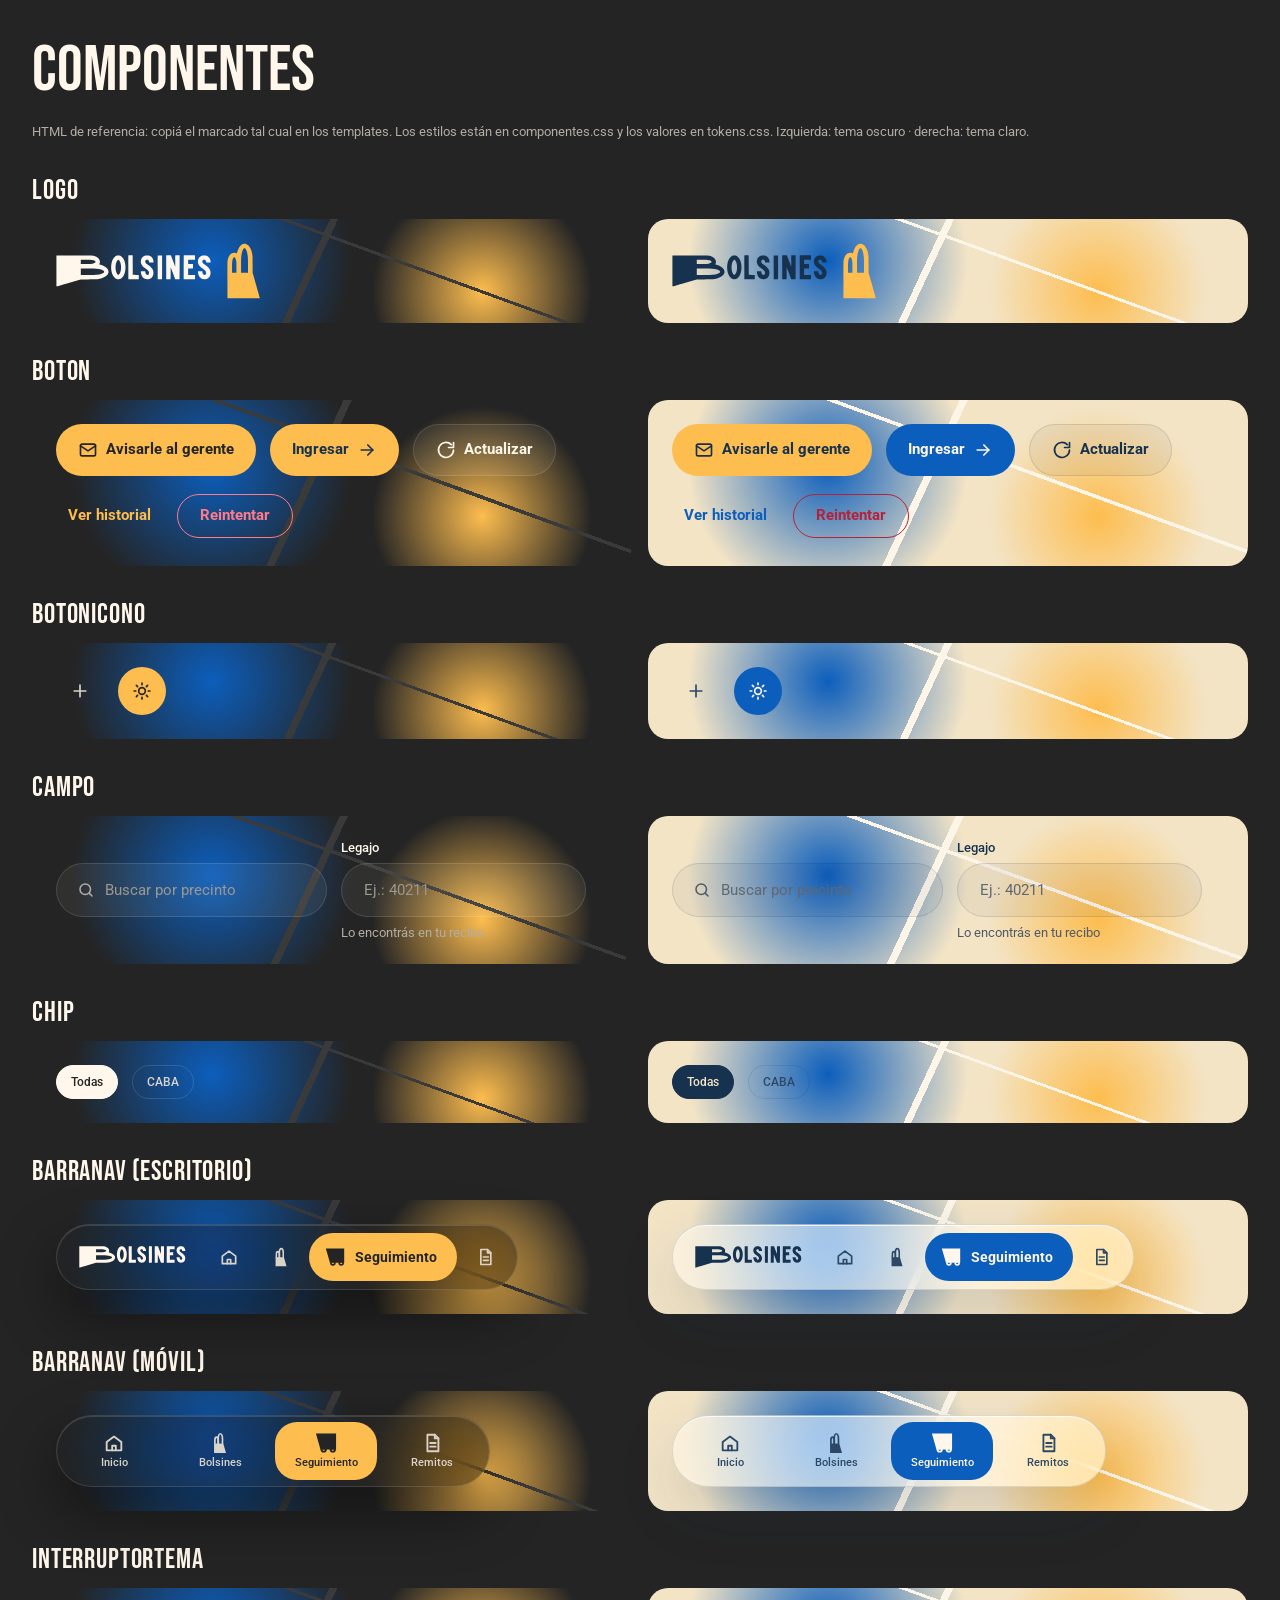
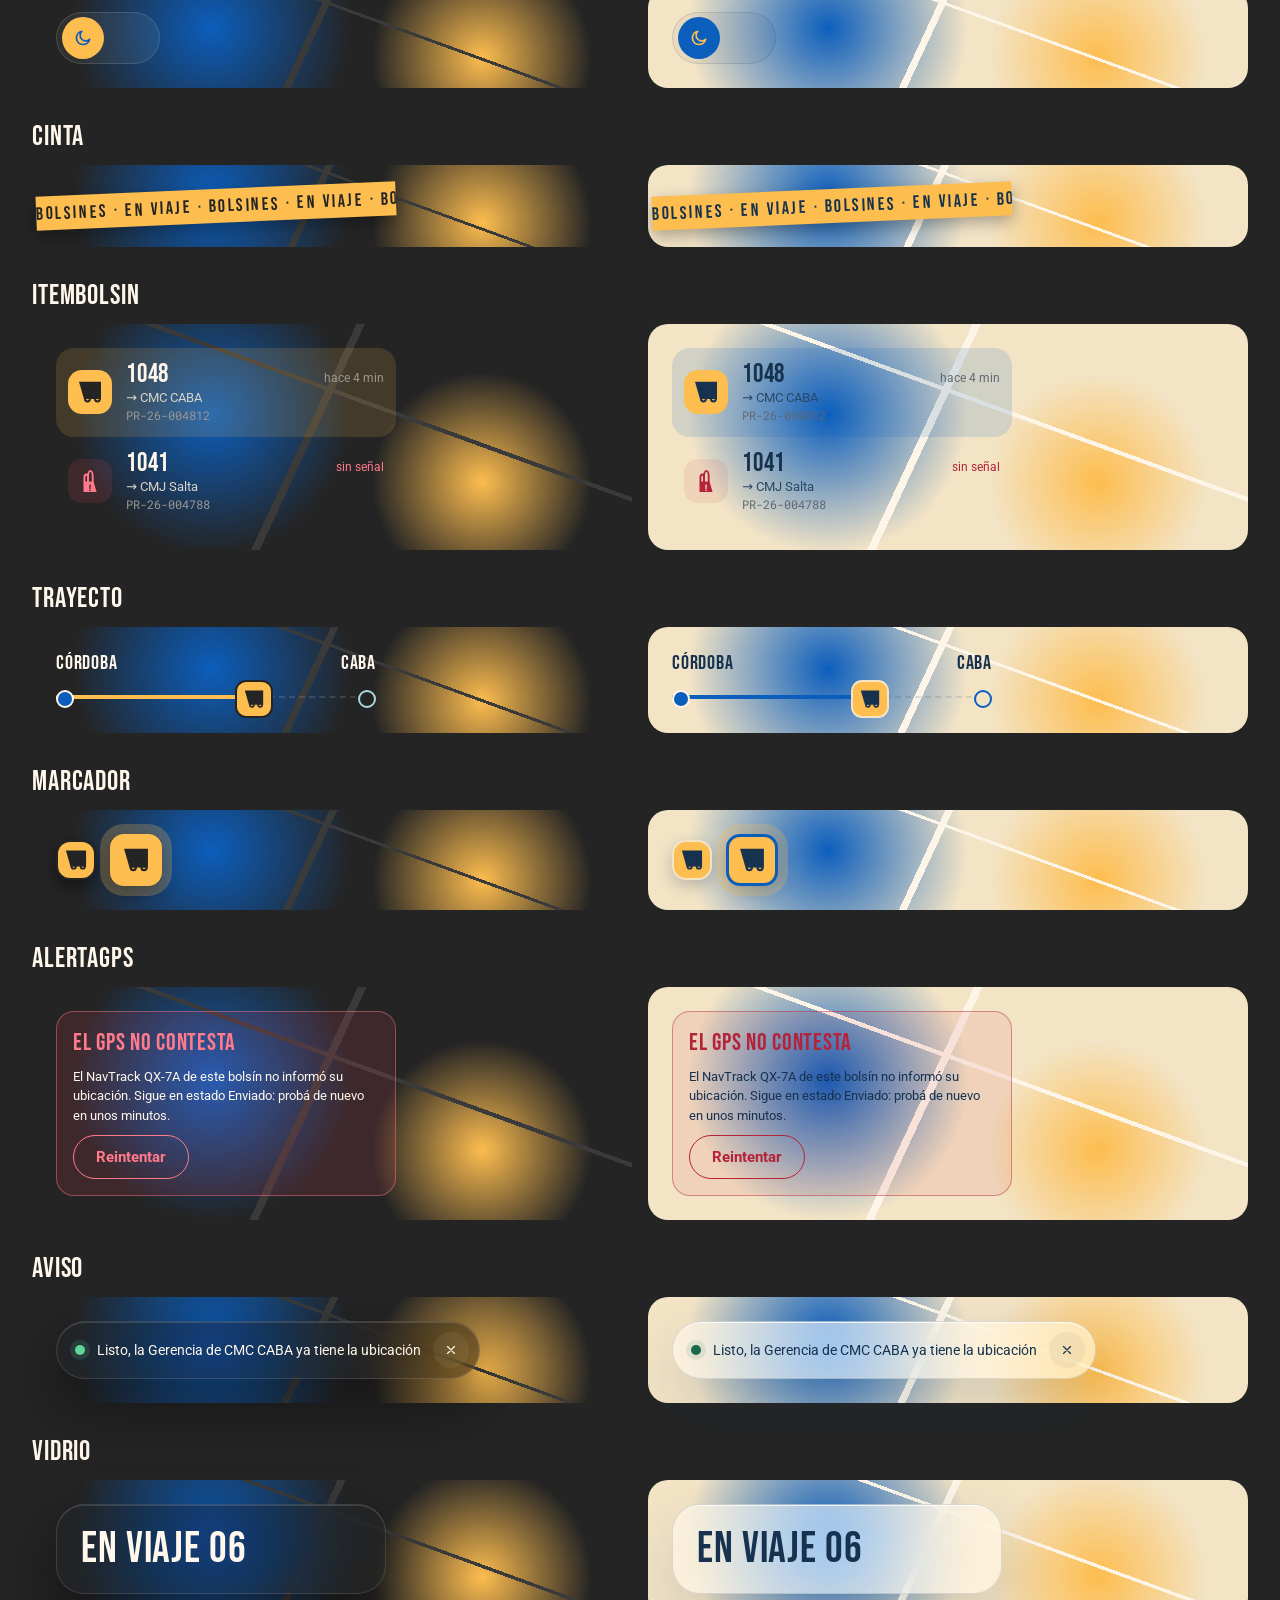
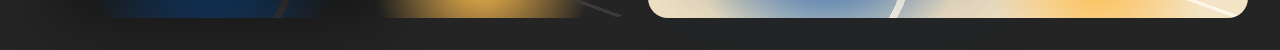
<file: docs/design-system/componentes.html>
<!doctype html>
<html lang="es" data-theme="oscuro"><head><meta charset="utf-8"><title>Bolsines · componentes</title>
<link href="https://fonts.googleapis.com/css2?family=Bebas+Neue&family=Roboto:wght@400;500;700&family=Roboto+Mono:wght@500&display=swap" rel="stylesheet">
<link rel="stylesheet" href="tokens.css"><link rel="stylesheet" href="componentes.css">
<style>body{margin:0;padding:32px;background:var(--fondo);color:var(--tinta);font-family:var(--font-sans)}h1{font-family:var(--font-display);font-weight:400;font-size:64px;margin:0 0 8px}h2{font-family:var(--font-display);font-weight:400;font-size:28px;letter-spacing:.03em;margin:32px 0 12px}.fila{display:grid;grid-template-columns:1fr 1fr;gap:16px}.tema{background-color:var(--fondo);color:var(--tinta);padding:24px;border-radius:20px;display:flex;flex-wrap:wrap;gap:14px;align-items:center}</style>
</head><body>
<h1>Componentes</h1><p class="t-cuerpo-s" style="color:var(--tinta-tenue)">HTML de referencia: copiá el marcado tal cual en los templates. Los estilos están en componentes.css y los valores en tokens.css. Izquierda: tema oscuro · derecha: tema claro.</p>

<section><h2>Logo</h2>
<div class="fila"><div class="tema bol-demo-mapa" data-theme="oscuro"><svg role="img" aria-label="Bolsines" viewBox="-4 -4 1500 306" style="height:32px;width:auto;display:block"><path fill="var(--tinta)" fill-rule="evenodd" d="M0.00 148.11L0.00 -0.01L167.19 0.08C294.50 0.14 334.97 0.23 336.88 0.46C345.87 1.53 350.07 2.25 356.20 3.76C374.67 8.34 389.89 16.52 400.89 27.78C404.34 31.31 406.03 33.39 408.33 36.90C418.23 52.03 418.83 69.09 410.01 84.68C409.00 86.47 409.00 86.49 409.56 86.61C409.87 86.68 411.93 87.13 414.12 87.61C423.50 89.67 435.12 93.23 443.38 96.57C475.22 109.47 495.04 129.07 497.89 150.49C499.69 164.05 494.44 177.56 482.62 189.72C465.51 207.34 437.17 220.10 402.08 225.98C394.96 227.18 389.03 227.87 378.12 228.80C375.59 229.01 355.05 229.13 303.38 229.23L232.12 229.38L116.75 262.57C53.29 280.83 1.07 295.87 0.69 296.00L0.00 296.22L0.00 148.11ZM590.25 228.57C587.58 228.43 580.36 227.22 579.25 226.73C578.63 226.46 577.56 226.08 576.88 225.89C574.32 225.16 572.09 224.29 570.88 223.54C570.19 223.11 569.12 222.48 568.50 222.12C567.88 221.77 566.87 221.15 566.25 220.75C565.63 220.34 564.84 219.87 564.50 219.70C563.75 219.34 561.62 217.58 557.78 214.16C553.72 210.55 553.33 210.15 551.30 207.50C550.30 206.19 548.59 204.00 547.50 202.62C546.41 201.25 544.92 199.07 544.19 197.78C543.47 196.49 542.57 194.92 542.20 194.28C541.83 193.65 541.29 192.68 541.01 192.12C540.72 191.57 540.19 190.62 539.83 190.00C538.53 187.76 537.25 185.24 537.25 184.93C537.25 184.75 537.02 184.16 536.74 183.62C536.46 183.07 536.08 182.12 535.89 181.50C535.70 180.88 535.31 179.93 535.02 179.38C534.73 178.84 534.50 178.25 534.50 178.06C534.50 177.88 534.22 177.18 533.88 176.50C533.53 175.82 533.25 175.07 533.25 174.82C533.25 174.58 532.97 173.93 532.63 173.38C532.29 172.82 532.01 172.17 532.01 171.92C532.00 171.67 531.73 170.65 531.40 169.67C531.06 168.68 530.71 167.37 530.62 166.75C530.52 166.13 530.28 165.23 530.08 164.75C529.88 164.27 529.57 163.20 529.39 162.38C529.04 160.74 528.25 157.81 527.48 155.25C527.21 154.36 526.88 152.52 526.74 151.16C526.61 149.80 526.34 148.00 526.14 147.16C525.95 146.32 525.67 144.50 525.52 143.12C525.37 141.75 525.03 139.50 524.76 138.12C524.43 136.43 524.19 133.52 524.00 129.07C523.85 125.47 523.63 121.36 523.50 119.95C523.17 116.26 523.20 112.32 523.61 106.35C523.81 103.48 524.04 99.16 524.13 96.75C524.23 94.05 524.47 91.47 524.77 90.00C525.03 88.69 525.36 86.54 525.49 85.22C525.63 83.90 525.91 82.10 526.12 81.22C526.32 80.34 526.62 78.39 526.77 76.89C526.92 75.38 527.25 73.64 527.49 73.01C527.73 72.39 528.02 71.31 528.12 70.62C528.22 69.94 528.46 68.98 528.67 68.50C528.87 68.02 529.19 66.89 529.38 66.00C529.74 64.30 530.37 62.01 531.40 58.62C531.73 57.53 532.01 56.46 532.01 56.25C532.00 56.04 532.22 55.52 532.49 55.08C532.75 54.64 533.10 53.80 533.26 53.21C533.41 52.61 533.69 51.88 533.88 51.59C534.07 51.30 534.46 50.42 534.74 49.65C535.95 46.34 536.25 45.57 536.74 44.63C537.02 44.09 537.25 43.50 537.25 43.32C537.25 43.02 538.09 41.19 538.82 39.88C539.33 38.96 540.62 36.70 541.15 35.78C541.80 34.67 542.95 32.63 543.49 31.62C545.03 28.77 546.18 27.09 548.65 24.09C549.46 23.10 550.60 21.64 551.17 20.84C552.58 18.88 553.83 17.57 557.25 14.46C561.36 10.73 563.72 8.75 564.05 8.75C564.21 8.75 564.53 8.57 564.78 8.35C565.02 8.13 565.55 7.77 565.96 7.54C567.75 6.54 569.20 5.68 570.25 5.00C571.60 4.11 572.01 3.91 573.56 3.40C574.22 3.18 575.28 2.82 575.94 2.61C576.59 2.39 577.63 1.99 578.25 1.73C580.31 0.84 584.08 0.21 590.50 -0.34C594.11 -0.64 603.83 0.75 605.53 1.82C605.86 2.03 606.55 2.27 607.06 2.36C607.58 2.45 608.59 2.80 609.31 3.13C610.03 3.47 610.84 3.75 611.11 3.75C611.38 3.75 612.00 4.01 612.49 4.33C612.98 4.65 613.83 5.20 614.38 5.54C614.92 5.89 615.93 6.53 616.61 6.96C617.28 7.40 617.97 7.75 618.13 7.75C618.29 7.75 618.62 7.97 618.87 8.24C619.11 8.52 619.55 8.81 619.85 8.90C620.44 9.09 622.64 10.93 626.35 14.35C630.42 18.10 630.58 18.27 632.74 21.12C633.89 22.64 635.35 24.49 635.99 25.25C637.59 27.14 638.74 28.87 639.67 30.75C639.91 31.23 640.24 31.79 640.40 32.00C640.57 32.21 641.01 32.94 641.39 33.62C642.36 35.41 642.94 36.45 643.77 37.88C644.17 38.56 644.78 39.69 645.14 40.38C645.49 41.06 645.93 41.91 646.13 42.25C646.33 42.59 646.49 43.07 646.50 43.30C646.50 43.53 646.78 44.25 647.12 44.90C647.47 45.55 647.75 46.23 647.75 46.42C647.75 46.61 648.03 47.32 648.38 48.00C648.72 48.68 649.00 49.39 649.00 49.58C649.00 49.77 649.27 50.43 649.60 51.05C649.92 51.66 650.27 52.55 650.37 53.02C650.47 53.49 650.73 54.16 650.95 54.50C651.34 55.11 651.91 56.88 652.68 59.88C652.89 60.70 653.23 61.88 653.43 62.50C653.63 63.12 654.00 64.53 654.26 65.62C654.52 66.72 654.90 68.08 655.11 68.62C655.31 69.17 655.48 69.87 655.49 70.18C655.50 70.48 655.77 71.55 656.09 72.55C656.42 73.56 656.76 75.28 656.86 76.38C656.96 77.47 657.25 79.33 657.50 80.50C657.75 81.67 658.04 83.53 658.13 84.62C658.22 85.72 658.52 87.64 658.79 88.88C659.11 90.34 659.37 92.88 659.52 96.12C659.64 98.88 659.92 103.39 660.12 106.15C660.60 112.45 660.60 115.41 660.13 121.93C659.92 124.79 659.64 129.38 659.51 132.12C659.37 134.88 659.09 137.83 658.88 138.70C658.67 139.57 658.38 141.37 658.24 142.70C658.10 144.03 657.77 146.25 657.50 147.62C657.24 149.00 656.94 150.97 656.85 152.00C656.76 153.03 656.41 154.69 656.09 155.70C655.77 156.70 655.50 157.72 655.50 157.96C655.50 158.21 655.22 159.22 654.88 160.20C654.53 161.19 654.25 162.24 654.25 162.55C654.25 162.86 653.98 163.96 653.66 165.00C653.33 166.03 652.89 167.55 652.68 168.38C651.95 171.22 651.31 173.25 651.06 173.56C650.91 173.73 650.56 174.52 650.27 175.31C649.99 176.10 649.52 177.38 649.24 178.15C648.96 178.92 648.57 179.80 648.38 180.09C648.19 180.38 647.91 181.11 647.76 181.71C647.60 182.30 647.25 183.14 646.99 183.58C646.72 184.02 646.50 184.53 646.50 184.72C646.50 185.10 645.17 187.81 643.98 189.88C643.59 190.56 643.07 191.52 642.83 192.00C642.59 192.48 642.26 193.04 642.10 193.25C641.82 193.59 641.06 194.94 640.07 196.81C638.89 199.06 637.03 201.75 634.75 204.50C633.42 206.11 631.54 208.53 631.00 209.33C630.19 210.55 620.98 218.72 619.50 219.53C619.02 219.80 618.12 220.35 617.50 220.75C616.88 221.15 615.87 221.78 615.25 222.13C614.63 222.49 613.67 223.06 613.12 223.39C611.78 224.21 610.59 224.75 610.16 224.75C609.96 224.75 609.20 225.03 608.46 225.37C607.73 225.71 606.91 226.00 606.66 226.00C606.40 226.00 605.55 226.28 604.78 226.61C602.54 227.59 593.83 228.76 590.25 228.57ZM1137.25 228.54C1136.37 228.42 1135.83 227.85 1135.64 226.86C1135.55 226.39 1135.20 225.41 1134.87 224.69C1134.53 223.97 1134.25 223.15 1134.25 222.87C1134.25 222.59 1134.08 222.12 1133.87 221.81C1133.66 221.51 1133.22 220.51 1132.90 219.57C1131.94 216.78 1131.71 216.18 1131.13 214.88C1130.82 214.19 1130.48 213.23 1130.38 212.75C1130.27 212.27 1129.98 211.48 1129.73 211.00C1129.48 210.52 1129.11 209.62 1128.91 209.00C1128.18 206.78 1127.46 204.86 1126.98 203.86C1126.72 203.30 1126.50 202.69 1126.50 202.50C1126.50 202.31 1126.28 201.70 1126.02 201.14C1125.54 200.14 1124.82 198.22 1124.09 196.00C1123.89 195.38 1123.52 194.48 1123.27 194.00C1123.02 193.52 1122.73 192.73 1122.63 192.25C1122.53 191.77 1122.24 190.98 1122.00 190.50C1121.75 190.02 1121.35 189.06 1121.12 188.38C1120.10 185.34 1119.52 183.77 1119.27 183.34C1119.02 182.90 1118.38 181.16 1117.59 178.75C1117.39 178.13 1117.02 177.23 1116.77 176.75C1116.52 176.27 1116.23 175.48 1116.13 175.00C1116.03 174.52 1115.76 173.79 1115.52 173.38C1115.28 172.96 1114.96 172.12 1114.80 171.50C1114.65 170.88 1114.29 169.93 1114.01 169.38C1113.73 168.84 1113.50 168.23 1113.50 168.03C1113.50 167.82 1113.28 167.20 1113.02 166.64C1112.54 165.64 1111.82 163.72 1111.09 161.50C1110.89 160.88 1110.52 159.98 1110.27 159.50C1110.02 159.02 1109.73 158.23 1109.62 157.75C1109.52 157.27 1109.23 156.48 1108.98 156.00C1108.73 155.52 1108.34 154.56 1108.11 153.88C1107.24 151.24 1106.53 149.35 1106.15 148.62C1105.93 148.21 1105.75 147.70 1105.75 147.49C1105.75 147.28 1105.52 146.66 1105.24 146.12C1104.97 145.57 1104.62 144.68 1104.48 144.12C1104.34 143.57 1104.01 142.68 1103.75 142.12C1103.49 141.57 1103.11 140.62 1102.91 140.00C1102.71 139.38 1102.24 138.09 1101.87 137.12C1101.50 136.16 1100.97 134.76 1100.71 134.00C1100.44 133.24 1100.02 132.18 1099.77 131.62C1099.52 131.07 1099.12 130.06 1098.89 129.38C1098.65 128.69 1098.18 127.39 1097.83 126.50C1097.49 125.61 1097.04 124.37 1096.84 123.75C1096.63 123.13 1096.25 122.18 1095.99 121.62C1095.46 120.54 1094.69 118.35 1094.13 116.40C1093.72 114.98 1093.14 114.26 1092.74 114.66C1092.55 114.85 1092.48 131.98 1092.49 171.31C1092.51 222.62 1092.48 227.74 1092.11 228.10C1091.75 228.46 1089.66 228.50 1071.34 228.50C1057.77 228.50 1050.81 228.41 1050.48 228.24C1050.01 227.99 1050.00 226.44 1050.00 114.13C1050.00 10.97 1050.04 0.25 1050.39 -0.11C1050.74 -0.46 1053.10 -0.50 1072.58 -0.50C1084.57 -0.49 1094.53 -0.40 1094.71 -0.28C1095.09 -0.04 1096.12 2.27 1096.61 4.00C1096.79 4.62 1097.11 5.46 1097.33 5.88C1097.55 6.29 1097.89 7.13 1098.09 7.75C1098.29 8.37 1098.76 9.66 1099.13 10.62C1099.51 11.59 1100.07 13.12 1100.39 14.03C1100.70 14.95 1101.08 15.90 1101.23 16.16C1101.48 16.60 1102.12 18.34 1102.91 20.75C1103.11 21.37 1103.48 22.27 1103.73 22.75C1103.98 23.23 1104.27 24.02 1104.37 24.50C1104.47 24.98 1104.76 25.77 1105.00 26.25C1105.25 26.73 1105.63 27.63 1105.83 28.25C1106.77 31.03 1107.28 32.41 1107.52 32.84C1107.67 33.10 1108.05 34.05 1108.36 34.97C1108.68 35.88 1109.24 37.41 1109.62 38.38C1109.99 39.34 1110.46 40.63 1110.66 41.25C1110.86 41.87 1111.23 42.77 1111.48 43.25C1111.73 43.73 1112.02 44.52 1112.12 45.00C1112.23 45.48 1112.58 46.41 1112.91 47.05C1113.23 47.70 1113.50 48.43 1113.51 48.68C1113.51 48.92 1113.79 49.69 1114.13 50.38C1114.47 51.06 1114.75 51.79 1114.75 51.98C1114.75 52.18 1114.97 52.80 1115.23 53.36C1115.68 54.30 1115.98 55.08 1117.14 58.38C1117.38 59.06 1117.84 60.19 1118.16 60.88C1118.49 61.57 1118.75 62.33 1118.75 62.58C1118.75 62.82 1119.03 63.55 1119.38 64.20C1119.72 64.84 1120.00 65.60 1120.00 65.88C1120.00 66.15 1120.28 66.91 1120.62 67.55C1120.97 68.20 1121.25 68.92 1121.25 69.16C1121.25 69.40 1121.47 70.05 1121.74 70.61C1122.01 71.17 1122.46 72.25 1122.72 73.00C1122.99 73.76 1123.45 75.05 1123.75 75.88C1124.04 76.70 1124.50 77.83 1124.77 78.39C1125.03 78.95 1125.25 79.60 1125.25 79.84C1125.25 80.07 1125.52 80.80 1125.84 81.45C1126.17 82.09 1126.52 83.01 1126.62 83.48C1126.72 83.95 1127.02 84.68 1127.28 85.10C1127.54 85.53 1127.75 86.09 1127.75 86.36C1127.75 86.62 1127.97 87.30 1128.24 87.86C1128.51 88.42 1128.96 89.50 1129.22 90.25C1129.49 91.01 1129.95 92.30 1130.25 93.12C1130.54 93.95 1131.00 95.08 1131.27 95.64C1131.53 96.20 1131.75 96.81 1131.75 97.00C1131.75 97.19 1131.97 97.80 1132.23 98.36C1132.73 99.40 1133.42 101.28 1134.24 103.81C1134.49 104.60 1135.00 105.59 1135.35 106.02C1135.71 106.44 1136.00 106.89 1136.00 107.02C1136.00 107.15 1136.11 107.25 1136.24 107.25C1136.39 107.25 1136.48 87.64 1136.49 53.69C1136.50 3.61 1136.52 0.10 1136.92 -0.19C1137.53 -0.63 1177.75 -0.65 1178.20 -0.20C1178.65 0.25 1178.64 228.22 1178.19 228.38C1177.83 228.52 1138.19 228.67 1137.25 228.54ZM1218.06 228.54C1217.63 228.27 1217.60 0.36 1218.03 -0.16C1218.46 -0.68 1325.05 -0.67 1325.48 -0.15C1325.93 0.40 1325.88 41.23 1325.42 41.68C1325.15 41.96 1319.51 42.02 1293.04 42.00L1260.99 41.99L1260.36 42.61L1259.74 43.24L1259.81 62.51C1259.87 81.27 1259.89 81.80 1260.36 82.15C1260.77 82.45 1264.28 82.50 1283.16 82.50L1305.47 82.50L1305.86 83.06C1306.21 83.55 1306.25 85.92 1306.25 103.74C1306.24 114.82 1306.15 124.01 1306.05 124.18C1305.89 124.42 1300.84 124.51 1283.21 124.56C1264.47 124.61 1260.51 124.68 1260.16 124.97C1259.78 125.28 1259.75 127.71 1259.75 155.25C1259.75 185.15 1259.75 185.18 1260.27 185.84L1260.79 186.50L1292.99 186.50C1320.07 186.50 1325.23 186.55 1325.48 186.85C1325.69 187.10 1325.76 192.64 1325.77 207.65C1325.77 226.78 1325.74 228.14 1325.34 228.43C1324.99 228.69 1314.25 228.75 1271.64 228.75C1242.34 228.74 1218.23 228.65 1218.06 228.54ZM688.01 228.02C687.83 227.69 687.75 191.76 687.75 113.93C687.75 4.19 687.77 0.31 688.21 -0.09C688.62 -0.46 690.42 -0.50 708.93 -0.50C725.69 -0.50 729.24 -0.44 729.47 -0.16C729.68 0.09 729.77 24.62 729.81 92.97C729.87 175.14 729.92 185.80 730.25 186.01C730.48 186.15 741.44 186.24 758.69 186.25C786.41 186.25 786.76 186.26 787.25 186.75C787.74 187.24 787.75 187.58 787.75 207.62C787.75 227.50 787.74 227.99 787.27 228.24C786.94 228.42 771.00 228.50 737.53 228.50C689.08 228.50 688.26 228.49 688.01 228.02ZM868.00 228.34C867.52 228.28 865.33 228.01 863.12 227.74C860.92 227.47 858.23 226.98 857.12 226.66C856.02 226.33 854.34 225.87 853.38 225.63C849.72 224.71 848.86 224.43 848.28 223.97C847.95 223.71 847.57 223.50 847.42 223.50C847.14 223.50 844.50 222.31 842.71 221.36C842.07 221.03 841.41 220.75 841.25 220.75C840.82 220.75 839.01 219.60 837.12 218.12C836.24 217.44 834.70 216.31 833.70 215.62C831.86 214.37 828.89 211.52 825.59 207.86C823.11 205.11 822.65 204.52 822.03 203.38C821.73 202.82 821.15 201.87 820.75 201.25C820.35 200.63 819.78 199.73 819.50 199.25C819.21 198.77 818.60 197.76 818.13 197.00C817.09 195.29 816.09 193.26 815.50 191.62C814.32 188.37 813.80 187.06 813.42 186.32C813.19 185.88 813.00 185.35 813.00 185.13C813.00 184.91 812.77 184.27 812.48 183.71C812.20 183.16 811.86 182.01 811.72 181.16C811.59 180.32 811.32 179.11 811.11 178.49C810.91 177.87 810.58 176.41 810.38 175.25C810.17 174.09 809.84 172.63 809.63 172.01C808.59 168.81 807.12 152.27 807.82 151.57C808.08 151.31 812.04 151.24 828.51 151.24C851.26 151.23 849.50 151.08 849.50 152.99C849.50 153.47 849.72 155.34 849.98 157.12C850.24 158.91 850.53 161.39 850.62 162.62C850.78 164.75 851.02 165.73 852.60 170.63C852.96 171.74 853.25 172.78 853.25 172.96C853.25 173.35 853.82 174.58 854.61 175.88C854.94 176.43 855.52 177.44 855.89 178.12C856.49 179.22 858.69 181.58 860.91 183.50C862.37 184.76 866.39 185.87 870.50 186.14C873.53 186.33 875.93 185.92 877.95 184.85C879.97 183.78 882.54 180.93 883.20 179.04C883.35 178.59 883.69 177.92 883.95 177.55C884.21 177.18 884.74 175.53 885.14 173.88C885.82 171.06 885.86 170.60 885.80 166.42C885.75 163.12 885.64 161.70 885.35 160.92C885.13 160.35 884.80 159.32 884.61 158.65C884.42 157.98 884.03 156.96 883.75 156.38C883.48 155.81 883.25 155.12 883.25 154.86C883.24 154.42 882.74 153.55 881.25 151.38C880.97 150.96 880.05 149.59 879.21 148.32C878.07 146.58 876.61 144.95 873.34 141.75C870.95 139.41 868.90 137.50 868.78 137.50C868.66 137.50 867.88 136.97 867.04 136.31C866.21 135.66 865.12 134.84 864.63 134.50C864.14 134.16 862.90 133.26 861.88 132.50C860.85 131.74 859.61 130.84 859.11 130.50C858.62 130.16 857.78 129.54 857.25 129.12C856.72 128.71 855.87 128.09 855.38 127.75C854.88 127.41 854.10 126.84 853.63 126.50C853.17 126.16 852.08 125.37 851.22 124.75C848.97 123.14 847.18 121.82 846.81 121.50C846.63 121.35 845.77 120.73 844.90 120.13C844.02 119.53 843.09 118.86 842.84 118.65C842.16 118.09 840.65 116.97 839.62 116.25C838.52 115.49 835.27 112.85 834.74 112.29C834.52 112.06 832.55 110.22 830.36 108.20C828.17 106.17 825.98 104.00 825.50 103.37C825.02 102.75 823.84 101.25 822.87 100.05C821.91 98.85 820.73 97.33 820.25 96.66C819.77 96.00 819.21 95.26 819.00 95.03C818.17 94.10 817.29 92.82 816.75 91.75C815.93 90.14 815.03 88.44 814.76 88.00C814.63 87.79 814.34 87.23 814.10 86.75C812.85 84.20 812.47 83.51 812.26 83.38C812.14 83.30 811.85 82.60 811.62 81.81C811.39 81.02 811.11 80.26 811.00 80.12C810.88 79.98 810.61 79.11 810.40 78.18C810.18 77.24 809.85 76.18 809.66 75.80C809.47 75.43 809.24 74.67 809.14 74.12C809.04 73.58 808.74 72.63 808.48 72.02C808.14 71.25 807.92 69.90 807.75 67.48C807.61 65.59 807.32 62.88 807.10 61.46C806.72 59.08 806.72 58.68 807.10 55.88C807.33 54.23 807.61 51.52 807.73 49.88C807.86 48.05 808.14 46.24 808.46 45.25C809.83 41.00 810.05 40.27 810.38 38.84C810.81 36.97 810.99 36.55 813.83 30.75C815.55 27.24 816.61 25.44 818.24 23.28C819.41 21.71 820.61 20.08 820.91 19.65C821.62 18.60 823.19 17.01 825.84 14.62C827.05 13.52 828.51 12.19 829.09 11.66C829.66 11.13 830.59 10.50 831.16 10.25C831.73 10.00 832.27 9.67 832.36 9.53C832.45 9.38 832.99 9.03 833.57 8.75C834.15 8.47 835.08 7.96 835.62 7.63C837.44 6.53 840.53 5.00 840.95 4.99C841.19 4.99 841.94 4.71 842.62 4.37C843.31 4.03 844.04 3.75 844.25 3.75C844.46 3.74 845.13 3.51 845.75 3.22C847.16 2.57 851.88 1.35 853.88 1.13C854.70 1.03 856.22 0.71 857.25 0.42C859.00 -0.09 859.66 -0.12 867.38 -0.12C874.85 -0.12 875.93 -0.07 878.88 0.45C884.20 1.38 884.64 1.49 888.75 2.90C889.37 3.12 890.54 3.46 891.35 3.66C892.17 3.86 893.11 4.25 893.45 4.51C893.79 4.78 894.26 5.00 894.49 5.00C894.71 5.00 895.28 5.28 895.75 5.63C896.22 5.97 896.73 6.25 896.89 6.25C897.05 6.25 897.58 6.52 898.06 6.85C898.55 7.18 899.19 7.53 899.49 7.62C900.35 7.89 901.59 8.74 904.10 10.75C905.38 11.78 907.09 13.13 907.88 13.75C908.68 14.37 910.17 15.89 911.19 17.12C912.22 18.36 913.61 20.02 914.29 20.80C915.74 22.47 916.99 24.25 917.00 24.67C917.00 24.83 917.26 25.28 917.57 25.67C917.88 26.06 918.33 26.77 918.57 27.25C918.80 27.73 919.45 28.84 920.00 29.71C920.55 30.59 921.00 31.41 921.00 31.54C921.00 31.67 921.28 32.30 921.62 32.95C921.97 33.59 922.25 34.29 922.25 34.50C922.25 34.71 922.53 35.44 922.87 36.12C923.21 36.81 923.49 37.54 923.49 37.75C923.50 37.95 923.77 38.68 924.10 39.37C924.85 40.92 925.91 44.46 926.13 46.12C926.22 46.81 926.50 48.05 926.76 48.88C928.13 53.30 929.37 65.58 928.53 66.59C928.22 66.97 926.48 67.00 908.01 67.00C888.84 67.00 887.81 66.98 887.42 66.55C886.94 66.02 886.37 63.22 886.00 59.64C885.84 58.10 885.51 56.55 885.12 55.59C884.78 54.74 884.50 53.80 884.50 53.51C884.50 53.01 883.50 50.95 882.06 48.50C880.88 46.48 876.59 42.75 875.45 42.75C875.24 42.75 874.52 42.45 873.85 42.09C872.65 41.43 872.53 41.42 867.75 41.40C863.32 41.38 862.75 41.42 861.50 41.91C860.74 42.21 859.83 42.52 859.47 42.60C859.10 42.68 858.15 43.20 857.34 43.76C856.53 44.31 855.48 45.03 855.00 45.35C853.95 46.05 853.68 46.36 852.14 48.60C849.96 51.75 849.16 54.84 849.31 59.50C849.40 62.52 849.49 63.02 850.08 64.27C850.45 65.04 850.75 65.81 850.75 65.97C850.75 66.41 852.41 69.49 853.27 70.62C854.01 71.62 855.02 73.03 855.76 74.14C855.97 74.46 856.87 75.41 857.76 76.26C858.65 77.10 860.28 78.66 861.39 79.71C862.49 80.76 864.27 82.24 865.34 83.00C866.41 83.76 867.67 84.66 868.14 85.00C868.60 85.34 869.38 85.91 869.88 86.25C870.37 86.59 871.22 87.21 871.75 87.62C872.28 88.04 873.13 88.66 873.62 89.00C875.04 89.99 876.34 90.94 876.75 91.30C876.96 91.48 877.47 91.84 877.88 92.10C878.80 92.70 883.18 95.89 884.88 97.20C885.56 97.73 886.91 98.71 887.88 99.37C888.84 100.02 890.04 100.89 890.55 101.29C891.05 101.69 892.07 102.42 892.80 102.92C894.06 103.78 896.80 106.04 897.88 107.12C898.17 107.40 899.40 108.53 900.63 109.62C905.16 113.67 906.41 114.90 907.88 116.75C908.70 117.79 910.45 119.93 911.76 121.51C914.08 124.30 915.30 125.98 915.93 127.25C916.10 127.59 916.69 128.59 917.25 129.46C917.80 130.34 918.25 131.14 918.25 131.24C918.25 131.35 918.59 131.86 919.00 132.38C919.41 132.89 919.75 133.42 919.75 133.55C919.75 133.67 920.03 134.19 920.38 134.70C920.72 135.20 921.00 135.79 921.01 136.00C921.01 136.20 921.29 136.94 921.63 137.62C921.97 138.31 922.25 139.04 922.25 139.25C922.25 139.46 922.52 140.13 922.84 140.75C923.17 141.37 923.52 142.27 923.63 142.75C923.73 143.23 924.02 144.02 924.27 144.50C924.97 145.84 925.92 149.19 926.11 151.00C926.21 151.89 926.45 153.22 926.65 153.94C927.41 156.66 927.52 157.80 927.73 164.88C927.93 171.39 927.91 172.50 927.47 175.81C927.21 177.83 926.89 179.75 926.77 180.08C926.64 180.40 926.41 181.78 926.25 183.15C926.08 184.61 925.77 185.93 925.51 186.38C925.26 186.79 924.98 187.57 924.88 188.12C924.79 188.68 924.50 189.52 924.24 190.00C923.99 190.48 923.61 191.44 923.40 192.12C922.73 194.35 921.97 196.34 921.53 196.99C921.29 197.34 920.96 197.91 920.80 198.25C920.63 198.59 919.82 199.94 919.00 201.25C918.18 202.56 917.37 203.91 917.20 204.25C916.57 205.56 915.29 207.22 912.78 210.00C909.46 213.69 908.34 214.76 905.74 216.73C904.58 217.62 902.94 218.87 902.11 219.51C901.28 220.16 900.32 220.77 899.99 220.88C899.65 220.98 899.09 221.26 898.75 221.50C898.41 221.74 897.71 222.06 897.21 222.23C896.70 222.39 896.16 222.68 896.00 222.87C895.84 223.06 895.39 223.29 894.99 223.38C894.60 223.46 894.02 223.73 893.70 223.97C893.08 224.45 888.52 226.00 887.75 226.00C887.49 226.00 886.51 226.28 885.58 226.62C882.62 227.70 871.49 228.79 868.00 228.34ZM968.78 228.16C968.57 227.91 968.50 197.88 968.50 114.10C968.49 7.31 968.52 0.36 968.92 0.06C969.48 -0.35 1009.51 -0.40 1010.27 0.01C1010.74 0.26 1010.75 1.81 1010.75 113.90C1010.75 191.75 1010.67 227.69 1010.49 228.02C1010.24 228.49 1009.74 228.50 989.65 228.50C972.64 228.50 969.01 228.44 968.78 228.16ZM1414.12 228.35C1413.71 228.29 1411.49 228.01 1409.18 227.73C1406.70 227.43 1404.21 226.97 1403.11 226.61C1402.08 226.27 1400.95 226.00 1400.61 226.00C1400.27 226.00 1399.19 225.72 1398.20 225.38C1397.22 225.03 1396.25 224.75 1396.04 224.75C1395.71 224.75 1393.43 223.74 1391.06 222.53C1388.79 221.37 1387.44 220.75 1387.18 220.75C1386.88 220.74 1385.13 219.67 1384.12 218.87C1383.85 218.66 1382.94 218.00 1382.11 217.43C1379.04 215.29 1377.86 214.33 1375.76 212.25C1371.69 208.23 1367.25 202.92 1367.25 202.09C1367.25 202.00 1366.97 201.55 1366.62 201.10C1366.28 200.65 1366.00 200.17 1366.00 200.04C1366.00 199.90 1365.74 199.47 1365.41 199.08C1365.09 198.69 1364.67 198.08 1364.48 197.72C1364.12 197.06 1362.89 194.89 1362.32 193.90C1362.15 193.61 1362.01 193.15 1362.00 192.88C1362.00 192.60 1361.78 192.02 1361.51 191.58C1361.25 191.14 1360.90 190.30 1360.74 189.71C1360.58 189.11 1360.24 188.27 1359.98 187.85C1359.71 187.42 1359.50 186.85 1359.50 186.59C1359.50 186.32 1359.26 185.66 1358.98 185.12C1358.40 184.02 1357.33 180.21 1356.94 177.88C1356.80 177.05 1356.42 175.42 1356.10 174.25C1355.77 173.08 1355.50 171.84 1355.50 171.50C1355.50 171.16 1355.28 170.09 1355.00 169.13C1354.66 167.94 1354.42 165.96 1354.25 162.88C1354.10 160.40 1353.81 157.04 1353.59 155.41C1353.30 153.20 1353.27 152.29 1353.47 151.84L1353.74 151.25L1374.23 151.25C1396.83 151.25 1395.35 151.14 1395.60 152.82C1395.66 153.26 1395.84 155.31 1395.99 157.38C1396.32 161.89 1396.99 165.82 1397.86 168.35C1398.21 169.37 1398.50 170.43 1398.50 170.71C1398.50 171.40 1399.96 174.99 1400.53 175.72C1400.79 176.05 1401.00 176.46 1401.00 176.64C1401.00 176.82 1401.28 177.30 1401.62 177.70C1401.97 178.11 1402.25 178.55 1402.25 178.68C1402.25 179.25 1404.21 181.35 1406.02 182.74C1409.11 185.09 1412.09 185.99 1417.08 186.07C1421.96 186.15 1423.71 185.54 1426.56 182.79C1428.53 180.88 1430.88 176.19 1431.11 173.70C1431.19 172.78 1431.43 171.56 1431.63 170.99C1431.83 170.41 1432.00 169.27 1432.00 168.46C1432.00 165.04 1431.08 159.27 1430.35 158.09C1430.17 157.79 1429.88 157.00 1429.72 156.34C1429.39 155.01 1428.46 153.21 1426.89 150.87C1426.33 150.04 1425.76 149.19 1425.62 148.97C1424.31 146.89 1423.39 145.85 1419.84 142.34C1417.59 140.12 1415.06 137.81 1414.23 137.21C1412.24 135.79 1411.34 135.12 1409.44 133.69C1407.91 132.54 1404.95 130.37 1403.31 129.20C1402.86 128.89 1401.65 128.01 1400.62 127.25C1399.60 126.49 1398.36 125.59 1397.88 125.25C1397.39 124.91 1396.15 124.01 1395.12 123.25C1394.10 122.49 1392.86 121.59 1392.37 121.25C1391.88 120.91 1390.78 120.08 1389.93 119.41C1389.07 118.75 1388.15 118.08 1387.88 117.94C1387.60 117.79 1387.04 117.41 1386.62 117.08C1385.62 116.28 1385.12 115.90 1383.52 114.72C1380.69 112.64 1371.77 103.94 1369.88 101.41C1369.19 100.50 1368.01 98.97 1367.25 98.03C1364.68 94.81 1363.63 93.41 1363.22 92.64C1362.99 92.22 1362.48 91.26 1362.07 90.50C1361.41 89.27 1359.48 85.63 1358.42 83.62C1357.51 81.89 1357.05 80.80 1356.89 79.99C1356.79 79.51 1356.44 78.28 1356.11 77.25C1355.78 76.22 1355.33 74.81 1355.11 74.12C1353.93 70.47 1352.92 63.18 1352.95 58.50C1352.97 54.56 1354.05 46.34 1354.88 43.75C1355.98 40.33 1356.71 37.89 1356.89 37.00C1356.98 36.52 1357.27 35.73 1357.52 35.25C1357.77 34.77 1358.13 34.04 1358.32 33.62C1358.51 33.21 1358.79 32.65 1358.95 32.38C1359.11 32.10 1359.41 31.48 1359.63 31.00C1360.13 29.88 1360.67 28.79 1361.13 28.00C1361.33 27.66 1361.71 26.92 1361.99 26.38C1362.27 25.83 1362.86 24.90 1363.31 24.32C1363.76 23.75 1364.86 22.29 1365.75 21.09C1368.30 17.65 1374.82 11.42 1377.25 10.10C1377.87 9.76 1378.83 9.21 1379.38 8.87C1379.92 8.54 1380.85 8.03 1381.43 7.75C1382.01 7.47 1382.54 7.14 1382.61 7.03C1382.82 6.68 1386.37 5.00 1386.90 5.00C1387.16 5.00 1387.91 4.72 1388.55 4.38C1389.20 4.03 1389.93 3.75 1390.18 3.74C1390.42 3.74 1391.13 3.51 1391.75 3.22C1393.08 2.61 1397.80 1.38 1399.75 1.13C1400.51 1.04 1402.08 0.72 1403.25 0.42C1405.22 -0.09 1405.97 -0.12 1413.50 -0.12C1420.85 -0.12 1421.94 -0.07 1424.88 0.45C1430.20 1.38 1430.63 1.49 1434.75 2.90C1435.37 3.12 1436.44 3.44 1437.12 3.62C1438.17 3.89 1441.56 5.52 1444.88 7.34C1445.29 7.56 1445.70 7.75 1445.80 7.75C1446.17 7.75 1448.48 9.44 1451.23 11.70C1452.80 12.99 1454.22 14.10 1454.39 14.17C1454.80 14.32 1461.68 22.49 1462.36 23.61C1464.63 27.41 1465.18 28.36 1465.97 29.79C1466.29 30.39 1466.70 31.04 1466.87 31.25C1467.04 31.46 1467.35 32.13 1467.57 32.75C1468.40 35.14 1469.18 37.16 1469.58 37.93C1469.81 38.37 1470.00 38.93 1470.00 39.18C1470.00 39.42 1470.23 40.00 1470.51 40.46C1470.79 40.91 1471.17 42.09 1471.36 43.08C1471.55 44.07 1471.83 45.18 1471.97 45.56C1472.12 45.93 1472.36 47.00 1472.52 47.93C1472.67 48.86 1473.01 50.35 1473.28 51.24C1473.55 52.12 1473.88 54.24 1474.01 55.93C1474.15 57.63 1474.43 60.17 1474.63 61.57C1474.83 62.98 1474.99 64.60 1475.00 65.17C1475.00 67.14 1476.61 67.00 1454.24 67.00C1439.93 67.00 1434.10 66.92 1433.65 66.72C1432.76 66.31 1432.55 65.55 1432.25 61.66C1432.10 59.76 1431.82 57.80 1431.61 57.31C1431.41 56.82 1431.08 55.79 1430.89 55.02C1430.41 53.10 1429.45 50.64 1428.97 50.08C1428.75 49.83 1428.41 49.33 1428.22 48.97C1427.42 47.46 1426.49 46.30 1425.22 45.24C1423.42 43.74 1421.93 42.75 1421.46 42.75C1421.25 42.75 1420.52 42.45 1419.85 42.09C1418.65 41.44 1418.52 41.42 1413.88 41.40C1409.15 41.38 1409.11 41.38 1406.58 42.20C1405.18 42.66 1403.91 43.18 1403.76 43.36C1403.61 43.55 1402.85 44.07 1402.08 44.54C1400.43 45.52 1399.16 46.76 1398.49 48.05C1398.22 48.55 1397.89 49.04 1397.74 49.13C1397.32 49.39 1396.05 52.28 1395.87 53.38C1395.78 53.92 1395.54 54.92 1395.32 55.59C1394.67 57.66 1395.36 63.52 1396.48 65.36C1396.74 65.78 1397.02 66.49 1397.12 66.94C1397.27 67.66 1398.04 68.93 1399.94 71.59C1400.25 72.02 1400.78 72.79 1401.12 73.29C1401.77 74.26 1402.65 75.18 1406.60 78.97C1408.80 81.09 1409.96 82.05 1412.44 83.80C1412.89 84.12 1413.86 84.83 1414.60 85.38C1415.34 85.92 1416.58 86.83 1417.37 87.38C1418.16 87.92 1418.99 88.55 1419.21 88.75C1419.44 88.96 1420.30 89.58 1421.12 90.12C1421.95 90.66 1423.19 91.57 1423.88 92.14C1424.56 92.71 1425.41 93.32 1425.75 93.50C1426.09 93.68 1426.71 94.09 1427.12 94.42C1427.54 94.75 1428.10 95.19 1428.38 95.39C1428.65 95.60 1429.31 96.10 1429.85 96.51C1430.38 96.92 1430.89 97.25 1430.99 97.25C1431.08 97.25 1431.37 97.45 1431.64 97.69C1431.91 97.93 1432.66 98.52 1433.32 99.00C1435.81 100.82 1436.25 101.14 1437.12 101.75C1440.98 104.46 1442.01 105.32 1446.75 109.76C1448.47 111.36 1450.32 113.06 1450.86 113.53C1452.22 114.70 1460.25 124.38 1461.10 125.88C1461.34 126.29 1461.80 127.07 1462.13 127.62C1462.46 128.18 1463.02 129.13 1463.37 129.75C1463.72 130.37 1464.45 131.59 1465.00 132.46C1465.55 133.34 1466.00 134.13 1466.00 134.22C1466.00 134.31 1466.27 134.78 1466.59 135.25C1466.92 135.73 1467.27 136.52 1467.37 137.00C1467.47 137.48 1467.75 138.21 1468.00 138.62C1468.25 139.04 1468.53 139.77 1468.63 140.25C1468.73 140.73 1469.08 141.63 1469.41 142.25C1469.73 142.87 1470.00 143.53 1470.00 143.72C1470.00 143.92 1470.27 144.65 1470.60 145.35C1470.93 146.05 1471.27 147.13 1471.37 147.75C1471.46 148.37 1471.74 149.66 1472.00 150.62C1472.25 151.59 1472.53 153.05 1472.62 153.88C1472.71 154.70 1473.00 156.16 1473.26 157.12C1473.68 158.65 1473.75 159.90 1473.81 166.75C1473.87 174.12 1473.84 174.77 1473.33 176.88C1473.03 178.11 1472.67 180.19 1472.52 181.50C1472.25 183.90 1471.20 187.46 1469.45 191.88C1469.18 192.56 1468.86 193.52 1468.74 194.00C1468.49 195.00 1467.07 197.84 1466.00 199.50C1465.59 200.12 1465.02 201.10 1464.73 201.69C1464.43 202.28 1464.09 202.82 1463.97 202.90C1463.84 202.97 1463.57 203.39 1463.37 203.83C1462.74 205.15 1461.90 206.42 1460.99 207.43C1460.51 207.95 1459.04 209.61 1457.72 211.12C1456.39 212.64 1454.89 214.21 1454.38 214.62C1453.86 215.04 1453.11 215.64 1452.71 215.97C1452.30 216.30 1451.64 216.81 1451.24 217.10C1450.84 217.39 1449.69 218.25 1448.69 219.02C1447.69 219.78 1445.81 220.94 1444.50 221.59C1443.19 222.24 1441.96 222.87 1441.75 222.99C1439.73 224.14 1434.82 226.00 1433.79 226.00C1433.54 226.00 1432.56 226.27 1431.61 226.60C1428.50 227.68 1417.25 228.80 1414.12 228.35ZM355.38 187.00C397.36 185.45 431.69 178.22 447.75 167.54C450.93 165.42 453.96 162.28 455.15 159.87C456.07 158.02 456.12 157.77 456.12 155.63C456.12 153.48 456.07 153.23 455.15 151.38C453.42 147.87 449.19 144.19 443.25 141.04C426.06 131.90 392.73 125.52 355.75 124.29C352.24 124.17 323.25 124.13 291.31 124.19L233.25 124.31L233.25 155.78L233.25 187.25L290.94 187.25C324.37 187.25 351.46 187.14 355.38 187.00ZM593.17 185.85C593.92 185.63 594.92 185.21 595.40 184.91C596.78 184.06 600.39 180.39 601.40 178.81C601.91 178.02 602.48 177.15 602.66 176.88C602.85 176.60 603.44 175.70 603.98 174.88C604.52 174.05 605.19 173.08 605.47 172.73C605.74 172.37 606.05 171.75 606.15 171.35C606.24 170.95 606.52 170.34 606.76 170.00C607.00 169.66 607.31 168.94 607.46 168.41C607.61 167.88 607.89 167.26 608.08 167.03C608.28 166.81 608.58 166.18 608.75 165.62C608.92 165.07 609.20 164.46 609.38 164.25C609.55 164.04 609.83 163.43 610.01 162.88C610.18 162.32 610.52 161.48 610.77 161.00C611.01 160.52 611.29 159.62 611.38 159.00C611.48 158.38 611.72 157.57 611.91 157.20C612.10 156.82 612.41 155.81 612.60 154.95C612.79 154.08 613.19 152.73 613.48 151.94C613.76 151.16 614.00 150.29 614.00 150.02C614.00 149.74 614.22 148.97 614.48 148.29C614.75 147.62 615.08 146.00 615.23 144.69C615.38 143.38 615.71 141.37 615.98 140.22C616.24 139.07 616.53 137.33 616.61 136.36C616.70 135.39 616.94 133.98 617.14 133.23C617.58 131.61 618.06 121.50 618.06 114.00C618.05 106.51 617.58 96.63 617.14 95.02C616.94 94.27 616.70 92.86 616.61 91.89C616.52 90.92 616.24 89.17 615.99 87.99C615.73 86.82 615.40 84.80 615.25 83.49C615.09 82.19 614.76 80.56 614.51 79.88C614.26 79.19 613.87 77.89 613.64 77.00C613.41 76.11 612.94 74.42 612.60 73.25C612.25 72.08 611.71 70.22 611.39 69.12C611.08 68.03 610.64 66.79 610.41 66.38C610.19 65.96 610.00 65.44 610.00 65.22C610.00 65.00 609.79 64.55 609.53 64.22C609.28 63.89 608.99 63.34 608.89 63.00C608.80 62.66 608.40 61.70 608.02 60.88C607.63 60.05 607.01 58.70 606.64 57.88C605.89 56.24 605.85 56.16 605.14 55.10C604.88 54.70 603.70 52.91 602.54 51.12C600.47 47.96 597.73 44.88 595.79 43.55C595.32 43.24 594.25 42.75 593.40 42.47L591.85 41.96L590.31 42.48C589.47 42.76 588.40 43.25 587.93 43.57C586.56 44.50 583.24 47.80 582.73 48.75C582.46 49.23 582.04 49.91 581.78 50.25C581.35 50.82 580.48 52.12 578.69 54.84C578.32 55.41 577.88 56.16 577.73 56.50C577.25 57.61 576.35 59.59 575.69 61.00C573.28 66.13 572.53 67.93 572.36 68.95C572.28 69.46 571.94 70.72 571.62 71.75C571.30 72.78 570.75 74.58 570.41 75.75C570.06 76.92 569.54 78.65 569.25 79.60C568.96 80.55 568.57 82.59 568.38 84.13C568.19 85.67 567.86 87.59 567.66 88.40C567.45 89.21 567.21 90.66 567.12 91.62C567.03 92.59 566.79 94.11 566.59 95.00C565.47 99.96 565.40 129.02 566.50 132.75C566.64 133.23 566.87 134.64 567.01 135.88C567.15 137.11 567.48 139.08 567.75 140.25C568.01 141.42 568.30 143.22 568.39 144.25C568.49 145.28 568.83 146.95 569.16 147.97C569.48 148.98 569.75 150.05 569.76 150.34C569.76 150.64 569.98 151.35 570.24 151.94C570.51 152.52 570.83 153.59 570.97 154.32C571.10 155.04 571.43 156.19 571.70 156.88C571.96 157.56 572.26 158.63 572.35 159.25C572.45 159.87 572.67 160.60 572.85 160.88C573.03 161.15 573.32 161.82 573.50 162.38C573.67 162.93 574.02 163.66 574.26 164.00C574.50 164.35 574.82 165.09 574.98 165.66C575.13 166.23 575.41 166.83 575.61 166.99C575.81 167.15 576.04 167.64 576.14 168.08C576.23 168.52 576.58 169.33 576.91 169.90C577.23 170.46 577.50 171.10 577.50 171.32C577.50 171.53 577.78 172.05 578.12 172.45C578.47 172.86 578.75 173.26 578.75 173.33C578.75 173.87 583.34 180.27 584.92 181.92C587.37 184.49 588.81 185.40 591.71 186.23C591.76 186.24 592.41 186.07 593.17 185.85ZM327.62 81.41C352.93 78.67 369.45 72.84 373.40 65.24C374.41 63.30 374.41 60.95 373.40 59.01C368.89 50.35 347.29 43.76 318.38 42.25C315.62 42.11 296.72 42.00 273.44 42.00L233.25 42.00L233.25 62.01L233.25 82.02L278.44 81.93C319.23 81.86 324.01 81.81 327.62 81.41Z"></path></svg>
<svg role="img" aria-label="Bolsines" viewBox="-4 -504 306 510" style="height:56px;width:auto;display:block"><path fill="var(--sello)" fill-rule="evenodd" d="M0.00 148.11L0.00 -0.01L167.19 0.08C294.50 0.14 334.97 0.23 336.88 0.46C345.87 1.53 350.07 2.25 356.20 3.76C374.67 8.34 389.89 16.52 400.89 27.78C404.34 31.31 406.03 33.39 408.33 36.90C418.23 52.03 418.83 69.09 410.01 84.68C409.00 86.47 409.00 86.49 409.56 86.61C409.87 86.68 411.93 87.13 414.12 87.61C423.50 89.67 435.12 93.23 443.38 96.57C475.22 109.47 495.04 129.07 497.89 150.49C499.69 164.05 494.44 177.56 482.62 189.72C465.51 207.34 437.17 220.10 402.08 225.98C394.96 227.18 389.03 227.87 378.12 228.80C375.59 229.01 355.05 229.13 303.38 229.23L232.12 229.38L116.75 262.57C53.29 280.83 1.07 295.87 0.69 296.00L0.00 296.22L0.00 148.11ZM355.38 187.00C397.36 185.45 431.69 178.22 447.75 167.54C450.93 165.42 453.96 162.28 455.15 159.87C456.07 158.02 456.12 157.77 456.12 155.63C456.12 153.48 456.07 153.23 455.15 151.38C453.42 147.87 449.19 144.19 443.25 141.04C426.06 131.90 392.73 125.52 355.75 124.29C352.24 124.17 323.25 124.13 291.31 124.19L233.25 124.31L233.25 155.78L233.25 187.25L290.94 187.25C324.37 187.25 351.46 187.14 355.38 187.00ZM327.62 81.41C352.93 78.67 369.45 72.84 373.40 65.24C374.41 63.30 374.41 60.95 373.40 59.01C368.89 50.35 347.29 43.76 318.38 42.25C315.62 42.11 296.72 42.00 273.44 42.00L233.25 42.00L233.25 62.01L233.25 82.02L278.44 81.93C319.23 81.86 324.01 81.81 327.62 81.41Z" transform="rotate(-90)"></path></svg></div><div class="tema bol-demo-mapa" data-theme="claro"><svg role="img" aria-label="Bolsines" viewBox="-4 -4 1500 306" style="height:32px;width:auto;display:block"><path fill="var(--tinta)" fill-rule="evenodd" d="M0.00 148.11L0.00 -0.01L167.19 0.08C294.50 0.14 334.97 0.23 336.88 0.46C345.87 1.53 350.07 2.25 356.20 3.76C374.67 8.34 389.89 16.52 400.89 27.78C404.34 31.31 406.03 33.39 408.33 36.90C418.23 52.03 418.83 69.09 410.01 84.68C409.00 86.47 409.00 86.49 409.56 86.61C409.87 86.68 411.93 87.13 414.12 87.61C423.50 89.67 435.12 93.23 443.38 96.57C475.22 109.47 495.04 129.07 497.89 150.49C499.69 164.05 494.44 177.56 482.62 189.72C465.51 207.34 437.17 220.10 402.08 225.98C394.96 227.18 389.03 227.87 378.12 228.80C375.59 229.01 355.05 229.13 303.38 229.23L232.12 229.38L116.75 262.57C53.29 280.83 1.07 295.87 0.69 296.00L0.00 296.22L0.00 148.11ZM590.25 228.57C587.58 228.43 580.36 227.22 579.25 226.73C578.63 226.46 577.56 226.08 576.88 225.89C574.32 225.16 572.09 224.29 570.88 223.54C570.19 223.11 569.12 222.48 568.50 222.12C567.88 221.77 566.87 221.15 566.25 220.75C565.63 220.34 564.84 219.87 564.50 219.70C563.75 219.34 561.62 217.58 557.78 214.16C553.72 210.55 553.33 210.15 551.30 207.50C550.30 206.19 548.59 204.00 547.50 202.62C546.41 201.25 544.92 199.07 544.19 197.78C543.47 196.49 542.57 194.92 542.20 194.28C541.83 193.65 541.29 192.68 541.01 192.12C540.72 191.57 540.19 190.62 539.83 190.00C538.53 187.76 537.25 185.24 537.25 184.93C537.25 184.75 537.02 184.16 536.74 183.62C536.46 183.07 536.08 182.12 535.89 181.50C535.70 180.88 535.31 179.93 535.02 179.38C534.73 178.84 534.50 178.25 534.50 178.06C534.50 177.88 534.22 177.18 533.88 176.50C533.53 175.82 533.25 175.07 533.25 174.82C533.25 174.58 532.97 173.93 532.63 173.38C532.29 172.82 532.01 172.17 532.01 171.92C532.00 171.67 531.73 170.65 531.40 169.67C531.06 168.68 530.71 167.37 530.62 166.75C530.52 166.13 530.28 165.23 530.08 164.75C529.88 164.27 529.57 163.20 529.39 162.38C529.04 160.74 528.25 157.81 527.48 155.25C527.21 154.36 526.88 152.52 526.74 151.16C526.61 149.80 526.34 148.00 526.14 147.16C525.95 146.32 525.67 144.50 525.52 143.12C525.37 141.75 525.03 139.50 524.76 138.12C524.43 136.43 524.19 133.52 524.00 129.07C523.85 125.47 523.63 121.36 523.50 119.95C523.17 116.26 523.20 112.32 523.61 106.35C523.81 103.48 524.04 99.16 524.13 96.75C524.23 94.05 524.47 91.47 524.77 90.00C525.03 88.69 525.36 86.54 525.49 85.22C525.63 83.90 525.91 82.10 526.12 81.22C526.32 80.34 526.62 78.39 526.77 76.89C526.92 75.38 527.25 73.64 527.49 73.01C527.73 72.39 528.02 71.31 528.12 70.62C528.22 69.94 528.46 68.98 528.67 68.50C528.87 68.02 529.19 66.89 529.38 66.00C529.74 64.30 530.37 62.01 531.40 58.62C531.73 57.53 532.01 56.46 532.01 56.25C532.00 56.04 532.22 55.52 532.49 55.08C532.75 54.64 533.10 53.80 533.26 53.21C533.41 52.61 533.69 51.88 533.88 51.59C534.07 51.30 534.46 50.42 534.74 49.65C535.95 46.34 536.25 45.57 536.74 44.63C537.02 44.09 537.25 43.50 537.25 43.32C537.25 43.02 538.09 41.19 538.82 39.88C539.33 38.96 540.62 36.70 541.15 35.78C541.80 34.67 542.95 32.63 543.49 31.62C545.03 28.77 546.18 27.09 548.65 24.09C549.46 23.10 550.60 21.64 551.17 20.84C552.58 18.88 553.83 17.57 557.25 14.46C561.36 10.73 563.72 8.75 564.05 8.75C564.21 8.75 564.53 8.57 564.78 8.35C565.02 8.13 565.55 7.77 565.96 7.54C567.75 6.54 569.20 5.68 570.25 5.00C571.60 4.11 572.01 3.91 573.56 3.40C574.22 3.18 575.28 2.82 575.94 2.61C576.59 2.39 577.63 1.99 578.25 1.73C580.31 0.84 584.08 0.21 590.50 -0.34C594.11 -0.64 603.83 0.75 605.53 1.82C605.86 2.03 606.55 2.27 607.06 2.36C607.58 2.45 608.59 2.80 609.31 3.13C610.03 3.47 610.84 3.75 611.11 3.75C611.38 3.75 612.00 4.01 612.49 4.33C612.98 4.65 613.83 5.20 614.38 5.54C614.92 5.89 615.93 6.53 616.61 6.96C617.28 7.40 617.97 7.75 618.13 7.75C618.29 7.75 618.62 7.97 618.87 8.24C619.11 8.52 619.55 8.81 619.85 8.90C620.44 9.09 622.64 10.93 626.35 14.35C630.42 18.10 630.58 18.27 632.74 21.12C633.89 22.64 635.35 24.49 635.99 25.25C637.59 27.14 638.74 28.87 639.67 30.75C639.91 31.23 640.24 31.79 640.40 32.00C640.57 32.21 641.01 32.94 641.39 33.62C642.36 35.41 642.94 36.45 643.77 37.88C644.17 38.56 644.78 39.69 645.14 40.38C645.49 41.06 645.93 41.91 646.13 42.25C646.33 42.59 646.49 43.07 646.50 43.30C646.50 43.53 646.78 44.25 647.12 44.90C647.47 45.55 647.75 46.23 647.75 46.42C647.75 46.61 648.03 47.32 648.38 48.00C648.72 48.68 649.00 49.39 649.00 49.58C649.00 49.77 649.27 50.43 649.60 51.05C649.92 51.66 650.27 52.55 650.37 53.02C650.47 53.49 650.73 54.16 650.95 54.50C651.34 55.11 651.91 56.88 652.68 59.88C652.89 60.70 653.23 61.88 653.43 62.50C653.63 63.12 654.00 64.53 654.26 65.62C654.52 66.72 654.90 68.08 655.11 68.62C655.31 69.17 655.48 69.87 655.49 70.18C655.50 70.48 655.77 71.55 656.09 72.55C656.42 73.56 656.76 75.28 656.86 76.38C656.96 77.47 657.25 79.33 657.50 80.50C657.75 81.67 658.04 83.53 658.13 84.62C658.22 85.72 658.52 87.64 658.79 88.88C659.11 90.34 659.37 92.88 659.52 96.12C659.64 98.88 659.92 103.39 660.12 106.15C660.60 112.45 660.60 115.41 660.13 121.93C659.92 124.79 659.64 129.38 659.51 132.12C659.37 134.88 659.09 137.83 658.88 138.70C658.67 139.57 658.38 141.37 658.24 142.70C658.10 144.03 657.77 146.25 657.50 147.62C657.24 149.00 656.94 150.97 656.85 152.00C656.76 153.03 656.41 154.69 656.09 155.70C655.77 156.70 655.50 157.72 655.50 157.96C655.50 158.21 655.22 159.22 654.88 160.20C654.53 161.19 654.25 162.24 654.25 162.55C654.25 162.86 653.98 163.96 653.66 165.00C653.33 166.03 652.89 167.55 652.68 168.38C651.95 171.22 651.31 173.25 651.06 173.56C650.91 173.73 650.56 174.52 650.27 175.31C649.99 176.10 649.52 177.38 649.24 178.15C648.96 178.92 648.57 179.80 648.38 180.09C648.19 180.38 647.91 181.11 647.76 181.71C647.60 182.30 647.25 183.14 646.99 183.58C646.72 184.02 646.50 184.53 646.50 184.72C646.50 185.10 645.17 187.81 643.98 189.88C643.59 190.56 643.07 191.52 642.83 192.00C642.59 192.48 642.26 193.04 642.10 193.25C641.82 193.59 641.06 194.94 640.07 196.81C638.89 199.06 637.03 201.75 634.75 204.50C633.42 206.11 631.54 208.53 631.00 209.33C630.19 210.55 620.98 218.72 619.50 219.53C619.02 219.80 618.12 220.35 617.50 220.75C616.88 221.15 615.87 221.78 615.25 222.13C614.63 222.49 613.67 223.06 613.12 223.39C611.78 224.21 610.59 224.75 610.16 224.75C609.96 224.75 609.20 225.03 608.46 225.37C607.73 225.71 606.91 226.00 606.66 226.00C606.40 226.00 605.55 226.28 604.78 226.61C602.54 227.59 593.83 228.76 590.25 228.57ZM1137.25 228.54C1136.37 228.42 1135.83 227.85 1135.64 226.86C1135.55 226.39 1135.20 225.41 1134.87 224.69C1134.53 223.97 1134.25 223.15 1134.25 222.87C1134.25 222.59 1134.08 222.12 1133.87 221.81C1133.66 221.51 1133.22 220.51 1132.90 219.57C1131.94 216.78 1131.71 216.18 1131.13 214.88C1130.82 214.19 1130.48 213.23 1130.38 212.75C1130.27 212.27 1129.98 211.48 1129.73 211.00C1129.48 210.52 1129.11 209.62 1128.91 209.00C1128.18 206.78 1127.46 204.86 1126.98 203.86C1126.72 203.30 1126.50 202.69 1126.50 202.50C1126.50 202.31 1126.28 201.70 1126.02 201.14C1125.54 200.14 1124.82 198.22 1124.09 196.00C1123.89 195.38 1123.52 194.48 1123.27 194.00C1123.02 193.52 1122.73 192.73 1122.63 192.25C1122.53 191.77 1122.24 190.98 1122.00 190.50C1121.75 190.02 1121.35 189.06 1121.12 188.38C1120.10 185.34 1119.52 183.77 1119.27 183.34C1119.02 182.90 1118.38 181.16 1117.59 178.75C1117.39 178.13 1117.02 177.23 1116.77 176.75C1116.52 176.27 1116.23 175.48 1116.13 175.00C1116.03 174.52 1115.76 173.79 1115.52 173.38C1115.28 172.96 1114.96 172.12 1114.80 171.50C1114.65 170.88 1114.29 169.93 1114.01 169.38C1113.73 168.84 1113.50 168.23 1113.50 168.03C1113.50 167.82 1113.28 167.20 1113.02 166.64C1112.54 165.64 1111.82 163.72 1111.09 161.50C1110.89 160.88 1110.52 159.98 1110.27 159.50C1110.02 159.02 1109.73 158.23 1109.62 157.75C1109.52 157.27 1109.23 156.48 1108.98 156.00C1108.73 155.52 1108.34 154.56 1108.11 153.88C1107.24 151.24 1106.53 149.35 1106.15 148.62C1105.93 148.21 1105.75 147.70 1105.75 147.49C1105.75 147.28 1105.52 146.66 1105.24 146.12C1104.97 145.57 1104.62 144.68 1104.48 144.12C1104.34 143.57 1104.01 142.68 1103.75 142.12C1103.49 141.57 1103.11 140.62 1102.91 140.00C1102.71 139.38 1102.24 138.09 1101.87 137.12C1101.50 136.16 1100.97 134.76 1100.71 134.00C1100.44 133.24 1100.02 132.18 1099.77 131.62C1099.52 131.07 1099.12 130.06 1098.89 129.38C1098.65 128.69 1098.18 127.39 1097.83 126.50C1097.49 125.61 1097.04 124.37 1096.84 123.75C1096.63 123.13 1096.25 122.18 1095.99 121.62C1095.46 120.54 1094.69 118.35 1094.13 116.40C1093.72 114.98 1093.14 114.26 1092.74 114.66C1092.55 114.85 1092.48 131.98 1092.49 171.31C1092.51 222.62 1092.48 227.74 1092.11 228.10C1091.75 228.46 1089.66 228.50 1071.34 228.50C1057.77 228.50 1050.81 228.41 1050.48 228.24C1050.01 227.99 1050.00 226.44 1050.00 114.13C1050.00 10.97 1050.04 0.25 1050.39 -0.11C1050.74 -0.46 1053.10 -0.50 1072.58 -0.50C1084.57 -0.49 1094.53 -0.40 1094.71 -0.28C1095.09 -0.04 1096.12 2.27 1096.61 4.00C1096.79 4.62 1097.11 5.46 1097.33 5.88C1097.55 6.29 1097.89 7.13 1098.09 7.75C1098.29 8.37 1098.76 9.66 1099.13 10.62C1099.51 11.59 1100.07 13.12 1100.39 14.03C1100.70 14.95 1101.08 15.90 1101.23 16.16C1101.48 16.60 1102.12 18.34 1102.91 20.75C1103.11 21.37 1103.48 22.27 1103.73 22.75C1103.98 23.23 1104.27 24.02 1104.37 24.50C1104.47 24.98 1104.76 25.77 1105.00 26.25C1105.25 26.73 1105.63 27.63 1105.83 28.25C1106.77 31.03 1107.28 32.41 1107.52 32.84C1107.67 33.10 1108.05 34.05 1108.36 34.97C1108.68 35.88 1109.24 37.41 1109.62 38.38C1109.99 39.34 1110.46 40.63 1110.66 41.25C1110.86 41.87 1111.23 42.77 1111.48 43.25C1111.73 43.73 1112.02 44.52 1112.12 45.00C1112.23 45.48 1112.58 46.41 1112.91 47.05C1113.23 47.70 1113.50 48.43 1113.51 48.68C1113.51 48.92 1113.79 49.69 1114.13 50.38C1114.47 51.06 1114.75 51.79 1114.75 51.98C1114.75 52.18 1114.97 52.80 1115.23 53.36C1115.68 54.30 1115.98 55.08 1117.14 58.38C1117.38 59.06 1117.84 60.19 1118.16 60.88C1118.49 61.57 1118.75 62.33 1118.75 62.58C1118.75 62.82 1119.03 63.55 1119.38 64.20C1119.72 64.84 1120.00 65.60 1120.00 65.88C1120.00 66.15 1120.28 66.91 1120.62 67.55C1120.97 68.20 1121.25 68.92 1121.25 69.16C1121.25 69.40 1121.47 70.05 1121.74 70.61C1122.01 71.17 1122.46 72.25 1122.72 73.00C1122.99 73.76 1123.45 75.05 1123.75 75.88C1124.04 76.70 1124.50 77.83 1124.77 78.39C1125.03 78.95 1125.25 79.60 1125.25 79.84C1125.25 80.07 1125.52 80.80 1125.84 81.45C1126.17 82.09 1126.52 83.01 1126.62 83.48C1126.72 83.95 1127.02 84.68 1127.28 85.10C1127.54 85.53 1127.75 86.09 1127.75 86.36C1127.75 86.62 1127.97 87.30 1128.24 87.86C1128.51 88.42 1128.96 89.50 1129.22 90.25C1129.49 91.01 1129.95 92.30 1130.25 93.12C1130.54 93.95 1131.00 95.08 1131.27 95.64C1131.53 96.20 1131.75 96.81 1131.75 97.00C1131.75 97.19 1131.97 97.80 1132.23 98.36C1132.73 99.40 1133.42 101.28 1134.24 103.81C1134.49 104.60 1135.00 105.59 1135.35 106.02C1135.71 106.44 1136.00 106.89 1136.00 107.02C1136.00 107.15 1136.11 107.25 1136.24 107.25C1136.39 107.25 1136.48 87.64 1136.49 53.69C1136.50 3.61 1136.52 0.10 1136.92 -0.19C1137.53 -0.63 1177.75 -0.65 1178.20 -0.20C1178.65 0.25 1178.64 228.22 1178.19 228.38C1177.83 228.52 1138.19 228.67 1137.25 228.54ZM1218.06 228.54C1217.63 228.27 1217.60 0.36 1218.03 -0.16C1218.46 -0.68 1325.05 -0.67 1325.48 -0.15C1325.93 0.40 1325.88 41.23 1325.42 41.68C1325.15 41.96 1319.51 42.02 1293.04 42.00L1260.99 41.99L1260.36 42.61L1259.74 43.24L1259.81 62.51C1259.87 81.27 1259.89 81.80 1260.36 82.15C1260.77 82.45 1264.28 82.50 1283.16 82.50L1305.47 82.50L1305.86 83.06C1306.21 83.55 1306.25 85.92 1306.25 103.74C1306.24 114.82 1306.15 124.01 1306.05 124.18C1305.89 124.42 1300.84 124.51 1283.21 124.56C1264.47 124.61 1260.51 124.68 1260.16 124.97C1259.78 125.28 1259.75 127.71 1259.75 155.25C1259.75 185.15 1259.75 185.18 1260.27 185.84L1260.79 186.50L1292.99 186.50C1320.07 186.50 1325.23 186.55 1325.48 186.85C1325.69 187.10 1325.76 192.64 1325.77 207.65C1325.77 226.78 1325.74 228.14 1325.34 228.43C1324.99 228.69 1314.25 228.75 1271.64 228.75C1242.34 228.74 1218.23 228.65 1218.06 228.54ZM688.01 228.02C687.83 227.69 687.75 191.76 687.75 113.93C687.75 4.19 687.77 0.31 688.21 -0.09C688.62 -0.46 690.42 -0.50 708.93 -0.50C725.69 -0.50 729.24 -0.44 729.47 -0.16C729.68 0.09 729.77 24.62 729.81 92.97C729.87 175.14 729.92 185.80 730.25 186.01C730.48 186.15 741.44 186.24 758.69 186.25C786.41 186.25 786.76 186.26 787.25 186.75C787.74 187.24 787.75 187.58 787.75 207.62C787.75 227.50 787.74 227.99 787.27 228.24C786.94 228.42 771.00 228.50 737.53 228.50C689.08 228.50 688.26 228.49 688.01 228.02ZM868.00 228.34C867.52 228.28 865.33 228.01 863.12 227.74C860.92 227.47 858.23 226.98 857.12 226.66C856.02 226.33 854.34 225.87 853.38 225.63C849.72 224.71 848.86 224.43 848.28 223.97C847.95 223.71 847.57 223.50 847.42 223.50C847.14 223.50 844.50 222.31 842.71 221.36C842.07 221.03 841.41 220.75 841.25 220.75C840.82 220.75 839.01 219.60 837.12 218.12C836.24 217.44 834.70 216.31 833.70 215.62C831.86 214.37 828.89 211.52 825.59 207.86C823.11 205.11 822.65 204.52 822.03 203.38C821.73 202.82 821.15 201.87 820.75 201.25C820.35 200.63 819.78 199.73 819.50 199.25C819.21 198.77 818.60 197.76 818.13 197.00C817.09 195.29 816.09 193.26 815.50 191.62C814.32 188.37 813.80 187.06 813.42 186.32C813.19 185.88 813.00 185.35 813.00 185.13C813.00 184.91 812.77 184.27 812.48 183.71C812.20 183.16 811.86 182.01 811.72 181.16C811.59 180.32 811.32 179.11 811.11 178.49C810.91 177.87 810.58 176.41 810.38 175.25C810.17 174.09 809.84 172.63 809.63 172.01C808.59 168.81 807.12 152.27 807.82 151.57C808.08 151.31 812.04 151.24 828.51 151.24C851.26 151.23 849.50 151.08 849.50 152.99C849.50 153.47 849.72 155.34 849.98 157.12C850.24 158.91 850.53 161.39 850.62 162.62C850.78 164.75 851.02 165.73 852.60 170.63C852.96 171.74 853.25 172.78 853.25 172.96C853.25 173.35 853.82 174.58 854.61 175.88C854.94 176.43 855.52 177.44 855.89 178.12C856.49 179.22 858.69 181.58 860.91 183.50C862.37 184.76 866.39 185.87 870.50 186.14C873.53 186.33 875.93 185.92 877.95 184.85C879.97 183.78 882.54 180.93 883.20 179.04C883.35 178.59 883.69 177.92 883.95 177.55C884.21 177.18 884.74 175.53 885.14 173.88C885.82 171.06 885.86 170.60 885.80 166.42C885.75 163.12 885.64 161.70 885.35 160.92C885.13 160.35 884.80 159.32 884.61 158.65C884.42 157.98 884.03 156.96 883.75 156.38C883.48 155.81 883.25 155.12 883.25 154.86C883.24 154.42 882.74 153.55 881.25 151.38C880.97 150.96 880.05 149.59 879.21 148.32C878.07 146.58 876.61 144.95 873.34 141.75C870.95 139.41 868.90 137.50 868.78 137.50C868.66 137.50 867.88 136.97 867.04 136.31C866.21 135.66 865.12 134.84 864.63 134.50C864.14 134.16 862.90 133.26 861.88 132.50C860.85 131.74 859.61 130.84 859.11 130.50C858.62 130.16 857.78 129.54 857.25 129.12C856.72 128.71 855.87 128.09 855.38 127.75C854.88 127.41 854.10 126.84 853.63 126.50C853.17 126.16 852.08 125.37 851.22 124.75C848.97 123.14 847.18 121.82 846.81 121.50C846.63 121.35 845.77 120.73 844.90 120.13C844.02 119.53 843.09 118.86 842.84 118.65C842.16 118.09 840.65 116.97 839.62 116.25C838.52 115.49 835.27 112.85 834.74 112.29C834.52 112.06 832.55 110.22 830.36 108.20C828.17 106.17 825.98 104.00 825.50 103.37C825.02 102.75 823.84 101.25 822.87 100.05C821.91 98.85 820.73 97.33 820.25 96.66C819.77 96.00 819.21 95.26 819.00 95.03C818.17 94.10 817.29 92.82 816.75 91.75C815.93 90.14 815.03 88.44 814.76 88.00C814.63 87.79 814.34 87.23 814.10 86.75C812.85 84.20 812.47 83.51 812.26 83.38C812.14 83.30 811.85 82.60 811.62 81.81C811.39 81.02 811.11 80.26 811.00 80.12C810.88 79.98 810.61 79.11 810.40 78.18C810.18 77.24 809.85 76.18 809.66 75.80C809.47 75.43 809.24 74.67 809.14 74.12C809.04 73.58 808.74 72.63 808.48 72.02C808.14 71.25 807.92 69.90 807.75 67.48C807.61 65.59 807.32 62.88 807.10 61.46C806.72 59.08 806.72 58.68 807.10 55.88C807.33 54.23 807.61 51.52 807.73 49.88C807.86 48.05 808.14 46.24 808.46 45.25C809.83 41.00 810.05 40.27 810.38 38.84C810.81 36.97 810.99 36.55 813.83 30.75C815.55 27.24 816.61 25.44 818.24 23.28C819.41 21.71 820.61 20.08 820.91 19.65C821.62 18.60 823.19 17.01 825.84 14.62C827.05 13.52 828.51 12.19 829.09 11.66C829.66 11.13 830.59 10.50 831.16 10.25C831.73 10.00 832.27 9.67 832.36 9.53C832.45 9.38 832.99 9.03 833.57 8.75C834.15 8.47 835.08 7.96 835.62 7.63C837.44 6.53 840.53 5.00 840.95 4.99C841.19 4.99 841.94 4.71 842.62 4.37C843.31 4.03 844.04 3.75 844.25 3.75C844.46 3.74 845.13 3.51 845.75 3.22C847.16 2.57 851.88 1.35 853.88 1.13C854.70 1.03 856.22 0.71 857.25 0.42C859.00 -0.09 859.66 -0.12 867.38 -0.12C874.85 -0.12 875.93 -0.07 878.88 0.45C884.20 1.38 884.64 1.49 888.75 2.90C889.37 3.12 890.54 3.46 891.35 3.66C892.17 3.86 893.11 4.25 893.45 4.51C893.79 4.78 894.26 5.00 894.49 5.00C894.71 5.00 895.28 5.28 895.75 5.63C896.22 5.97 896.73 6.25 896.89 6.25C897.05 6.25 897.58 6.52 898.06 6.85C898.55 7.18 899.19 7.53 899.49 7.62C900.35 7.89 901.59 8.74 904.10 10.75C905.38 11.78 907.09 13.13 907.88 13.75C908.68 14.37 910.17 15.89 911.19 17.12C912.22 18.36 913.61 20.02 914.29 20.80C915.74 22.47 916.99 24.25 917.00 24.67C917.00 24.83 917.26 25.28 917.57 25.67C917.88 26.06 918.33 26.77 918.57 27.25C918.80 27.73 919.45 28.84 920.00 29.71C920.55 30.59 921.00 31.41 921.00 31.54C921.00 31.67 921.28 32.30 921.62 32.95C921.97 33.59 922.25 34.29 922.25 34.50C922.25 34.71 922.53 35.44 922.87 36.12C923.21 36.81 923.49 37.54 923.49 37.75C923.50 37.95 923.77 38.68 924.10 39.37C924.85 40.92 925.91 44.46 926.13 46.12C926.22 46.81 926.50 48.05 926.76 48.88C928.13 53.30 929.37 65.58 928.53 66.59C928.22 66.97 926.48 67.00 908.01 67.00C888.84 67.00 887.81 66.98 887.42 66.55C886.94 66.02 886.37 63.22 886.00 59.64C885.84 58.10 885.51 56.55 885.12 55.59C884.78 54.74 884.50 53.80 884.50 53.51C884.50 53.01 883.50 50.95 882.06 48.50C880.88 46.48 876.59 42.75 875.45 42.75C875.24 42.75 874.52 42.45 873.85 42.09C872.65 41.43 872.53 41.42 867.75 41.40C863.32 41.38 862.75 41.42 861.50 41.91C860.74 42.21 859.83 42.52 859.47 42.60C859.10 42.68 858.15 43.20 857.34 43.76C856.53 44.31 855.48 45.03 855.00 45.35C853.95 46.05 853.68 46.36 852.14 48.60C849.96 51.75 849.16 54.84 849.31 59.50C849.40 62.52 849.49 63.02 850.08 64.27C850.45 65.04 850.75 65.81 850.75 65.97C850.75 66.41 852.41 69.49 853.27 70.62C854.01 71.62 855.02 73.03 855.76 74.14C855.97 74.46 856.87 75.41 857.76 76.26C858.65 77.10 860.28 78.66 861.39 79.71C862.49 80.76 864.27 82.24 865.34 83.00C866.41 83.76 867.67 84.66 868.14 85.00C868.60 85.34 869.38 85.91 869.88 86.25C870.37 86.59 871.22 87.21 871.75 87.62C872.28 88.04 873.13 88.66 873.62 89.00C875.04 89.99 876.34 90.94 876.75 91.30C876.96 91.48 877.47 91.84 877.88 92.10C878.80 92.70 883.18 95.89 884.88 97.20C885.56 97.73 886.91 98.71 887.88 99.37C888.84 100.02 890.04 100.89 890.55 101.29C891.05 101.69 892.07 102.42 892.80 102.92C894.06 103.78 896.80 106.04 897.88 107.12C898.17 107.40 899.40 108.53 900.63 109.62C905.16 113.67 906.41 114.90 907.88 116.75C908.70 117.79 910.45 119.93 911.76 121.51C914.08 124.30 915.30 125.98 915.93 127.25C916.10 127.59 916.69 128.59 917.25 129.46C917.80 130.34 918.25 131.14 918.25 131.24C918.25 131.35 918.59 131.86 919.00 132.38C919.41 132.89 919.75 133.42 919.75 133.55C919.75 133.67 920.03 134.19 920.38 134.70C920.72 135.20 921.00 135.79 921.01 136.00C921.01 136.20 921.29 136.94 921.63 137.62C921.97 138.31 922.25 139.04 922.25 139.25C922.25 139.46 922.52 140.13 922.84 140.75C923.17 141.37 923.52 142.27 923.63 142.75C923.73 143.23 924.02 144.02 924.27 144.50C924.97 145.84 925.92 149.19 926.11 151.00C926.21 151.89 926.45 153.22 926.65 153.94C927.41 156.66 927.52 157.80 927.73 164.88C927.93 171.39 927.91 172.50 927.47 175.81C927.21 177.83 926.89 179.75 926.77 180.08C926.64 180.40 926.41 181.78 926.25 183.15C926.08 184.61 925.77 185.93 925.51 186.38C925.26 186.79 924.98 187.57 924.88 188.12C924.79 188.68 924.50 189.52 924.24 190.00C923.99 190.48 923.61 191.44 923.40 192.12C922.73 194.35 921.97 196.34 921.53 196.99C921.29 197.34 920.96 197.91 920.80 198.25C920.63 198.59 919.82 199.94 919.00 201.25C918.18 202.56 917.37 203.91 917.20 204.25C916.57 205.56 915.29 207.22 912.78 210.00C909.46 213.69 908.34 214.76 905.74 216.73C904.58 217.62 902.94 218.87 902.11 219.51C901.28 220.16 900.32 220.77 899.99 220.88C899.65 220.98 899.09 221.26 898.75 221.50C898.41 221.74 897.71 222.06 897.21 222.23C896.70 222.39 896.16 222.68 896.00 222.87C895.84 223.06 895.39 223.29 894.99 223.38C894.60 223.46 894.02 223.73 893.70 223.97C893.08 224.45 888.52 226.00 887.75 226.00C887.49 226.00 886.51 226.28 885.58 226.62C882.62 227.70 871.49 228.79 868.00 228.34ZM968.78 228.16C968.57 227.91 968.50 197.88 968.50 114.10C968.49 7.31 968.52 0.36 968.92 0.06C969.48 -0.35 1009.51 -0.40 1010.27 0.01C1010.74 0.26 1010.75 1.81 1010.75 113.90C1010.75 191.75 1010.67 227.69 1010.49 228.02C1010.24 228.49 1009.74 228.50 989.65 228.50C972.64 228.50 969.01 228.44 968.78 228.16ZM1414.12 228.35C1413.71 228.29 1411.49 228.01 1409.18 227.73C1406.70 227.43 1404.21 226.97 1403.11 226.61C1402.08 226.27 1400.95 226.00 1400.61 226.00C1400.27 226.00 1399.19 225.72 1398.20 225.38C1397.22 225.03 1396.25 224.75 1396.04 224.75C1395.71 224.75 1393.43 223.74 1391.06 222.53C1388.79 221.37 1387.44 220.75 1387.18 220.75C1386.88 220.74 1385.13 219.67 1384.12 218.87C1383.85 218.66 1382.94 218.00 1382.11 217.43C1379.04 215.29 1377.86 214.33 1375.76 212.25C1371.69 208.23 1367.25 202.92 1367.25 202.09C1367.25 202.00 1366.97 201.55 1366.62 201.10C1366.28 200.65 1366.00 200.17 1366.00 200.04C1366.00 199.90 1365.74 199.47 1365.41 199.08C1365.09 198.69 1364.67 198.08 1364.48 197.72C1364.12 197.06 1362.89 194.89 1362.32 193.90C1362.15 193.61 1362.01 193.15 1362.00 192.88C1362.00 192.60 1361.78 192.02 1361.51 191.58C1361.25 191.14 1360.90 190.30 1360.74 189.71C1360.58 189.11 1360.24 188.27 1359.98 187.85C1359.71 187.42 1359.50 186.85 1359.50 186.59C1359.50 186.32 1359.26 185.66 1358.98 185.12C1358.40 184.02 1357.33 180.21 1356.94 177.88C1356.80 177.05 1356.42 175.42 1356.10 174.25C1355.77 173.08 1355.50 171.84 1355.50 171.50C1355.50 171.16 1355.28 170.09 1355.00 169.13C1354.66 167.94 1354.42 165.96 1354.25 162.88C1354.10 160.40 1353.81 157.04 1353.59 155.41C1353.30 153.20 1353.27 152.29 1353.47 151.84L1353.74 151.25L1374.23 151.25C1396.83 151.25 1395.35 151.14 1395.60 152.82C1395.66 153.26 1395.84 155.31 1395.99 157.38C1396.32 161.89 1396.99 165.82 1397.86 168.35C1398.21 169.37 1398.50 170.43 1398.50 170.71C1398.50 171.40 1399.96 174.99 1400.53 175.72C1400.79 176.05 1401.00 176.46 1401.00 176.64C1401.00 176.82 1401.28 177.30 1401.62 177.70C1401.97 178.11 1402.25 178.55 1402.25 178.68C1402.25 179.25 1404.21 181.35 1406.02 182.74C1409.11 185.09 1412.09 185.99 1417.08 186.07C1421.96 186.15 1423.71 185.54 1426.56 182.79C1428.53 180.88 1430.88 176.19 1431.11 173.70C1431.19 172.78 1431.43 171.56 1431.63 170.99C1431.83 170.41 1432.00 169.27 1432.00 168.46C1432.00 165.04 1431.08 159.27 1430.35 158.09C1430.17 157.79 1429.88 157.00 1429.72 156.34C1429.39 155.01 1428.46 153.21 1426.89 150.87C1426.33 150.04 1425.76 149.19 1425.62 148.97C1424.31 146.89 1423.39 145.85 1419.84 142.34C1417.59 140.12 1415.06 137.81 1414.23 137.21C1412.24 135.79 1411.34 135.12 1409.44 133.69C1407.91 132.54 1404.95 130.37 1403.31 129.20C1402.86 128.89 1401.65 128.01 1400.62 127.25C1399.60 126.49 1398.36 125.59 1397.88 125.25C1397.39 124.91 1396.15 124.01 1395.12 123.25C1394.10 122.49 1392.86 121.59 1392.37 121.25C1391.88 120.91 1390.78 120.08 1389.93 119.41C1389.07 118.75 1388.15 118.08 1387.88 117.94C1387.60 117.79 1387.04 117.41 1386.62 117.08C1385.62 116.28 1385.12 115.90 1383.52 114.72C1380.69 112.64 1371.77 103.94 1369.88 101.41C1369.19 100.50 1368.01 98.97 1367.25 98.03C1364.68 94.81 1363.63 93.41 1363.22 92.64C1362.99 92.22 1362.48 91.26 1362.07 90.50C1361.41 89.27 1359.48 85.63 1358.42 83.62C1357.51 81.89 1357.05 80.80 1356.89 79.99C1356.79 79.51 1356.44 78.28 1356.11 77.25C1355.78 76.22 1355.33 74.81 1355.11 74.12C1353.93 70.47 1352.92 63.18 1352.95 58.50C1352.97 54.56 1354.05 46.34 1354.88 43.75C1355.98 40.33 1356.71 37.89 1356.89 37.00C1356.98 36.52 1357.27 35.73 1357.52 35.25C1357.77 34.77 1358.13 34.04 1358.32 33.62C1358.51 33.21 1358.79 32.65 1358.95 32.38C1359.11 32.10 1359.41 31.48 1359.63 31.00C1360.13 29.88 1360.67 28.79 1361.13 28.00C1361.33 27.66 1361.71 26.92 1361.99 26.38C1362.27 25.83 1362.86 24.90 1363.31 24.32C1363.76 23.75 1364.86 22.29 1365.75 21.09C1368.30 17.65 1374.82 11.42 1377.25 10.10C1377.87 9.76 1378.83 9.21 1379.38 8.87C1379.92 8.54 1380.85 8.03 1381.43 7.75C1382.01 7.47 1382.54 7.14 1382.61 7.03C1382.82 6.68 1386.37 5.00 1386.90 5.00C1387.16 5.00 1387.91 4.72 1388.55 4.38C1389.20 4.03 1389.93 3.75 1390.18 3.74C1390.42 3.74 1391.13 3.51 1391.75 3.22C1393.08 2.61 1397.80 1.38 1399.75 1.13C1400.51 1.04 1402.08 0.72 1403.25 0.42C1405.22 -0.09 1405.97 -0.12 1413.50 -0.12C1420.85 -0.12 1421.94 -0.07 1424.88 0.45C1430.20 1.38 1430.63 1.49 1434.75 2.90C1435.37 3.12 1436.44 3.44 1437.12 3.62C1438.17 3.89 1441.56 5.52 1444.88 7.34C1445.29 7.56 1445.70 7.75 1445.80 7.75C1446.17 7.75 1448.48 9.44 1451.23 11.70C1452.80 12.99 1454.22 14.10 1454.39 14.17C1454.80 14.32 1461.68 22.49 1462.36 23.61C1464.63 27.41 1465.18 28.36 1465.97 29.79C1466.29 30.39 1466.70 31.04 1466.87 31.25C1467.04 31.46 1467.35 32.13 1467.57 32.75C1468.40 35.14 1469.18 37.16 1469.58 37.93C1469.81 38.37 1470.00 38.93 1470.00 39.18C1470.00 39.42 1470.23 40.00 1470.51 40.46C1470.79 40.91 1471.17 42.09 1471.36 43.08C1471.55 44.07 1471.83 45.18 1471.97 45.56C1472.12 45.93 1472.36 47.00 1472.52 47.93C1472.67 48.86 1473.01 50.35 1473.28 51.24C1473.55 52.12 1473.88 54.24 1474.01 55.93C1474.15 57.63 1474.43 60.17 1474.63 61.57C1474.83 62.98 1474.99 64.60 1475.00 65.17C1475.00 67.14 1476.61 67.00 1454.24 67.00C1439.93 67.00 1434.10 66.92 1433.65 66.72C1432.76 66.31 1432.55 65.55 1432.25 61.66C1432.10 59.76 1431.82 57.80 1431.61 57.31C1431.41 56.82 1431.08 55.79 1430.89 55.02C1430.41 53.10 1429.45 50.64 1428.97 50.08C1428.75 49.83 1428.41 49.33 1428.22 48.97C1427.42 47.46 1426.49 46.30 1425.22 45.24C1423.42 43.74 1421.93 42.75 1421.46 42.75C1421.25 42.75 1420.52 42.45 1419.85 42.09C1418.65 41.44 1418.52 41.42 1413.88 41.40C1409.15 41.38 1409.11 41.38 1406.58 42.20C1405.18 42.66 1403.91 43.18 1403.76 43.36C1403.61 43.55 1402.85 44.07 1402.08 44.54C1400.43 45.52 1399.16 46.76 1398.49 48.05C1398.22 48.55 1397.89 49.04 1397.74 49.13C1397.32 49.39 1396.05 52.28 1395.87 53.38C1395.78 53.92 1395.54 54.92 1395.32 55.59C1394.67 57.66 1395.36 63.52 1396.48 65.36C1396.74 65.78 1397.02 66.49 1397.12 66.94C1397.27 67.66 1398.04 68.93 1399.94 71.59C1400.25 72.02 1400.78 72.79 1401.12 73.29C1401.77 74.26 1402.65 75.18 1406.60 78.97C1408.80 81.09 1409.96 82.05 1412.44 83.80C1412.89 84.12 1413.86 84.83 1414.60 85.38C1415.34 85.92 1416.58 86.83 1417.37 87.38C1418.16 87.92 1418.99 88.55 1419.21 88.75C1419.44 88.96 1420.30 89.58 1421.12 90.12C1421.95 90.66 1423.19 91.57 1423.88 92.14C1424.56 92.71 1425.41 93.32 1425.75 93.50C1426.09 93.68 1426.71 94.09 1427.12 94.42C1427.54 94.75 1428.10 95.19 1428.38 95.39C1428.65 95.60 1429.31 96.10 1429.85 96.51C1430.38 96.92 1430.89 97.25 1430.99 97.25C1431.08 97.25 1431.37 97.45 1431.64 97.69C1431.91 97.93 1432.66 98.52 1433.32 99.00C1435.81 100.82 1436.25 101.14 1437.12 101.75C1440.98 104.46 1442.01 105.32 1446.75 109.76C1448.47 111.36 1450.32 113.06 1450.86 113.53C1452.22 114.70 1460.25 124.38 1461.10 125.88C1461.34 126.29 1461.80 127.07 1462.13 127.62C1462.46 128.18 1463.02 129.13 1463.37 129.75C1463.72 130.37 1464.45 131.59 1465.00 132.46C1465.55 133.34 1466.00 134.13 1466.00 134.22C1466.00 134.31 1466.27 134.78 1466.59 135.25C1466.92 135.73 1467.27 136.52 1467.37 137.00C1467.47 137.48 1467.75 138.21 1468.00 138.62C1468.25 139.04 1468.53 139.77 1468.63 140.25C1468.73 140.73 1469.08 141.63 1469.41 142.25C1469.73 142.87 1470.00 143.53 1470.00 143.72C1470.00 143.92 1470.27 144.65 1470.60 145.35C1470.93 146.05 1471.27 147.13 1471.37 147.75C1471.46 148.37 1471.74 149.66 1472.00 150.62C1472.25 151.59 1472.53 153.05 1472.62 153.88C1472.71 154.70 1473.00 156.16 1473.26 157.12C1473.68 158.65 1473.75 159.90 1473.81 166.75C1473.87 174.12 1473.84 174.77 1473.33 176.88C1473.03 178.11 1472.67 180.19 1472.52 181.50C1472.25 183.90 1471.20 187.46 1469.45 191.88C1469.18 192.56 1468.86 193.52 1468.74 194.00C1468.49 195.00 1467.07 197.84 1466.00 199.50C1465.59 200.12 1465.02 201.10 1464.73 201.69C1464.43 202.28 1464.09 202.82 1463.97 202.90C1463.84 202.97 1463.57 203.39 1463.37 203.83C1462.74 205.15 1461.90 206.42 1460.99 207.43C1460.51 207.95 1459.04 209.61 1457.72 211.12C1456.39 212.64 1454.89 214.21 1454.38 214.62C1453.86 215.04 1453.11 215.64 1452.71 215.97C1452.30 216.30 1451.64 216.81 1451.24 217.10C1450.84 217.39 1449.69 218.25 1448.69 219.02C1447.69 219.78 1445.81 220.94 1444.50 221.59C1443.19 222.24 1441.96 222.87 1441.75 222.99C1439.73 224.14 1434.82 226.00 1433.79 226.00C1433.54 226.00 1432.56 226.27 1431.61 226.60C1428.50 227.68 1417.25 228.80 1414.12 228.35ZM355.38 187.00C397.36 185.45 431.69 178.22 447.75 167.54C450.93 165.42 453.96 162.28 455.15 159.87C456.07 158.02 456.12 157.77 456.12 155.63C456.12 153.48 456.07 153.23 455.15 151.38C453.42 147.87 449.19 144.19 443.25 141.04C426.06 131.90 392.73 125.52 355.75 124.29C352.24 124.17 323.25 124.13 291.31 124.19L233.25 124.31L233.25 155.78L233.25 187.25L290.94 187.25C324.37 187.25 351.46 187.14 355.38 187.00ZM593.17 185.85C593.92 185.63 594.92 185.21 595.40 184.91C596.78 184.06 600.39 180.39 601.40 178.81C601.91 178.02 602.48 177.15 602.66 176.88C602.85 176.60 603.44 175.70 603.98 174.88C604.52 174.05 605.19 173.08 605.47 172.73C605.74 172.37 606.05 171.75 606.15 171.35C606.24 170.95 606.52 170.34 606.76 170.00C607.00 169.66 607.31 168.94 607.46 168.41C607.61 167.88 607.89 167.26 608.08 167.03C608.28 166.81 608.58 166.18 608.75 165.62C608.92 165.07 609.20 164.46 609.38 164.25C609.55 164.04 609.83 163.43 610.01 162.88C610.18 162.32 610.52 161.48 610.77 161.00C611.01 160.52 611.29 159.62 611.38 159.00C611.48 158.38 611.72 157.57 611.91 157.20C612.10 156.82 612.41 155.81 612.60 154.95C612.79 154.08 613.19 152.73 613.48 151.94C613.76 151.16 614.00 150.29 614.00 150.02C614.00 149.74 614.22 148.97 614.48 148.29C614.75 147.62 615.08 146.00 615.23 144.69C615.38 143.38 615.71 141.37 615.98 140.22C616.24 139.07 616.53 137.33 616.61 136.36C616.70 135.39 616.94 133.98 617.14 133.23C617.58 131.61 618.06 121.50 618.06 114.00C618.05 106.51 617.58 96.63 617.14 95.02C616.94 94.27 616.70 92.86 616.61 91.89C616.52 90.92 616.24 89.17 615.99 87.99C615.73 86.82 615.40 84.80 615.25 83.49C615.09 82.19 614.76 80.56 614.51 79.88C614.26 79.19 613.87 77.89 613.64 77.00C613.41 76.11 612.94 74.42 612.60 73.25C612.25 72.08 611.71 70.22 611.39 69.12C611.08 68.03 610.64 66.79 610.41 66.38C610.19 65.96 610.00 65.44 610.00 65.22C610.00 65.00 609.79 64.55 609.53 64.22C609.28 63.89 608.99 63.34 608.89 63.00C608.80 62.66 608.40 61.70 608.02 60.88C607.63 60.05 607.01 58.70 606.64 57.88C605.89 56.24 605.85 56.16 605.14 55.10C604.88 54.70 603.70 52.91 602.54 51.12C600.47 47.96 597.73 44.88 595.79 43.55C595.32 43.24 594.25 42.75 593.40 42.47L591.85 41.96L590.31 42.48C589.47 42.76 588.40 43.25 587.93 43.57C586.56 44.50 583.24 47.80 582.73 48.75C582.46 49.23 582.04 49.91 581.78 50.25C581.35 50.82 580.48 52.12 578.69 54.84C578.32 55.41 577.88 56.16 577.73 56.50C577.25 57.61 576.35 59.59 575.69 61.00C573.28 66.13 572.53 67.93 572.36 68.95C572.28 69.46 571.94 70.72 571.62 71.75C571.30 72.78 570.75 74.58 570.41 75.75C570.06 76.92 569.54 78.65 569.25 79.60C568.96 80.55 568.57 82.59 568.38 84.13C568.19 85.67 567.86 87.59 567.66 88.40C567.45 89.21 567.21 90.66 567.12 91.62C567.03 92.59 566.79 94.11 566.59 95.00C565.47 99.96 565.40 129.02 566.50 132.75C566.64 133.23 566.87 134.64 567.01 135.88C567.15 137.11 567.48 139.08 567.75 140.25C568.01 141.42 568.30 143.22 568.39 144.25C568.49 145.28 568.83 146.95 569.16 147.97C569.48 148.98 569.75 150.05 569.76 150.34C569.76 150.64 569.98 151.35 570.24 151.94C570.51 152.52 570.83 153.59 570.97 154.32C571.10 155.04 571.43 156.19 571.70 156.88C571.96 157.56 572.26 158.63 572.35 159.25C572.45 159.87 572.67 160.60 572.85 160.88C573.03 161.15 573.32 161.82 573.50 162.38C573.67 162.93 574.02 163.66 574.26 164.00C574.50 164.35 574.82 165.09 574.98 165.66C575.13 166.23 575.41 166.83 575.61 166.99C575.81 167.15 576.04 167.64 576.14 168.08C576.23 168.52 576.58 169.33 576.91 169.90C577.23 170.46 577.50 171.10 577.50 171.32C577.50 171.53 577.78 172.05 578.12 172.45C578.47 172.86 578.75 173.26 578.75 173.33C578.75 173.87 583.34 180.27 584.92 181.92C587.37 184.49 588.81 185.40 591.71 186.23C591.76 186.24 592.41 186.07 593.17 185.85ZM327.62 81.41C352.93 78.67 369.45 72.84 373.40 65.24C374.41 63.30 374.41 60.95 373.40 59.01C368.89 50.35 347.29 43.76 318.38 42.25C315.62 42.11 296.72 42.00 273.44 42.00L233.25 42.00L233.25 62.01L233.25 82.02L278.44 81.93C319.23 81.86 324.01 81.81 327.62 81.41Z"></path></svg>
<svg role="img" aria-label="Bolsines" viewBox="-4 -504 306 510" style="height:56px;width:auto;display:block"><path fill="var(--sello)" fill-rule="evenodd" d="M0.00 148.11L0.00 -0.01L167.19 0.08C294.50 0.14 334.97 0.23 336.88 0.46C345.87 1.53 350.07 2.25 356.20 3.76C374.67 8.34 389.89 16.52 400.89 27.78C404.34 31.31 406.03 33.39 408.33 36.90C418.23 52.03 418.83 69.09 410.01 84.68C409.00 86.47 409.00 86.49 409.56 86.61C409.87 86.68 411.93 87.13 414.12 87.61C423.50 89.67 435.12 93.23 443.38 96.57C475.22 109.47 495.04 129.07 497.89 150.49C499.69 164.05 494.44 177.56 482.62 189.72C465.51 207.34 437.17 220.10 402.08 225.98C394.96 227.18 389.03 227.87 378.12 228.80C375.59 229.01 355.05 229.13 303.38 229.23L232.12 229.38L116.75 262.57C53.29 280.83 1.07 295.87 0.69 296.00L0.00 296.22L0.00 148.11ZM355.38 187.00C397.36 185.45 431.69 178.22 447.75 167.54C450.93 165.42 453.96 162.28 455.15 159.87C456.07 158.02 456.12 157.77 456.12 155.63C456.12 153.48 456.07 153.23 455.15 151.38C453.42 147.87 449.19 144.19 443.25 141.04C426.06 131.90 392.73 125.52 355.75 124.29C352.24 124.17 323.25 124.13 291.31 124.19L233.25 124.31L233.25 155.78L233.25 187.25L290.94 187.25C324.37 187.25 351.46 187.14 355.38 187.00ZM327.62 81.41C352.93 78.67 369.45 72.84 373.40 65.24C374.41 63.30 374.41 60.95 373.40 59.01C368.89 50.35 347.29 43.76 318.38 42.25C315.62 42.11 296.72 42.00 273.44 42.00L233.25 42.00L233.25 62.01L233.25 82.02L278.44 81.93C319.23 81.86 324.01 81.81 327.62 81.41Z" transform="rotate(-90)"></path></svg></div></div>
</section>
<section><h2>Boton</h2>
<div class="fila"><div class="tema bol-demo-mapa" data-theme="oscuro"><button type="button" class="bol-boton bol-boton--primario"><svg width="20" height="20" viewBox="0 0 24 24" aria-hidden="true" class="bol-icono" fill="none" stroke="currentColor" stroke-width="2" stroke-linecap="round" stroke-linejoin="round"><rect x="3" y="5" width="18" height="14" rx="2"/><path d="M3 7l9 6 9-6"/></svg><span>Avisarle al gerente</span></button>
<button type="button" class="bol-boton bol-boton--marca"><span>Ingresar</span><svg width="20" height="20" viewBox="0 0 24 24" aria-hidden="true" class="bol-icono" fill="none" stroke="currentColor" stroke-width="2" stroke-linecap="round" stroke-linejoin="round"><path d="M5 12h14"/><path d="M13 6l6 6-6 6"/></svg></button>
<button type="button" class="bol-boton bol-boton--secundario"><svg width="20" height="20" viewBox="0 0 24 24" aria-hidden="true" class="bol-icono" fill="none" stroke="currentColor" stroke-width="2" stroke-linecap="round" stroke-linejoin="round"><path d="M21 12a9 9 0 1 1-2.6-6.4"/><path d="M21 3v6h-6"/></svg><span>Actualizar</span></button>
<button type="button" class="bol-boton bol-boton--fantasma"><span>Ver historial</span></button>
<button type="button" class="bol-boton bol-boton--peligro"><span>Reintentar</span></button></div><div class="tema bol-demo-mapa" data-theme="claro"><button type="button" class="bol-boton bol-boton--primario"><svg width="20" height="20" viewBox="0 0 24 24" aria-hidden="true" class="bol-icono" fill="none" stroke="currentColor" stroke-width="2" stroke-linecap="round" stroke-linejoin="round"><rect x="3" y="5" width="18" height="14" rx="2"/><path d="M3 7l9 6 9-6"/></svg><span>Avisarle al gerente</span></button>
<button type="button" class="bol-boton bol-boton--marca"><span>Ingresar</span><svg width="20" height="20" viewBox="0 0 24 24" aria-hidden="true" class="bol-icono" fill="none" stroke="currentColor" stroke-width="2" stroke-linecap="round" stroke-linejoin="round"><path d="M5 12h14"/><path d="M13 6l6 6-6 6"/></svg></button>
<button type="button" class="bol-boton bol-boton--secundario"><svg width="20" height="20" viewBox="0 0 24 24" aria-hidden="true" class="bol-icono" fill="none" stroke="currentColor" stroke-width="2" stroke-linecap="round" stroke-linejoin="round"><path d="M21 12a9 9 0 1 1-2.6-6.4"/><path d="M21 3v6h-6"/></svg><span>Actualizar</span></button>
<button type="button" class="bol-boton bol-boton--fantasma"><span>Ver historial</span></button>
<button type="button" class="bol-boton bol-boton--peligro"><span>Reintentar</span></button></div></div>
</section>
<section><h2>BotonIcono</h2>
<div class="fila"><div class="tema bol-demo-mapa" data-theme="oscuro"><button type="button" aria-label="Acercar" title="Acercar" class="bol-boton-icono"><svg width="20" height="20" viewBox="0 0 24 24" aria-hidden="true" class="bol-icono" fill="none" stroke="currentColor" stroke-width="2" stroke-linecap="round" stroke-linejoin="round"><path d="M12 5v14M5 12h14"/></svg></button>
<button type="button" aria-label="Cambiar a tema claro" title="Cambiar a tema claro" class="bol-boton-icono is-activo"><svg width="20" height="20" viewBox="0 0 24 24" aria-hidden="true" class="bol-icono" fill="none" stroke="currentColor" stroke-width="2" stroke-linecap="round" stroke-linejoin="round"><circle cx="12" cy="12" r="4"/><path d="M12 2.5v2M12 19.5v2M2.5 12h2M19.5 12h2M5.3 5.3l1.4 1.4M17.3 17.3l1.4 1.4M5.3 18.7l1.4-1.4M17.3 6.7l1.4-1.4"/></svg></button></div><div class="tema bol-demo-mapa" data-theme="claro"><button type="button" aria-label="Acercar" title="Acercar" class="bol-boton-icono"><svg width="20" height="20" viewBox="0 0 24 24" aria-hidden="true" class="bol-icono" fill="none" stroke="currentColor" stroke-width="2" stroke-linecap="round" stroke-linejoin="round"><path d="M12 5v14M5 12h14"/></svg></button>
<button type="button" aria-label="Cambiar a tema claro" title="Cambiar a tema claro" class="bol-boton-icono is-activo"><svg width="20" height="20" viewBox="0 0 24 24" aria-hidden="true" class="bol-icono" fill="none" stroke="currentColor" stroke-width="2" stroke-linecap="round" stroke-linejoin="round"><circle cx="12" cy="12" r="4"/><path d="M12 2.5v2M12 19.5v2M2.5 12h2M19.5 12h2M5.3 5.3l1.4 1.4M17.3 17.3l1.4 1.4M5.3 18.7l1.4-1.4M17.3 6.7l1.4-1.4"/></svg></button></div></div>
</section>
<section><h2>Campo</h2>
<div class="fila"><div class="tema bol-demo-mapa" data-theme="oscuro"><div class="bol-campo"><span class="bol-campo__caja con-icono"><svg width="18" height="18" viewBox="0 0 24 24" aria-hidden="true" class="bol-icono bol-campo__icono" fill="none" stroke="currentColor" stroke-width="2" stroke-linecap="round" stroke-linejoin="round"><circle cx="11" cy="11" r="7"/><path d="M20 20l-3.5-3.5"/></svg><input id="precinto" type="text" placeholder="Buscar por precinto"/></span></div>
<div class="bol-campo"><label for="legajo" class="bol-campo__label">Legajo</label><span class="bol-campo__caja"><input id="legajo" type="text" placeholder="Ej.: 40211"/></span><span class="bol-campo__ayuda">Lo encontrás en tu recibo</span></div></div><div class="tema bol-demo-mapa" data-theme="claro"><div class="bol-campo"><span class="bol-campo__caja con-icono"><svg width="18" height="18" viewBox="0 0 24 24" aria-hidden="true" class="bol-icono bol-campo__icono" fill="none" stroke="currentColor" stroke-width="2" stroke-linecap="round" stroke-linejoin="round"><circle cx="11" cy="11" r="7"/><path d="M20 20l-3.5-3.5"/></svg><input id="precinto" type="text" placeholder="Buscar por precinto"/></span></div>
<div class="bol-campo"><label for="legajo" class="bol-campo__label">Legajo</label><span class="bol-campo__caja"><input id="legajo" type="text" placeholder="Ej.: 40211"/></span><span class="bol-campo__ayuda">Lo encontrás en tu recibo</span></div></div></div>
</section>
<section><h2>Chip</h2>
<div class="fila"><div class="tema bol-demo-mapa" data-theme="oscuro"><button type="button" aria-pressed="true" class="bol-chip is-activo">Todas</button>
<button type="button" aria-pressed="false" class="bol-chip">CABA</button></div><div class="tema bol-demo-mapa" data-theme="claro"><button type="button" aria-pressed="true" class="bol-chip is-activo">Todas</button>
<button type="button" aria-pressed="false" class="bol-chip">CABA</button></div></div>
</section>
<section><h2>BarraNav (escritorio)</h2>
<div class="fila"><div class="tema bol-demo-mapa" data-theme="oscuro"><nav aria-label="Principal" class="bol-vidrio bol-nav bol-nav--escritorio"><span class="bol-nav__logo"><svg role="img" aria-label="Bolsines" viewBox="-4 -4 1500 306" style="height:22px;width:auto;display:block"><path fill="var(--tinta)" fill-rule="evenodd" d="M0.00 148.11L0.00 -0.01L167.19 0.08C294.50 0.14 334.97 0.23 336.88 0.46C345.87 1.53 350.07 2.25 356.20 3.76C374.67 8.34 389.89 16.52 400.89 27.78C404.34 31.31 406.03 33.39 408.33 36.90C418.23 52.03 418.83 69.09 410.01 84.68C409.00 86.47 409.00 86.49 409.56 86.61C409.87 86.68 411.93 87.13 414.12 87.61C423.50 89.67 435.12 93.23 443.38 96.57C475.22 109.47 495.04 129.07 497.89 150.49C499.69 164.05 494.44 177.56 482.62 189.72C465.51 207.34 437.17 220.10 402.08 225.98C394.96 227.18 389.03 227.87 378.12 228.80C375.59 229.01 355.05 229.13 303.38 229.23L232.12 229.38L116.75 262.57C53.29 280.83 1.07 295.87 0.69 296.00L0.00 296.22L0.00 148.11ZM590.25 228.57C587.58 228.43 580.36 227.22 579.25 226.73C578.63 226.46 577.56 226.08 576.88 225.89C574.32 225.16 572.09 224.29 570.88 223.54C570.19 223.11 569.12 222.48 568.50 222.12C567.88 221.77 566.87 221.15 566.25 220.75C565.63 220.34 564.84 219.87 564.50 219.70C563.75 219.34 561.62 217.58 557.78 214.16C553.72 210.55 553.33 210.15 551.30 207.50C550.30 206.19 548.59 204.00 547.50 202.62C546.41 201.25 544.92 199.07 544.19 197.78C543.47 196.49 542.57 194.92 542.20 194.28C541.83 193.65 541.29 192.68 541.01 192.12C540.72 191.57 540.19 190.62 539.83 190.00C538.53 187.76 537.25 185.24 537.25 184.93C537.25 184.75 537.02 184.16 536.74 183.62C536.46 183.07 536.08 182.12 535.89 181.50C535.70 180.88 535.31 179.93 535.02 179.38C534.73 178.84 534.50 178.25 534.50 178.06C534.50 177.88 534.22 177.18 533.88 176.50C533.53 175.82 533.25 175.07 533.25 174.82C533.25 174.58 532.97 173.93 532.63 173.38C532.29 172.82 532.01 172.17 532.01 171.92C532.00 171.67 531.73 170.65 531.40 169.67C531.06 168.68 530.71 167.37 530.62 166.75C530.52 166.13 530.28 165.23 530.08 164.75C529.88 164.27 529.57 163.20 529.39 162.38C529.04 160.74 528.25 157.81 527.48 155.25C527.21 154.36 526.88 152.52 526.74 151.16C526.61 149.80 526.34 148.00 526.14 147.16C525.95 146.32 525.67 144.50 525.52 143.12C525.37 141.75 525.03 139.50 524.76 138.12C524.43 136.43 524.19 133.52 524.00 129.07C523.85 125.47 523.63 121.36 523.50 119.95C523.17 116.26 523.20 112.32 523.61 106.35C523.81 103.48 524.04 99.16 524.13 96.75C524.23 94.05 524.47 91.47 524.77 90.00C525.03 88.69 525.36 86.54 525.49 85.22C525.63 83.90 525.91 82.10 526.12 81.22C526.32 80.34 526.62 78.39 526.77 76.89C526.92 75.38 527.25 73.64 527.49 73.01C527.73 72.39 528.02 71.31 528.12 70.62C528.22 69.94 528.46 68.98 528.67 68.50C528.87 68.02 529.19 66.89 529.38 66.00C529.74 64.30 530.37 62.01 531.40 58.62C531.73 57.53 532.01 56.46 532.01 56.25C532.00 56.04 532.22 55.52 532.49 55.08C532.75 54.64 533.10 53.80 533.26 53.21C533.41 52.61 533.69 51.88 533.88 51.59C534.07 51.30 534.46 50.42 534.74 49.65C535.95 46.34 536.25 45.57 536.74 44.63C537.02 44.09 537.25 43.50 537.25 43.32C537.25 43.02 538.09 41.19 538.82 39.88C539.33 38.96 540.62 36.70 541.15 35.78C541.80 34.67 542.95 32.63 543.49 31.62C545.03 28.77 546.18 27.09 548.65 24.09C549.46 23.10 550.60 21.64 551.17 20.84C552.58 18.88 553.83 17.57 557.25 14.46C561.36 10.73 563.72 8.75 564.05 8.75C564.21 8.75 564.53 8.57 564.78 8.35C565.02 8.13 565.55 7.77 565.96 7.54C567.75 6.54 569.20 5.68 570.25 5.00C571.60 4.11 572.01 3.91 573.56 3.40C574.22 3.18 575.28 2.82 575.94 2.61C576.59 2.39 577.63 1.99 578.25 1.73C580.31 0.84 584.08 0.21 590.50 -0.34C594.11 -0.64 603.83 0.75 605.53 1.82C605.86 2.03 606.55 2.27 607.06 2.36C607.58 2.45 608.59 2.80 609.31 3.13C610.03 3.47 610.84 3.75 611.11 3.75C611.38 3.75 612.00 4.01 612.49 4.33C612.98 4.65 613.83 5.20 614.38 5.54C614.92 5.89 615.93 6.53 616.61 6.96C617.28 7.40 617.97 7.75 618.13 7.75C618.29 7.75 618.62 7.97 618.87 8.24C619.11 8.52 619.55 8.81 619.85 8.90C620.44 9.09 622.64 10.93 626.35 14.35C630.42 18.10 630.58 18.27 632.74 21.12C633.89 22.64 635.35 24.49 635.99 25.25C637.59 27.14 638.74 28.87 639.67 30.75C639.91 31.23 640.24 31.79 640.40 32.00C640.57 32.21 641.01 32.94 641.39 33.62C642.36 35.41 642.94 36.45 643.77 37.88C644.17 38.56 644.78 39.69 645.14 40.38C645.49 41.06 645.93 41.91 646.13 42.25C646.33 42.59 646.49 43.07 646.50 43.30C646.50 43.53 646.78 44.25 647.12 44.90C647.47 45.55 647.75 46.23 647.75 46.42C647.75 46.61 648.03 47.32 648.38 48.00C648.72 48.68 649.00 49.39 649.00 49.58C649.00 49.77 649.27 50.43 649.60 51.05C649.92 51.66 650.27 52.55 650.37 53.02C650.47 53.49 650.73 54.16 650.95 54.50C651.34 55.11 651.91 56.88 652.68 59.88C652.89 60.70 653.23 61.88 653.43 62.50C653.63 63.12 654.00 64.53 654.26 65.62C654.52 66.72 654.90 68.08 655.11 68.62C655.31 69.17 655.48 69.87 655.49 70.18C655.50 70.48 655.77 71.55 656.09 72.55C656.42 73.56 656.76 75.28 656.86 76.38C656.96 77.47 657.25 79.33 657.50 80.50C657.75 81.67 658.04 83.53 658.13 84.62C658.22 85.72 658.52 87.64 658.79 88.88C659.11 90.34 659.37 92.88 659.52 96.12C659.64 98.88 659.92 103.39 660.12 106.15C660.60 112.45 660.60 115.41 660.13 121.93C659.92 124.79 659.64 129.38 659.51 132.12C659.37 134.88 659.09 137.83 658.88 138.70C658.67 139.57 658.38 141.37 658.24 142.70C658.10 144.03 657.77 146.25 657.50 147.62C657.24 149.00 656.94 150.97 656.85 152.00C656.76 153.03 656.41 154.69 656.09 155.70C655.77 156.70 655.50 157.72 655.50 157.96C655.50 158.21 655.22 159.22 654.88 160.20C654.53 161.19 654.25 162.24 654.25 162.55C654.25 162.86 653.98 163.96 653.66 165.00C653.33 166.03 652.89 167.55 652.68 168.38C651.95 171.22 651.31 173.25 651.06 173.56C650.91 173.73 650.56 174.52 650.27 175.31C649.99 176.10 649.52 177.38 649.24 178.15C648.96 178.92 648.57 179.80 648.38 180.09C648.19 180.38 647.91 181.11 647.76 181.71C647.60 182.30 647.25 183.14 646.99 183.58C646.72 184.02 646.50 184.53 646.50 184.72C646.50 185.10 645.17 187.81 643.98 189.88C643.59 190.56 643.07 191.52 642.83 192.00C642.59 192.48 642.26 193.04 642.10 193.25C641.82 193.59 641.06 194.94 640.07 196.81C638.89 199.06 637.03 201.75 634.75 204.50C633.42 206.11 631.54 208.53 631.00 209.33C630.19 210.55 620.98 218.72 619.50 219.53C619.02 219.80 618.12 220.35 617.50 220.75C616.88 221.15 615.87 221.78 615.25 222.13C614.63 222.49 613.67 223.06 613.12 223.39C611.78 224.21 610.59 224.75 610.16 224.75C609.96 224.75 609.20 225.03 608.46 225.37C607.73 225.71 606.91 226.00 606.66 226.00C606.40 226.00 605.55 226.28 604.78 226.61C602.54 227.59 593.83 228.76 590.25 228.57ZM1137.25 228.54C1136.37 228.42 1135.83 227.85 1135.64 226.86C1135.55 226.39 1135.20 225.41 1134.87 224.69C1134.53 223.97 1134.25 223.15 1134.25 222.87C1134.25 222.59 1134.08 222.12 1133.87 221.81C1133.66 221.51 1133.22 220.51 1132.90 219.57C1131.94 216.78 1131.71 216.18 1131.13 214.88C1130.82 214.19 1130.48 213.23 1130.38 212.75C1130.27 212.27 1129.98 211.48 1129.73 211.00C1129.48 210.52 1129.11 209.62 1128.91 209.00C1128.18 206.78 1127.46 204.86 1126.98 203.86C1126.72 203.30 1126.50 202.69 1126.50 202.50C1126.50 202.31 1126.28 201.70 1126.02 201.14C1125.54 200.14 1124.82 198.22 1124.09 196.00C1123.89 195.38 1123.52 194.48 1123.27 194.00C1123.02 193.52 1122.73 192.73 1122.63 192.25C1122.53 191.77 1122.24 190.98 1122.00 190.50C1121.75 190.02 1121.35 189.06 1121.12 188.38C1120.10 185.34 1119.52 183.77 1119.27 183.34C1119.02 182.90 1118.38 181.16 1117.59 178.75C1117.39 178.13 1117.02 177.23 1116.77 176.75C1116.52 176.27 1116.23 175.48 1116.13 175.00C1116.03 174.52 1115.76 173.79 1115.52 173.38C1115.28 172.96 1114.96 172.12 1114.80 171.50C1114.65 170.88 1114.29 169.93 1114.01 169.38C1113.73 168.84 1113.50 168.23 1113.50 168.03C1113.50 167.82 1113.28 167.20 1113.02 166.64C1112.54 165.64 1111.82 163.72 1111.09 161.50C1110.89 160.88 1110.52 159.98 1110.27 159.50C1110.02 159.02 1109.73 158.23 1109.62 157.75C1109.52 157.27 1109.23 156.48 1108.98 156.00C1108.73 155.52 1108.34 154.56 1108.11 153.88C1107.24 151.24 1106.53 149.35 1106.15 148.62C1105.93 148.21 1105.75 147.70 1105.75 147.49C1105.75 147.28 1105.52 146.66 1105.24 146.12C1104.97 145.57 1104.62 144.68 1104.48 144.12C1104.34 143.57 1104.01 142.68 1103.75 142.12C1103.49 141.57 1103.11 140.62 1102.91 140.00C1102.71 139.38 1102.24 138.09 1101.87 137.12C1101.50 136.16 1100.97 134.76 1100.71 134.00C1100.44 133.24 1100.02 132.18 1099.77 131.62C1099.52 131.07 1099.12 130.06 1098.89 129.38C1098.65 128.69 1098.18 127.39 1097.83 126.50C1097.49 125.61 1097.04 124.37 1096.84 123.75C1096.63 123.13 1096.25 122.18 1095.99 121.62C1095.46 120.54 1094.69 118.35 1094.13 116.40C1093.72 114.98 1093.14 114.26 1092.74 114.66C1092.55 114.85 1092.48 131.98 1092.49 171.31C1092.51 222.62 1092.48 227.74 1092.11 228.10C1091.75 228.46 1089.66 228.50 1071.34 228.50C1057.77 228.50 1050.81 228.41 1050.48 228.24C1050.01 227.99 1050.00 226.44 1050.00 114.13C1050.00 10.97 1050.04 0.25 1050.39 -0.11C1050.74 -0.46 1053.10 -0.50 1072.58 -0.50C1084.57 -0.49 1094.53 -0.40 1094.71 -0.28C1095.09 -0.04 1096.12 2.27 1096.61 4.00C1096.79 4.62 1097.11 5.46 1097.33 5.88C1097.55 6.29 1097.89 7.13 1098.09 7.75C1098.29 8.37 1098.76 9.66 1099.13 10.62C1099.51 11.59 1100.07 13.12 1100.39 14.03C1100.70 14.95 1101.08 15.90 1101.23 16.16C1101.48 16.60 1102.12 18.34 1102.91 20.75C1103.11 21.37 1103.48 22.27 1103.73 22.75C1103.98 23.23 1104.27 24.02 1104.37 24.50C1104.47 24.98 1104.76 25.77 1105.00 26.25C1105.25 26.73 1105.63 27.63 1105.83 28.25C1106.77 31.03 1107.28 32.41 1107.52 32.84C1107.67 33.10 1108.05 34.05 1108.36 34.97C1108.68 35.88 1109.24 37.41 1109.62 38.38C1109.99 39.34 1110.46 40.63 1110.66 41.25C1110.86 41.87 1111.23 42.77 1111.48 43.25C1111.73 43.73 1112.02 44.52 1112.12 45.00C1112.23 45.48 1112.58 46.41 1112.91 47.05C1113.23 47.70 1113.50 48.43 1113.51 48.68C1113.51 48.92 1113.79 49.69 1114.13 50.38C1114.47 51.06 1114.75 51.79 1114.75 51.98C1114.75 52.18 1114.97 52.80 1115.23 53.36C1115.68 54.30 1115.98 55.08 1117.14 58.38C1117.38 59.06 1117.84 60.19 1118.16 60.88C1118.49 61.57 1118.75 62.33 1118.75 62.58C1118.75 62.82 1119.03 63.55 1119.38 64.20C1119.72 64.84 1120.00 65.60 1120.00 65.88C1120.00 66.15 1120.28 66.91 1120.62 67.55C1120.97 68.20 1121.25 68.92 1121.25 69.16C1121.25 69.40 1121.47 70.05 1121.74 70.61C1122.01 71.17 1122.46 72.25 1122.72 73.00C1122.99 73.76 1123.45 75.05 1123.75 75.88C1124.04 76.70 1124.50 77.83 1124.77 78.39C1125.03 78.95 1125.25 79.60 1125.25 79.84C1125.25 80.07 1125.52 80.80 1125.84 81.45C1126.17 82.09 1126.52 83.01 1126.62 83.48C1126.72 83.95 1127.02 84.68 1127.28 85.10C1127.54 85.53 1127.75 86.09 1127.75 86.36C1127.75 86.62 1127.97 87.30 1128.24 87.86C1128.51 88.42 1128.96 89.50 1129.22 90.25C1129.49 91.01 1129.95 92.30 1130.25 93.12C1130.54 93.95 1131.00 95.08 1131.27 95.64C1131.53 96.20 1131.75 96.81 1131.75 97.00C1131.75 97.19 1131.97 97.80 1132.23 98.36C1132.73 99.40 1133.42 101.28 1134.24 103.81C1134.49 104.60 1135.00 105.59 1135.35 106.02C1135.71 106.44 1136.00 106.89 1136.00 107.02C1136.00 107.15 1136.11 107.25 1136.24 107.25C1136.39 107.25 1136.48 87.64 1136.49 53.69C1136.50 3.61 1136.52 0.10 1136.92 -0.19C1137.53 -0.63 1177.75 -0.65 1178.20 -0.20C1178.65 0.25 1178.64 228.22 1178.19 228.38C1177.83 228.52 1138.19 228.67 1137.25 228.54ZM1218.06 228.54C1217.63 228.27 1217.60 0.36 1218.03 -0.16C1218.46 -0.68 1325.05 -0.67 1325.48 -0.15C1325.93 0.40 1325.88 41.23 1325.42 41.68C1325.15 41.96 1319.51 42.02 1293.04 42.00L1260.99 41.99L1260.36 42.61L1259.74 43.24L1259.81 62.51C1259.87 81.27 1259.89 81.80 1260.36 82.15C1260.77 82.45 1264.28 82.50 1283.16 82.50L1305.47 82.50L1305.86 83.06C1306.21 83.55 1306.25 85.92 1306.25 103.74C1306.24 114.82 1306.15 124.01 1306.05 124.18C1305.89 124.42 1300.84 124.51 1283.21 124.56C1264.47 124.61 1260.51 124.68 1260.16 124.97C1259.78 125.28 1259.75 127.71 1259.75 155.25C1259.75 185.15 1259.75 185.18 1260.27 185.84L1260.79 186.50L1292.99 186.50C1320.07 186.50 1325.23 186.55 1325.48 186.85C1325.69 187.10 1325.76 192.64 1325.77 207.65C1325.77 226.78 1325.74 228.14 1325.34 228.43C1324.99 228.69 1314.25 228.75 1271.64 228.75C1242.34 228.74 1218.23 228.65 1218.06 228.54ZM688.01 228.02C687.83 227.69 687.75 191.76 687.75 113.93C687.75 4.19 687.77 0.31 688.21 -0.09C688.62 -0.46 690.42 -0.50 708.93 -0.50C725.69 -0.50 729.24 -0.44 729.47 -0.16C729.68 0.09 729.77 24.62 729.81 92.97C729.87 175.14 729.92 185.80 730.25 186.01C730.48 186.15 741.44 186.24 758.69 186.25C786.41 186.25 786.76 186.26 787.25 186.75C787.74 187.24 787.75 187.58 787.75 207.62C787.75 227.50 787.74 227.99 787.27 228.24C786.94 228.42 771.00 228.50 737.53 228.50C689.08 228.50 688.26 228.49 688.01 228.02ZM868.00 228.34C867.52 228.28 865.33 228.01 863.12 227.74C860.92 227.47 858.23 226.98 857.12 226.66C856.02 226.33 854.34 225.87 853.38 225.63C849.72 224.71 848.86 224.43 848.28 223.97C847.95 223.71 847.57 223.50 847.42 223.50C847.14 223.50 844.50 222.31 842.71 221.36C842.07 221.03 841.41 220.75 841.25 220.75C840.82 220.75 839.01 219.60 837.12 218.12C836.24 217.44 834.70 216.31 833.70 215.62C831.86 214.37 828.89 211.52 825.59 207.86C823.11 205.11 822.65 204.52 822.03 203.38C821.73 202.82 821.15 201.87 820.75 201.25C820.35 200.63 819.78 199.73 819.50 199.25C819.21 198.77 818.60 197.76 818.13 197.00C817.09 195.29 816.09 193.26 815.50 191.62C814.32 188.37 813.80 187.06 813.42 186.32C813.19 185.88 813.00 185.35 813.00 185.13C813.00 184.91 812.77 184.27 812.48 183.71C812.20 183.16 811.86 182.01 811.72 181.16C811.59 180.32 811.32 179.11 811.11 178.49C810.91 177.87 810.58 176.41 810.38 175.25C810.17 174.09 809.84 172.63 809.63 172.01C808.59 168.81 807.12 152.27 807.82 151.57C808.08 151.31 812.04 151.24 828.51 151.24C851.26 151.23 849.50 151.08 849.50 152.99C849.50 153.47 849.72 155.34 849.98 157.12C850.24 158.91 850.53 161.39 850.62 162.62C850.78 164.75 851.02 165.73 852.60 170.63C852.96 171.74 853.25 172.78 853.25 172.96C853.25 173.35 853.82 174.58 854.61 175.88C854.94 176.43 855.52 177.44 855.89 178.12C856.49 179.22 858.69 181.58 860.91 183.50C862.37 184.76 866.39 185.87 870.50 186.14C873.53 186.33 875.93 185.92 877.95 184.85C879.97 183.78 882.54 180.93 883.20 179.04C883.35 178.59 883.69 177.92 883.95 177.55C884.21 177.18 884.74 175.53 885.14 173.88C885.82 171.06 885.86 170.60 885.80 166.42C885.75 163.12 885.64 161.70 885.35 160.92C885.13 160.35 884.80 159.32 884.61 158.65C884.42 157.98 884.03 156.96 883.75 156.38C883.48 155.81 883.25 155.12 883.25 154.86C883.24 154.42 882.74 153.55 881.25 151.38C880.97 150.96 880.05 149.59 879.21 148.32C878.07 146.58 876.61 144.95 873.34 141.75C870.95 139.41 868.90 137.50 868.78 137.50C868.66 137.50 867.88 136.97 867.04 136.31C866.21 135.66 865.12 134.84 864.63 134.50C864.14 134.16 862.90 133.26 861.88 132.50C860.85 131.74 859.61 130.84 859.11 130.50C858.62 130.16 857.78 129.54 857.25 129.12C856.72 128.71 855.87 128.09 855.38 127.75C854.88 127.41 854.10 126.84 853.63 126.50C853.17 126.16 852.08 125.37 851.22 124.75C848.97 123.14 847.18 121.82 846.81 121.50C846.63 121.35 845.77 120.73 844.90 120.13C844.02 119.53 843.09 118.86 842.84 118.65C842.16 118.09 840.65 116.97 839.62 116.25C838.52 115.49 835.27 112.85 834.74 112.29C834.52 112.06 832.55 110.22 830.36 108.20C828.17 106.17 825.98 104.00 825.50 103.37C825.02 102.75 823.84 101.25 822.87 100.05C821.91 98.85 820.73 97.33 820.25 96.66C819.77 96.00 819.21 95.26 819.00 95.03C818.17 94.10 817.29 92.82 816.75 91.75C815.93 90.14 815.03 88.44 814.76 88.00C814.63 87.79 814.34 87.23 814.10 86.75C812.85 84.20 812.47 83.51 812.26 83.38C812.14 83.30 811.85 82.60 811.62 81.81C811.39 81.02 811.11 80.26 811.00 80.12C810.88 79.98 810.61 79.11 810.40 78.18C810.18 77.24 809.85 76.18 809.66 75.80C809.47 75.43 809.24 74.67 809.14 74.12C809.04 73.58 808.74 72.63 808.48 72.02C808.14 71.25 807.92 69.90 807.75 67.48C807.61 65.59 807.32 62.88 807.10 61.46C806.72 59.08 806.72 58.68 807.10 55.88C807.33 54.23 807.61 51.52 807.73 49.88C807.86 48.05 808.14 46.24 808.46 45.25C809.83 41.00 810.05 40.27 810.38 38.84C810.81 36.97 810.99 36.55 813.83 30.75C815.55 27.24 816.61 25.44 818.24 23.28C819.41 21.71 820.61 20.08 820.91 19.65C821.62 18.60 823.19 17.01 825.84 14.62C827.05 13.52 828.51 12.19 829.09 11.66C829.66 11.13 830.59 10.50 831.16 10.25C831.73 10.00 832.27 9.67 832.36 9.53C832.45 9.38 832.99 9.03 833.57 8.75C834.15 8.47 835.08 7.96 835.62 7.63C837.44 6.53 840.53 5.00 840.95 4.99C841.19 4.99 841.94 4.71 842.62 4.37C843.31 4.03 844.04 3.75 844.25 3.75C844.46 3.74 845.13 3.51 845.75 3.22C847.16 2.57 851.88 1.35 853.88 1.13C854.70 1.03 856.22 0.71 857.25 0.42C859.00 -0.09 859.66 -0.12 867.38 -0.12C874.85 -0.12 875.93 -0.07 878.88 0.45C884.20 1.38 884.64 1.49 888.75 2.90C889.37 3.12 890.54 3.46 891.35 3.66C892.17 3.86 893.11 4.25 893.45 4.51C893.79 4.78 894.26 5.00 894.49 5.00C894.71 5.00 895.28 5.28 895.75 5.63C896.22 5.97 896.73 6.25 896.89 6.25C897.05 6.25 897.58 6.52 898.06 6.85C898.55 7.18 899.19 7.53 899.49 7.62C900.35 7.89 901.59 8.74 904.10 10.75C905.38 11.78 907.09 13.13 907.88 13.75C908.68 14.37 910.17 15.89 911.19 17.12C912.22 18.36 913.61 20.02 914.29 20.80C915.74 22.47 916.99 24.25 917.00 24.67C917.00 24.83 917.26 25.28 917.57 25.67C917.88 26.06 918.33 26.77 918.57 27.25C918.80 27.73 919.45 28.84 920.00 29.71C920.55 30.59 921.00 31.41 921.00 31.54C921.00 31.67 921.28 32.30 921.62 32.95C921.97 33.59 922.25 34.29 922.25 34.50C922.25 34.71 922.53 35.44 922.87 36.12C923.21 36.81 923.49 37.54 923.49 37.75C923.50 37.95 923.77 38.68 924.10 39.37C924.85 40.92 925.91 44.46 926.13 46.12C926.22 46.81 926.50 48.05 926.76 48.88C928.13 53.30 929.37 65.58 928.53 66.59C928.22 66.97 926.48 67.00 908.01 67.00C888.84 67.00 887.81 66.98 887.42 66.55C886.94 66.02 886.37 63.22 886.00 59.64C885.84 58.10 885.51 56.55 885.12 55.59C884.78 54.74 884.50 53.80 884.50 53.51C884.50 53.01 883.50 50.95 882.06 48.50C880.88 46.48 876.59 42.75 875.45 42.75C875.24 42.75 874.52 42.45 873.85 42.09C872.65 41.43 872.53 41.42 867.75 41.40C863.32 41.38 862.75 41.42 861.50 41.91C860.74 42.21 859.83 42.52 859.47 42.60C859.10 42.68 858.15 43.20 857.34 43.76C856.53 44.31 855.48 45.03 855.00 45.35C853.95 46.05 853.68 46.36 852.14 48.60C849.96 51.75 849.16 54.84 849.31 59.50C849.40 62.52 849.49 63.02 850.08 64.27C850.45 65.04 850.75 65.81 850.75 65.97C850.75 66.41 852.41 69.49 853.27 70.62C854.01 71.62 855.02 73.03 855.76 74.14C855.97 74.46 856.87 75.41 857.76 76.26C858.65 77.10 860.28 78.66 861.39 79.71C862.49 80.76 864.27 82.24 865.34 83.00C866.41 83.76 867.67 84.66 868.14 85.00C868.60 85.34 869.38 85.91 869.88 86.25C870.37 86.59 871.22 87.21 871.75 87.62C872.28 88.04 873.13 88.66 873.62 89.00C875.04 89.99 876.34 90.94 876.75 91.30C876.96 91.48 877.47 91.84 877.88 92.10C878.80 92.70 883.18 95.89 884.88 97.20C885.56 97.73 886.91 98.71 887.88 99.37C888.84 100.02 890.04 100.89 890.55 101.29C891.05 101.69 892.07 102.42 892.80 102.92C894.06 103.78 896.80 106.04 897.88 107.12C898.17 107.40 899.40 108.53 900.63 109.62C905.16 113.67 906.41 114.90 907.88 116.75C908.70 117.79 910.45 119.93 911.76 121.51C914.08 124.30 915.30 125.98 915.93 127.25C916.10 127.59 916.69 128.59 917.25 129.46C917.80 130.34 918.25 131.14 918.25 131.24C918.25 131.35 918.59 131.86 919.00 132.38C919.41 132.89 919.75 133.42 919.75 133.55C919.75 133.67 920.03 134.19 920.38 134.70C920.72 135.20 921.00 135.79 921.01 136.00C921.01 136.20 921.29 136.94 921.63 137.62C921.97 138.31 922.25 139.04 922.25 139.25C922.25 139.46 922.52 140.13 922.84 140.75C923.17 141.37 923.52 142.27 923.63 142.75C923.73 143.23 924.02 144.02 924.27 144.50C924.97 145.84 925.92 149.19 926.11 151.00C926.21 151.89 926.45 153.22 926.65 153.94C927.41 156.66 927.52 157.80 927.73 164.88C927.93 171.39 927.91 172.50 927.47 175.81C927.21 177.83 926.89 179.75 926.77 180.08C926.64 180.40 926.41 181.78 926.25 183.15C926.08 184.61 925.77 185.93 925.51 186.38C925.26 186.79 924.98 187.57 924.88 188.12C924.79 188.68 924.50 189.52 924.24 190.00C923.99 190.48 923.61 191.44 923.40 192.12C922.73 194.35 921.97 196.34 921.53 196.99C921.29 197.34 920.96 197.91 920.80 198.25C920.63 198.59 919.82 199.94 919.00 201.25C918.18 202.56 917.37 203.91 917.20 204.25C916.57 205.56 915.29 207.22 912.78 210.00C909.46 213.69 908.34 214.76 905.74 216.73C904.58 217.62 902.94 218.87 902.11 219.51C901.28 220.16 900.32 220.77 899.99 220.88C899.65 220.98 899.09 221.26 898.75 221.50C898.41 221.74 897.71 222.06 897.21 222.23C896.70 222.39 896.16 222.68 896.00 222.87C895.84 223.06 895.39 223.29 894.99 223.38C894.60 223.46 894.02 223.73 893.70 223.97C893.08 224.45 888.52 226.00 887.75 226.00C887.49 226.00 886.51 226.28 885.58 226.62C882.62 227.70 871.49 228.79 868.00 228.34ZM968.78 228.16C968.57 227.91 968.50 197.88 968.50 114.10C968.49 7.31 968.52 0.36 968.92 0.06C969.48 -0.35 1009.51 -0.40 1010.27 0.01C1010.74 0.26 1010.75 1.81 1010.75 113.90C1010.75 191.75 1010.67 227.69 1010.49 228.02C1010.24 228.49 1009.74 228.50 989.65 228.50C972.64 228.50 969.01 228.44 968.78 228.16ZM1414.12 228.35C1413.71 228.29 1411.49 228.01 1409.18 227.73C1406.70 227.43 1404.21 226.97 1403.11 226.61C1402.08 226.27 1400.95 226.00 1400.61 226.00C1400.27 226.00 1399.19 225.72 1398.20 225.38C1397.22 225.03 1396.25 224.75 1396.04 224.75C1395.71 224.75 1393.43 223.74 1391.06 222.53C1388.79 221.37 1387.44 220.75 1387.18 220.75C1386.88 220.74 1385.13 219.67 1384.12 218.87C1383.85 218.66 1382.94 218.00 1382.11 217.43C1379.04 215.29 1377.86 214.33 1375.76 212.25C1371.69 208.23 1367.25 202.92 1367.25 202.09C1367.25 202.00 1366.97 201.55 1366.62 201.10C1366.28 200.65 1366.00 200.17 1366.00 200.04C1366.00 199.90 1365.74 199.47 1365.41 199.08C1365.09 198.69 1364.67 198.08 1364.48 197.72C1364.12 197.06 1362.89 194.89 1362.32 193.90C1362.15 193.61 1362.01 193.15 1362.00 192.88C1362.00 192.60 1361.78 192.02 1361.51 191.58C1361.25 191.14 1360.90 190.30 1360.74 189.71C1360.58 189.11 1360.24 188.27 1359.98 187.85C1359.71 187.42 1359.50 186.85 1359.50 186.59C1359.50 186.32 1359.26 185.66 1358.98 185.12C1358.40 184.02 1357.33 180.21 1356.94 177.88C1356.80 177.05 1356.42 175.42 1356.10 174.25C1355.77 173.08 1355.50 171.84 1355.50 171.50C1355.50 171.16 1355.28 170.09 1355.00 169.13C1354.66 167.94 1354.42 165.96 1354.25 162.88C1354.10 160.40 1353.81 157.04 1353.59 155.41C1353.30 153.20 1353.27 152.29 1353.47 151.84L1353.74 151.25L1374.23 151.25C1396.83 151.25 1395.35 151.14 1395.60 152.82C1395.66 153.26 1395.84 155.31 1395.99 157.38C1396.32 161.89 1396.99 165.82 1397.86 168.35C1398.21 169.37 1398.50 170.43 1398.50 170.71C1398.50 171.40 1399.96 174.99 1400.53 175.72C1400.79 176.05 1401.00 176.46 1401.00 176.64C1401.00 176.82 1401.28 177.30 1401.62 177.70C1401.97 178.11 1402.25 178.55 1402.25 178.68C1402.25 179.25 1404.21 181.35 1406.02 182.74C1409.11 185.09 1412.09 185.99 1417.08 186.07C1421.96 186.15 1423.71 185.54 1426.56 182.79C1428.53 180.88 1430.88 176.19 1431.11 173.70C1431.19 172.78 1431.43 171.56 1431.63 170.99C1431.83 170.41 1432.00 169.27 1432.00 168.46C1432.00 165.04 1431.08 159.27 1430.35 158.09C1430.17 157.79 1429.88 157.00 1429.72 156.34C1429.39 155.01 1428.46 153.21 1426.89 150.87C1426.33 150.04 1425.76 149.19 1425.62 148.97C1424.31 146.89 1423.39 145.85 1419.84 142.34C1417.59 140.12 1415.06 137.81 1414.23 137.21C1412.24 135.79 1411.34 135.12 1409.44 133.69C1407.91 132.54 1404.95 130.37 1403.31 129.20C1402.86 128.89 1401.65 128.01 1400.62 127.25C1399.60 126.49 1398.36 125.59 1397.88 125.25C1397.39 124.91 1396.15 124.01 1395.12 123.25C1394.10 122.49 1392.86 121.59 1392.37 121.25C1391.88 120.91 1390.78 120.08 1389.93 119.41C1389.07 118.75 1388.15 118.08 1387.88 117.94C1387.60 117.79 1387.04 117.41 1386.62 117.08C1385.62 116.28 1385.12 115.90 1383.52 114.72C1380.69 112.64 1371.77 103.94 1369.88 101.41C1369.19 100.50 1368.01 98.97 1367.25 98.03C1364.68 94.81 1363.63 93.41 1363.22 92.64C1362.99 92.22 1362.48 91.26 1362.07 90.50C1361.41 89.27 1359.48 85.63 1358.42 83.62C1357.51 81.89 1357.05 80.80 1356.89 79.99C1356.79 79.51 1356.44 78.28 1356.11 77.25C1355.78 76.22 1355.33 74.81 1355.11 74.12C1353.93 70.47 1352.92 63.18 1352.95 58.50C1352.97 54.56 1354.05 46.34 1354.88 43.75C1355.98 40.33 1356.71 37.89 1356.89 37.00C1356.98 36.52 1357.27 35.73 1357.52 35.25C1357.77 34.77 1358.13 34.04 1358.32 33.62C1358.51 33.21 1358.79 32.65 1358.95 32.38C1359.11 32.10 1359.41 31.48 1359.63 31.00C1360.13 29.88 1360.67 28.79 1361.13 28.00C1361.33 27.66 1361.71 26.92 1361.99 26.38C1362.27 25.83 1362.86 24.90 1363.31 24.32C1363.76 23.75 1364.86 22.29 1365.75 21.09C1368.30 17.65 1374.82 11.42 1377.25 10.10C1377.87 9.76 1378.83 9.21 1379.38 8.87C1379.92 8.54 1380.85 8.03 1381.43 7.75C1382.01 7.47 1382.54 7.14 1382.61 7.03C1382.82 6.68 1386.37 5.00 1386.90 5.00C1387.16 5.00 1387.91 4.72 1388.55 4.38C1389.20 4.03 1389.93 3.75 1390.18 3.74C1390.42 3.74 1391.13 3.51 1391.75 3.22C1393.08 2.61 1397.80 1.38 1399.75 1.13C1400.51 1.04 1402.08 0.72 1403.25 0.42C1405.22 -0.09 1405.97 -0.12 1413.50 -0.12C1420.85 -0.12 1421.94 -0.07 1424.88 0.45C1430.20 1.38 1430.63 1.49 1434.75 2.90C1435.37 3.12 1436.44 3.44 1437.12 3.62C1438.17 3.89 1441.56 5.52 1444.88 7.34C1445.29 7.56 1445.70 7.75 1445.80 7.75C1446.17 7.75 1448.48 9.44 1451.23 11.70C1452.80 12.99 1454.22 14.10 1454.39 14.17C1454.80 14.32 1461.68 22.49 1462.36 23.61C1464.63 27.41 1465.18 28.36 1465.97 29.79C1466.29 30.39 1466.70 31.04 1466.87 31.25C1467.04 31.46 1467.35 32.13 1467.57 32.75C1468.40 35.14 1469.18 37.16 1469.58 37.93C1469.81 38.37 1470.00 38.93 1470.00 39.18C1470.00 39.42 1470.23 40.00 1470.51 40.46C1470.79 40.91 1471.17 42.09 1471.36 43.08C1471.55 44.07 1471.83 45.18 1471.97 45.56C1472.12 45.93 1472.36 47.00 1472.52 47.93C1472.67 48.86 1473.01 50.35 1473.28 51.24C1473.55 52.12 1473.88 54.24 1474.01 55.93C1474.15 57.63 1474.43 60.17 1474.63 61.57C1474.83 62.98 1474.99 64.60 1475.00 65.17C1475.00 67.14 1476.61 67.00 1454.24 67.00C1439.93 67.00 1434.10 66.92 1433.65 66.72C1432.76 66.31 1432.55 65.55 1432.25 61.66C1432.10 59.76 1431.82 57.80 1431.61 57.31C1431.41 56.82 1431.08 55.79 1430.89 55.02C1430.41 53.10 1429.45 50.64 1428.97 50.08C1428.75 49.83 1428.41 49.33 1428.22 48.97C1427.42 47.46 1426.49 46.30 1425.22 45.24C1423.42 43.74 1421.93 42.75 1421.46 42.75C1421.25 42.75 1420.52 42.45 1419.85 42.09C1418.65 41.44 1418.52 41.42 1413.88 41.40C1409.15 41.38 1409.11 41.38 1406.58 42.20C1405.18 42.66 1403.91 43.18 1403.76 43.36C1403.61 43.55 1402.85 44.07 1402.08 44.54C1400.43 45.52 1399.16 46.76 1398.49 48.05C1398.22 48.55 1397.89 49.04 1397.74 49.13C1397.32 49.39 1396.05 52.28 1395.87 53.38C1395.78 53.92 1395.54 54.92 1395.32 55.59C1394.67 57.66 1395.36 63.52 1396.48 65.36C1396.74 65.78 1397.02 66.49 1397.12 66.94C1397.27 67.66 1398.04 68.93 1399.94 71.59C1400.25 72.02 1400.78 72.79 1401.12 73.29C1401.77 74.26 1402.65 75.18 1406.60 78.97C1408.80 81.09 1409.96 82.05 1412.44 83.80C1412.89 84.12 1413.86 84.83 1414.60 85.38C1415.34 85.92 1416.58 86.83 1417.37 87.38C1418.16 87.92 1418.99 88.55 1419.21 88.75C1419.44 88.96 1420.30 89.58 1421.12 90.12C1421.95 90.66 1423.19 91.57 1423.88 92.14C1424.56 92.71 1425.41 93.32 1425.75 93.50C1426.09 93.68 1426.71 94.09 1427.12 94.42C1427.54 94.75 1428.10 95.19 1428.38 95.39C1428.65 95.60 1429.31 96.10 1429.85 96.51C1430.38 96.92 1430.89 97.25 1430.99 97.25C1431.08 97.25 1431.37 97.45 1431.64 97.69C1431.91 97.93 1432.66 98.52 1433.32 99.00C1435.81 100.82 1436.25 101.14 1437.12 101.75C1440.98 104.46 1442.01 105.32 1446.75 109.76C1448.47 111.36 1450.32 113.06 1450.86 113.53C1452.22 114.70 1460.25 124.38 1461.10 125.88C1461.34 126.29 1461.80 127.07 1462.13 127.62C1462.46 128.18 1463.02 129.13 1463.37 129.75C1463.72 130.37 1464.45 131.59 1465.00 132.46C1465.55 133.34 1466.00 134.13 1466.00 134.22C1466.00 134.31 1466.27 134.78 1466.59 135.25C1466.92 135.73 1467.27 136.52 1467.37 137.00C1467.47 137.48 1467.75 138.21 1468.00 138.62C1468.25 139.04 1468.53 139.77 1468.63 140.25C1468.73 140.73 1469.08 141.63 1469.41 142.25C1469.73 142.87 1470.00 143.53 1470.00 143.72C1470.00 143.92 1470.27 144.65 1470.60 145.35C1470.93 146.05 1471.27 147.13 1471.37 147.75C1471.46 148.37 1471.74 149.66 1472.00 150.62C1472.25 151.59 1472.53 153.05 1472.62 153.88C1472.71 154.70 1473.00 156.16 1473.26 157.12C1473.68 158.65 1473.75 159.90 1473.81 166.75C1473.87 174.12 1473.84 174.77 1473.33 176.88C1473.03 178.11 1472.67 180.19 1472.52 181.50C1472.25 183.90 1471.20 187.46 1469.45 191.88C1469.18 192.56 1468.86 193.52 1468.74 194.00C1468.49 195.00 1467.07 197.84 1466.00 199.50C1465.59 200.12 1465.02 201.10 1464.73 201.69C1464.43 202.28 1464.09 202.82 1463.97 202.90C1463.84 202.97 1463.57 203.39 1463.37 203.83C1462.74 205.15 1461.90 206.42 1460.99 207.43C1460.51 207.95 1459.04 209.61 1457.72 211.12C1456.39 212.64 1454.89 214.21 1454.38 214.62C1453.86 215.04 1453.11 215.64 1452.71 215.97C1452.30 216.30 1451.64 216.81 1451.24 217.10C1450.84 217.39 1449.69 218.25 1448.69 219.02C1447.69 219.78 1445.81 220.94 1444.50 221.59C1443.19 222.24 1441.96 222.87 1441.75 222.99C1439.73 224.14 1434.82 226.00 1433.79 226.00C1433.54 226.00 1432.56 226.27 1431.61 226.60C1428.50 227.68 1417.25 228.80 1414.12 228.35ZM355.38 187.00C397.36 185.45 431.69 178.22 447.75 167.54C450.93 165.42 453.96 162.28 455.15 159.87C456.07 158.02 456.12 157.77 456.12 155.63C456.12 153.48 456.07 153.23 455.15 151.38C453.42 147.87 449.19 144.19 443.25 141.04C426.06 131.90 392.73 125.52 355.75 124.29C352.24 124.17 323.25 124.13 291.31 124.19L233.25 124.31L233.25 155.78L233.25 187.25L290.94 187.25C324.37 187.25 351.46 187.14 355.38 187.00ZM593.17 185.85C593.92 185.63 594.92 185.21 595.40 184.91C596.78 184.06 600.39 180.39 601.40 178.81C601.91 178.02 602.48 177.15 602.66 176.88C602.85 176.60 603.44 175.70 603.98 174.88C604.52 174.05 605.19 173.08 605.47 172.73C605.74 172.37 606.05 171.75 606.15 171.35C606.24 170.95 606.52 170.34 606.76 170.00C607.00 169.66 607.31 168.94 607.46 168.41C607.61 167.88 607.89 167.26 608.08 167.03C608.28 166.81 608.58 166.18 608.75 165.62C608.92 165.07 609.20 164.46 609.38 164.25C609.55 164.04 609.83 163.43 610.01 162.88C610.18 162.32 610.52 161.48 610.77 161.00C611.01 160.52 611.29 159.62 611.38 159.00C611.48 158.38 611.72 157.57 611.91 157.20C612.10 156.82 612.41 155.81 612.60 154.95C612.79 154.08 613.19 152.73 613.48 151.94C613.76 151.16 614.00 150.29 614.00 150.02C614.00 149.74 614.22 148.97 614.48 148.29C614.75 147.62 615.08 146.00 615.23 144.69C615.38 143.38 615.71 141.37 615.98 140.22C616.24 139.07 616.53 137.33 616.61 136.36C616.70 135.39 616.94 133.98 617.14 133.23C617.58 131.61 618.06 121.50 618.06 114.00C618.05 106.51 617.58 96.63 617.14 95.02C616.94 94.27 616.70 92.86 616.61 91.89C616.52 90.92 616.24 89.17 615.99 87.99C615.73 86.82 615.40 84.80 615.25 83.49C615.09 82.19 614.76 80.56 614.51 79.88C614.26 79.19 613.87 77.89 613.64 77.00C613.41 76.11 612.94 74.42 612.60 73.25C612.25 72.08 611.71 70.22 611.39 69.12C611.08 68.03 610.64 66.79 610.41 66.38C610.19 65.96 610.00 65.44 610.00 65.22C610.00 65.00 609.79 64.55 609.53 64.22C609.28 63.89 608.99 63.34 608.89 63.00C608.80 62.66 608.40 61.70 608.02 60.88C607.63 60.05 607.01 58.70 606.64 57.88C605.89 56.24 605.85 56.16 605.14 55.10C604.88 54.70 603.70 52.91 602.54 51.12C600.47 47.96 597.73 44.88 595.79 43.55C595.32 43.24 594.25 42.75 593.40 42.47L591.85 41.96L590.31 42.48C589.47 42.76 588.40 43.25 587.93 43.57C586.56 44.50 583.24 47.80 582.73 48.75C582.46 49.23 582.04 49.91 581.78 50.25C581.35 50.82 580.48 52.12 578.69 54.84C578.32 55.41 577.88 56.16 577.73 56.50C577.25 57.61 576.35 59.59 575.69 61.00C573.28 66.13 572.53 67.93 572.36 68.95C572.28 69.46 571.94 70.72 571.62 71.75C571.30 72.78 570.75 74.58 570.41 75.75C570.06 76.92 569.54 78.65 569.25 79.60C568.96 80.55 568.57 82.59 568.38 84.13C568.19 85.67 567.86 87.59 567.66 88.40C567.45 89.21 567.21 90.66 567.12 91.62C567.03 92.59 566.79 94.11 566.59 95.00C565.47 99.96 565.40 129.02 566.50 132.75C566.64 133.23 566.87 134.64 567.01 135.88C567.15 137.11 567.48 139.08 567.75 140.25C568.01 141.42 568.30 143.22 568.39 144.25C568.49 145.28 568.83 146.95 569.16 147.97C569.48 148.98 569.75 150.05 569.76 150.34C569.76 150.64 569.98 151.35 570.24 151.94C570.51 152.52 570.83 153.59 570.97 154.32C571.10 155.04 571.43 156.19 571.70 156.88C571.96 157.56 572.26 158.63 572.35 159.25C572.45 159.87 572.67 160.60 572.85 160.88C573.03 161.15 573.32 161.82 573.50 162.38C573.67 162.93 574.02 163.66 574.26 164.00C574.50 164.35 574.82 165.09 574.98 165.66C575.13 166.23 575.41 166.83 575.61 166.99C575.81 167.15 576.04 167.64 576.14 168.08C576.23 168.52 576.58 169.33 576.91 169.90C577.23 170.46 577.50 171.10 577.50 171.32C577.50 171.53 577.78 172.05 578.12 172.45C578.47 172.86 578.75 173.26 578.75 173.33C578.75 173.87 583.34 180.27 584.92 181.92C587.37 184.49 588.81 185.40 591.71 186.23C591.76 186.24 592.41 186.07 593.17 185.85ZM327.62 81.41C352.93 78.67 369.45 72.84 373.40 65.24C374.41 63.30 374.41 60.95 373.40 59.01C368.89 50.35 347.29 43.76 318.38 42.25C315.62 42.11 296.72 42.00 273.44 42.00L233.25 42.00L233.25 62.01L233.25 82.02L278.44 81.93C319.23 81.86 324.01 81.81 327.62 81.41Z"></path></svg></span><a href="#" aria-label="Inicio" class="bol-nav__item"><svg width="20" height="20" viewBox="0 0 24 24" aria-hidden="true" class="bol-icono" fill="none" stroke="currentColor" stroke-width="2" stroke-linecap="round" stroke-linejoin="round"><path d="M4 11l8-6 8 6v9H4z"/><path d="M10 20v-5h4v5"/></svg></a><a href="#" aria-label="Bolsines" class="bol-nav__item"><svg width="20" height="20" viewBox="0 0 24 24" aria-hidden="true" class="bol-icono" fill="currentColor"><g transform="translate(5.5 23) scale(0.04418) rotate(-90)"><path d="M0 0L233 0L233 229L0 296Z" fill-rule="evenodd"/><path fill-rule="evenodd" d="M225 0L325 0A91 62 0 0 1 325 124L225 124ZM233 42L308 42A66 20 0 0 1 308 82L233 82Z"/><path fill-rule="evenodd" d="M225 82L362 82A136 73.5 0 0 1 362 229L225 229ZM233 124L341 124A115 31.5 0 0 1 341 187L233 187Z"/></g></svg></a><a href="#" aria-current="page" class="bol-nav__item is-activo"><svg width="20" height="20" viewBox="0 0 24 24" aria-hidden="true" class="bol-icono" fill="currentColor"><g transform="translate(12 10.3) scale(0.07432) rotate(90) translate(-116 -148)"><path d="M0 0L233 0L233 229L0 296Z" fill-rule="evenodd"/><path fill-rule="evenodd" d="M225 2L233 2A46 46 0 0 1 233 94L225 94ZM233 29L233 29A19 19 0 0 1 233 67L233 67Z"/><path fill-rule="evenodd" d="M225 136L233 136A46 46 0 0 1 233 228L225 228ZM233 163L233 163A19 19 0 0 1 233 201L233 201Z"/></g></svg><span class="bol-nav__texto">Seguimiento</span></a><a href="#" aria-label="Remitos" class="bol-nav__item"><svg width="20" height="20" viewBox="0 0 24 24" aria-hidden="true" class="bol-icono" fill="none" stroke="currentColor" stroke-width="2" stroke-linecap="round" stroke-linejoin="round"><path d="M7 3h8l4 4v14H7z"/><path d="M15 3v4h4M10 12h6M10 16h6"/></svg></a></nav></div><div class="tema bol-demo-mapa" data-theme="claro"><nav aria-label="Principal" class="bol-vidrio bol-nav bol-nav--escritorio"><span class="bol-nav__logo"><svg role="img" aria-label="Bolsines" viewBox="-4 -4 1500 306" style="height:22px;width:auto;display:block"><path fill="var(--tinta)" fill-rule="evenodd" d="M0.00 148.11L0.00 -0.01L167.19 0.08C294.50 0.14 334.97 0.23 336.88 0.46C345.87 1.53 350.07 2.25 356.20 3.76C374.67 8.34 389.89 16.52 400.89 27.78C404.34 31.31 406.03 33.39 408.33 36.90C418.23 52.03 418.83 69.09 410.01 84.68C409.00 86.47 409.00 86.49 409.56 86.61C409.87 86.68 411.93 87.13 414.12 87.61C423.50 89.67 435.12 93.23 443.38 96.57C475.22 109.47 495.04 129.07 497.89 150.49C499.69 164.05 494.44 177.56 482.62 189.72C465.51 207.34 437.17 220.10 402.08 225.98C394.96 227.18 389.03 227.87 378.12 228.80C375.59 229.01 355.05 229.13 303.38 229.23L232.12 229.38L116.75 262.57C53.29 280.83 1.07 295.87 0.69 296.00L0.00 296.22L0.00 148.11ZM590.25 228.57C587.58 228.43 580.36 227.22 579.25 226.73C578.63 226.46 577.56 226.08 576.88 225.89C574.32 225.16 572.09 224.29 570.88 223.54C570.19 223.11 569.12 222.48 568.50 222.12C567.88 221.77 566.87 221.15 566.25 220.75C565.63 220.34 564.84 219.87 564.50 219.70C563.75 219.34 561.62 217.58 557.78 214.16C553.72 210.55 553.33 210.15 551.30 207.50C550.30 206.19 548.59 204.00 547.50 202.62C546.41 201.25 544.92 199.07 544.19 197.78C543.47 196.49 542.57 194.92 542.20 194.28C541.83 193.65 541.29 192.68 541.01 192.12C540.72 191.57 540.19 190.62 539.83 190.00C538.53 187.76 537.25 185.24 537.25 184.93C537.25 184.75 537.02 184.16 536.74 183.62C536.46 183.07 536.08 182.12 535.89 181.50C535.70 180.88 535.31 179.93 535.02 179.38C534.73 178.84 534.50 178.25 534.50 178.06C534.50 177.88 534.22 177.18 533.88 176.50C533.53 175.82 533.25 175.07 533.25 174.82C533.25 174.58 532.97 173.93 532.63 173.38C532.29 172.82 532.01 172.17 532.01 171.92C532.00 171.67 531.73 170.65 531.40 169.67C531.06 168.68 530.71 167.37 530.62 166.75C530.52 166.13 530.28 165.23 530.08 164.75C529.88 164.27 529.57 163.20 529.39 162.38C529.04 160.74 528.25 157.81 527.48 155.25C527.21 154.36 526.88 152.52 526.74 151.16C526.61 149.80 526.34 148.00 526.14 147.16C525.95 146.32 525.67 144.50 525.52 143.12C525.37 141.75 525.03 139.50 524.76 138.12C524.43 136.43 524.19 133.52 524.00 129.07C523.85 125.47 523.63 121.36 523.50 119.95C523.17 116.26 523.20 112.32 523.61 106.35C523.81 103.48 524.04 99.16 524.13 96.75C524.23 94.05 524.47 91.47 524.77 90.00C525.03 88.69 525.36 86.54 525.49 85.22C525.63 83.90 525.91 82.10 526.12 81.22C526.32 80.34 526.62 78.39 526.77 76.89C526.92 75.38 527.25 73.64 527.49 73.01C527.73 72.39 528.02 71.31 528.12 70.62C528.22 69.94 528.46 68.98 528.67 68.50C528.87 68.02 529.19 66.89 529.38 66.00C529.74 64.30 530.37 62.01 531.40 58.62C531.73 57.53 532.01 56.46 532.01 56.25C532.00 56.04 532.22 55.52 532.49 55.08C532.75 54.64 533.10 53.80 533.26 53.21C533.41 52.61 533.69 51.88 533.88 51.59C534.07 51.30 534.46 50.42 534.74 49.65C535.95 46.34 536.25 45.57 536.74 44.63C537.02 44.09 537.25 43.50 537.25 43.32C537.25 43.02 538.09 41.19 538.82 39.88C539.33 38.96 540.62 36.70 541.15 35.78C541.80 34.67 542.95 32.63 543.49 31.62C545.03 28.77 546.18 27.09 548.65 24.09C549.46 23.10 550.60 21.64 551.17 20.84C552.58 18.88 553.83 17.57 557.25 14.46C561.36 10.73 563.72 8.75 564.05 8.75C564.21 8.75 564.53 8.57 564.78 8.35C565.02 8.13 565.55 7.77 565.96 7.54C567.75 6.54 569.20 5.68 570.25 5.00C571.60 4.11 572.01 3.91 573.56 3.40C574.22 3.18 575.28 2.82 575.94 2.61C576.59 2.39 577.63 1.99 578.25 1.73C580.31 0.84 584.08 0.21 590.50 -0.34C594.11 -0.64 603.83 0.75 605.53 1.82C605.86 2.03 606.55 2.27 607.06 2.36C607.58 2.45 608.59 2.80 609.31 3.13C610.03 3.47 610.84 3.75 611.11 3.75C611.38 3.75 612.00 4.01 612.49 4.33C612.98 4.65 613.83 5.20 614.38 5.54C614.92 5.89 615.93 6.53 616.61 6.96C617.28 7.40 617.97 7.75 618.13 7.75C618.29 7.75 618.62 7.97 618.87 8.24C619.11 8.52 619.55 8.81 619.85 8.90C620.44 9.09 622.64 10.93 626.35 14.35C630.42 18.10 630.58 18.27 632.74 21.12C633.89 22.64 635.35 24.49 635.99 25.25C637.59 27.14 638.74 28.87 639.67 30.75C639.91 31.23 640.24 31.79 640.40 32.00C640.57 32.21 641.01 32.94 641.39 33.62C642.36 35.41 642.94 36.45 643.77 37.88C644.17 38.56 644.78 39.69 645.14 40.38C645.49 41.06 645.93 41.91 646.13 42.25C646.33 42.59 646.49 43.07 646.50 43.30C646.50 43.53 646.78 44.25 647.12 44.90C647.47 45.55 647.75 46.23 647.75 46.42C647.75 46.61 648.03 47.32 648.38 48.00C648.72 48.68 649.00 49.39 649.00 49.58C649.00 49.77 649.27 50.43 649.60 51.05C649.92 51.66 650.27 52.55 650.37 53.02C650.47 53.49 650.73 54.16 650.95 54.50C651.34 55.11 651.91 56.88 652.68 59.88C652.89 60.70 653.23 61.88 653.43 62.50C653.63 63.12 654.00 64.53 654.26 65.62C654.52 66.72 654.90 68.08 655.11 68.62C655.31 69.17 655.48 69.87 655.49 70.18C655.50 70.48 655.77 71.55 656.09 72.55C656.42 73.56 656.76 75.28 656.86 76.38C656.96 77.47 657.25 79.33 657.50 80.50C657.75 81.67 658.04 83.53 658.13 84.62C658.22 85.72 658.52 87.64 658.79 88.88C659.11 90.34 659.37 92.88 659.52 96.12C659.64 98.88 659.92 103.39 660.12 106.15C660.60 112.45 660.60 115.41 660.13 121.93C659.92 124.79 659.64 129.38 659.51 132.12C659.37 134.88 659.09 137.83 658.88 138.70C658.67 139.57 658.38 141.37 658.24 142.70C658.10 144.03 657.77 146.25 657.50 147.62C657.24 149.00 656.94 150.97 656.85 152.00C656.76 153.03 656.41 154.69 656.09 155.70C655.77 156.70 655.50 157.72 655.50 157.96C655.50 158.21 655.22 159.22 654.88 160.20C654.53 161.19 654.25 162.24 654.25 162.55C654.25 162.86 653.98 163.96 653.66 165.00C653.33 166.03 652.89 167.55 652.68 168.38C651.95 171.22 651.31 173.25 651.06 173.56C650.91 173.73 650.56 174.52 650.27 175.31C649.99 176.10 649.52 177.38 649.24 178.15C648.96 178.92 648.57 179.80 648.38 180.09C648.19 180.38 647.91 181.11 647.76 181.71C647.60 182.30 647.25 183.14 646.99 183.58C646.72 184.02 646.50 184.53 646.50 184.72C646.50 185.10 645.17 187.81 643.98 189.88C643.59 190.56 643.07 191.52 642.83 192.00C642.59 192.48 642.26 193.04 642.10 193.25C641.82 193.59 641.06 194.94 640.07 196.81C638.89 199.06 637.03 201.75 634.75 204.50C633.42 206.11 631.54 208.53 631.00 209.33C630.19 210.55 620.98 218.72 619.50 219.53C619.02 219.80 618.12 220.35 617.50 220.75C616.88 221.15 615.87 221.78 615.25 222.13C614.63 222.49 613.67 223.06 613.12 223.39C611.78 224.21 610.59 224.75 610.16 224.75C609.96 224.75 609.20 225.03 608.46 225.37C607.73 225.71 606.91 226.00 606.66 226.00C606.40 226.00 605.55 226.28 604.78 226.61C602.54 227.59 593.83 228.76 590.25 228.57ZM1137.25 228.54C1136.37 228.42 1135.83 227.85 1135.64 226.86C1135.55 226.39 1135.20 225.41 1134.87 224.69C1134.53 223.97 1134.25 223.15 1134.25 222.87C1134.25 222.59 1134.08 222.12 1133.87 221.81C1133.66 221.51 1133.22 220.51 1132.90 219.57C1131.94 216.78 1131.71 216.18 1131.13 214.88C1130.82 214.19 1130.48 213.23 1130.38 212.75C1130.27 212.27 1129.98 211.48 1129.73 211.00C1129.48 210.52 1129.11 209.62 1128.91 209.00C1128.18 206.78 1127.46 204.86 1126.98 203.86C1126.72 203.30 1126.50 202.69 1126.50 202.50C1126.50 202.31 1126.28 201.70 1126.02 201.14C1125.54 200.14 1124.82 198.22 1124.09 196.00C1123.89 195.38 1123.52 194.48 1123.27 194.00C1123.02 193.52 1122.73 192.73 1122.63 192.25C1122.53 191.77 1122.24 190.98 1122.00 190.50C1121.75 190.02 1121.35 189.06 1121.12 188.38C1120.10 185.34 1119.52 183.77 1119.27 183.34C1119.02 182.90 1118.38 181.16 1117.59 178.75C1117.39 178.13 1117.02 177.23 1116.77 176.75C1116.52 176.27 1116.23 175.48 1116.13 175.00C1116.03 174.52 1115.76 173.79 1115.52 173.38C1115.28 172.96 1114.96 172.12 1114.80 171.50C1114.65 170.88 1114.29 169.93 1114.01 169.38C1113.73 168.84 1113.50 168.23 1113.50 168.03C1113.50 167.82 1113.28 167.20 1113.02 166.64C1112.54 165.64 1111.82 163.72 1111.09 161.50C1110.89 160.88 1110.52 159.98 1110.27 159.50C1110.02 159.02 1109.73 158.23 1109.62 157.75C1109.52 157.27 1109.23 156.48 1108.98 156.00C1108.73 155.52 1108.34 154.56 1108.11 153.88C1107.24 151.24 1106.53 149.35 1106.15 148.62C1105.93 148.21 1105.75 147.70 1105.75 147.49C1105.75 147.28 1105.52 146.66 1105.24 146.12C1104.97 145.57 1104.62 144.68 1104.48 144.12C1104.34 143.57 1104.01 142.68 1103.75 142.12C1103.49 141.57 1103.11 140.62 1102.91 140.00C1102.71 139.38 1102.24 138.09 1101.87 137.12C1101.50 136.16 1100.97 134.76 1100.71 134.00C1100.44 133.24 1100.02 132.18 1099.77 131.62C1099.52 131.07 1099.12 130.06 1098.89 129.38C1098.65 128.69 1098.18 127.39 1097.83 126.50C1097.49 125.61 1097.04 124.37 1096.84 123.75C1096.63 123.13 1096.25 122.18 1095.99 121.62C1095.46 120.54 1094.69 118.35 1094.13 116.40C1093.72 114.98 1093.14 114.26 1092.74 114.66C1092.55 114.85 1092.48 131.98 1092.49 171.31C1092.51 222.62 1092.48 227.74 1092.11 228.10C1091.75 228.46 1089.66 228.50 1071.34 228.50C1057.77 228.50 1050.81 228.41 1050.48 228.24C1050.01 227.99 1050.00 226.44 1050.00 114.13C1050.00 10.97 1050.04 0.25 1050.39 -0.11C1050.74 -0.46 1053.10 -0.50 1072.58 -0.50C1084.57 -0.49 1094.53 -0.40 1094.71 -0.28C1095.09 -0.04 1096.12 2.27 1096.61 4.00C1096.79 4.62 1097.11 5.46 1097.33 5.88C1097.55 6.29 1097.89 7.13 1098.09 7.75C1098.29 8.37 1098.76 9.66 1099.13 10.62C1099.51 11.59 1100.07 13.12 1100.39 14.03C1100.70 14.95 1101.08 15.90 1101.23 16.16C1101.48 16.60 1102.12 18.34 1102.91 20.75C1103.11 21.37 1103.48 22.27 1103.73 22.75C1103.98 23.23 1104.27 24.02 1104.37 24.50C1104.47 24.98 1104.76 25.77 1105.00 26.25C1105.25 26.73 1105.63 27.63 1105.83 28.25C1106.77 31.03 1107.28 32.41 1107.52 32.84C1107.67 33.10 1108.05 34.05 1108.36 34.97C1108.68 35.88 1109.24 37.41 1109.62 38.38C1109.99 39.34 1110.46 40.63 1110.66 41.25C1110.86 41.87 1111.23 42.77 1111.48 43.25C1111.73 43.73 1112.02 44.52 1112.12 45.00C1112.23 45.48 1112.58 46.41 1112.91 47.05C1113.23 47.70 1113.50 48.43 1113.51 48.68C1113.51 48.92 1113.79 49.69 1114.13 50.38C1114.47 51.06 1114.75 51.79 1114.75 51.98C1114.75 52.18 1114.97 52.80 1115.23 53.36C1115.68 54.30 1115.98 55.08 1117.14 58.38C1117.38 59.06 1117.84 60.19 1118.16 60.88C1118.49 61.57 1118.75 62.33 1118.75 62.58C1118.75 62.82 1119.03 63.55 1119.38 64.20C1119.72 64.84 1120.00 65.60 1120.00 65.88C1120.00 66.15 1120.28 66.91 1120.62 67.55C1120.97 68.20 1121.25 68.92 1121.25 69.16C1121.25 69.40 1121.47 70.05 1121.74 70.61C1122.01 71.17 1122.46 72.25 1122.72 73.00C1122.99 73.76 1123.45 75.05 1123.75 75.88C1124.04 76.70 1124.50 77.83 1124.77 78.39C1125.03 78.95 1125.25 79.60 1125.25 79.84C1125.25 80.07 1125.52 80.80 1125.84 81.45C1126.17 82.09 1126.52 83.01 1126.62 83.48C1126.72 83.95 1127.02 84.68 1127.28 85.10C1127.54 85.53 1127.75 86.09 1127.75 86.36C1127.75 86.62 1127.97 87.30 1128.24 87.86C1128.51 88.42 1128.96 89.50 1129.22 90.25C1129.49 91.01 1129.95 92.30 1130.25 93.12C1130.54 93.95 1131.00 95.08 1131.27 95.64C1131.53 96.20 1131.75 96.81 1131.75 97.00C1131.75 97.19 1131.97 97.80 1132.23 98.36C1132.73 99.40 1133.42 101.28 1134.24 103.81C1134.49 104.60 1135.00 105.59 1135.35 106.02C1135.71 106.44 1136.00 106.89 1136.00 107.02C1136.00 107.15 1136.11 107.25 1136.24 107.25C1136.39 107.25 1136.48 87.64 1136.49 53.69C1136.50 3.61 1136.52 0.10 1136.92 -0.19C1137.53 -0.63 1177.75 -0.65 1178.20 -0.20C1178.65 0.25 1178.64 228.22 1178.19 228.38C1177.83 228.52 1138.19 228.67 1137.25 228.54ZM1218.06 228.54C1217.63 228.27 1217.60 0.36 1218.03 -0.16C1218.46 -0.68 1325.05 -0.67 1325.48 -0.15C1325.93 0.40 1325.88 41.23 1325.42 41.68C1325.15 41.96 1319.51 42.02 1293.04 42.00L1260.99 41.99L1260.36 42.61L1259.74 43.24L1259.81 62.51C1259.87 81.27 1259.89 81.80 1260.36 82.15C1260.77 82.45 1264.28 82.50 1283.16 82.50L1305.47 82.50L1305.86 83.06C1306.21 83.55 1306.25 85.92 1306.25 103.74C1306.24 114.82 1306.15 124.01 1306.05 124.18C1305.89 124.42 1300.84 124.51 1283.21 124.56C1264.47 124.61 1260.51 124.68 1260.16 124.97C1259.78 125.28 1259.75 127.71 1259.75 155.25C1259.75 185.15 1259.75 185.18 1260.27 185.84L1260.79 186.50L1292.99 186.50C1320.07 186.50 1325.23 186.55 1325.48 186.85C1325.69 187.10 1325.76 192.64 1325.77 207.65C1325.77 226.78 1325.74 228.14 1325.34 228.43C1324.99 228.69 1314.25 228.75 1271.64 228.75C1242.34 228.74 1218.23 228.65 1218.06 228.54ZM688.01 228.02C687.83 227.69 687.75 191.76 687.75 113.93C687.75 4.19 687.77 0.31 688.21 -0.09C688.62 -0.46 690.42 -0.50 708.93 -0.50C725.69 -0.50 729.24 -0.44 729.47 -0.16C729.68 0.09 729.77 24.62 729.81 92.97C729.87 175.14 729.92 185.80 730.25 186.01C730.48 186.15 741.44 186.24 758.69 186.25C786.41 186.25 786.76 186.26 787.25 186.75C787.74 187.24 787.75 187.58 787.75 207.62C787.75 227.50 787.74 227.99 787.27 228.24C786.94 228.42 771.00 228.50 737.53 228.50C689.08 228.50 688.26 228.49 688.01 228.02ZM868.00 228.34C867.52 228.28 865.33 228.01 863.12 227.74C860.92 227.47 858.23 226.98 857.12 226.66C856.02 226.33 854.34 225.87 853.38 225.63C849.72 224.71 848.86 224.43 848.28 223.97C847.95 223.71 847.57 223.50 847.42 223.50C847.14 223.50 844.50 222.31 842.71 221.36C842.07 221.03 841.41 220.75 841.25 220.75C840.82 220.75 839.01 219.60 837.12 218.12C836.24 217.44 834.70 216.31 833.70 215.62C831.86 214.37 828.89 211.52 825.59 207.86C823.11 205.11 822.65 204.52 822.03 203.38C821.73 202.82 821.15 201.87 820.75 201.25C820.35 200.63 819.78 199.73 819.50 199.25C819.21 198.77 818.60 197.76 818.13 197.00C817.09 195.29 816.09 193.26 815.50 191.62C814.32 188.37 813.80 187.06 813.42 186.32C813.19 185.88 813.00 185.35 813.00 185.13C813.00 184.91 812.77 184.27 812.48 183.71C812.20 183.16 811.86 182.01 811.72 181.16C811.59 180.32 811.32 179.11 811.11 178.49C810.91 177.87 810.58 176.41 810.38 175.25C810.17 174.09 809.84 172.63 809.63 172.01C808.59 168.81 807.12 152.27 807.82 151.57C808.08 151.31 812.04 151.24 828.51 151.24C851.26 151.23 849.50 151.08 849.50 152.99C849.50 153.47 849.72 155.34 849.98 157.12C850.24 158.91 850.53 161.39 850.62 162.62C850.78 164.75 851.02 165.73 852.60 170.63C852.96 171.74 853.25 172.78 853.25 172.96C853.25 173.35 853.82 174.58 854.61 175.88C854.94 176.43 855.52 177.44 855.89 178.12C856.49 179.22 858.69 181.58 860.91 183.50C862.37 184.76 866.39 185.87 870.50 186.14C873.53 186.33 875.93 185.92 877.95 184.85C879.97 183.78 882.54 180.93 883.20 179.04C883.35 178.59 883.69 177.92 883.95 177.55C884.21 177.18 884.74 175.53 885.14 173.88C885.82 171.06 885.86 170.60 885.80 166.42C885.75 163.12 885.64 161.70 885.35 160.92C885.13 160.35 884.80 159.32 884.61 158.65C884.42 157.98 884.03 156.96 883.75 156.38C883.48 155.81 883.25 155.12 883.25 154.86C883.24 154.42 882.74 153.55 881.25 151.38C880.97 150.96 880.05 149.59 879.21 148.32C878.07 146.58 876.61 144.95 873.34 141.75C870.95 139.41 868.90 137.50 868.78 137.50C868.66 137.50 867.88 136.97 867.04 136.31C866.21 135.66 865.12 134.84 864.63 134.50C864.14 134.16 862.90 133.26 861.88 132.50C860.85 131.74 859.61 130.84 859.11 130.50C858.62 130.16 857.78 129.54 857.25 129.12C856.72 128.71 855.87 128.09 855.38 127.75C854.88 127.41 854.10 126.84 853.63 126.50C853.17 126.16 852.08 125.37 851.22 124.75C848.97 123.14 847.18 121.82 846.81 121.50C846.63 121.35 845.77 120.73 844.90 120.13C844.02 119.53 843.09 118.86 842.84 118.65C842.16 118.09 840.65 116.97 839.62 116.25C838.52 115.49 835.27 112.85 834.74 112.29C834.52 112.06 832.55 110.22 830.36 108.20C828.17 106.17 825.98 104.00 825.50 103.37C825.02 102.75 823.84 101.25 822.87 100.05C821.91 98.85 820.73 97.33 820.25 96.66C819.77 96.00 819.21 95.26 819.00 95.03C818.17 94.10 817.29 92.82 816.75 91.75C815.93 90.14 815.03 88.44 814.76 88.00C814.63 87.79 814.34 87.23 814.10 86.75C812.85 84.20 812.47 83.51 812.26 83.38C812.14 83.30 811.85 82.60 811.62 81.81C811.39 81.02 811.11 80.26 811.00 80.12C810.88 79.98 810.61 79.11 810.40 78.18C810.18 77.24 809.85 76.18 809.66 75.80C809.47 75.43 809.24 74.67 809.14 74.12C809.04 73.58 808.74 72.63 808.48 72.02C808.14 71.25 807.92 69.90 807.75 67.48C807.61 65.59 807.32 62.88 807.10 61.46C806.72 59.08 806.72 58.68 807.10 55.88C807.33 54.23 807.61 51.52 807.73 49.88C807.86 48.05 808.14 46.24 808.46 45.25C809.83 41.00 810.05 40.27 810.38 38.84C810.81 36.97 810.99 36.55 813.83 30.75C815.55 27.24 816.61 25.44 818.24 23.28C819.41 21.71 820.61 20.08 820.91 19.65C821.62 18.60 823.19 17.01 825.84 14.62C827.05 13.52 828.51 12.19 829.09 11.66C829.66 11.13 830.59 10.50 831.16 10.25C831.73 10.00 832.27 9.67 832.36 9.53C832.45 9.38 832.99 9.03 833.57 8.75C834.15 8.47 835.08 7.96 835.62 7.63C837.44 6.53 840.53 5.00 840.95 4.99C841.19 4.99 841.94 4.71 842.62 4.37C843.31 4.03 844.04 3.75 844.25 3.75C844.46 3.74 845.13 3.51 845.75 3.22C847.16 2.57 851.88 1.35 853.88 1.13C854.70 1.03 856.22 0.71 857.25 0.42C859.00 -0.09 859.66 -0.12 867.38 -0.12C874.85 -0.12 875.93 -0.07 878.88 0.45C884.20 1.38 884.64 1.49 888.75 2.90C889.37 3.12 890.54 3.46 891.35 3.66C892.17 3.86 893.11 4.25 893.45 4.51C893.79 4.78 894.26 5.00 894.49 5.00C894.71 5.00 895.28 5.28 895.75 5.63C896.22 5.97 896.73 6.25 896.89 6.25C897.05 6.25 897.58 6.52 898.06 6.85C898.55 7.18 899.19 7.53 899.49 7.62C900.35 7.89 901.59 8.74 904.10 10.75C905.38 11.78 907.09 13.13 907.88 13.75C908.68 14.37 910.17 15.89 911.19 17.12C912.22 18.36 913.61 20.02 914.29 20.80C915.74 22.47 916.99 24.25 917.00 24.67C917.00 24.83 917.26 25.28 917.57 25.67C917.88 26.06 918.33 26.77 918.57 27.25C918.80 27.73 919.45 28.84 920.00 29.71C920.55 30.59 921.00 31.41 921.00 31.54C921.00 31.67 921.28 32.30 921.62 32.95C921.97 33.59 922.25 34.29 922.25 34.50C922.25 34.71 922.53 35.44 922.87 36.12C923.21 36.81 923.49 37.54 923.49 37.75C923.50 37.95 923.77 38.68 924.10 39.37C924.85 40.92 925.91 44.46 926.13 46.12C926.22 46.81 926.50 48.05 926.76 48.88C928.13 53.30 929.37 65.58 928.53 66.59C928.22 66.97 926.48 67.00 908.01 67.00C888.84 67.00 887.81 66.98 887.42 66.55C886.94 66.02 886.37 63.22 886.00 59.64C885.84 58.10 885.51 56.55 885.12 55.59C884.78 54.74 884.50 53.80 884.50 53.51C884.50 53.01 883.50 50.95 882.06 48.50C880.88 46.48 876.59 42.75 875.45 42.75C875.24 42.75 874.52 42.45 873.85 42.09C872.65 41.43 872.53 41.42 867.75 41.40C863.32 41.38 862.75 41.42 861.50 41.91C860.74 42.21 859.83 42.52 859.47 42.60C859.10 42.68 858.15 43.20 857.34 43.76C856.53 44.31 855.48 45.03 855.00 45.35C853.95 46.05 853.68 46.36 852.14 48.60C849.96 51.75 849.16 54.84 849.31 59.50C849.40 62.52 849.49 63.02 850.08 64.27C850.45 65.04 850.75 65.81 850.75 65.97C850.75 66.41 852.41 69.49 853.27 70.62C854.01 71.62 855.02 73.03 855.76 74.14C855.97 74.46 856.87 75.41 857.76 76.26C858.65 77.10 860.28 78.66 861.39 79.71C862.49 80.76 864.27 82.24 865.34 83.00C866.41 83.76 867.67 84.66 868.14 85.00C868.60 85.34 869.38 85.91 869.88 86.25C870.37 86.59 871.22 87.21 871.75 87.62C872.28 88.04 873.13 88.66 873.62 89.00C875.04 89.99 876.34 90.94 876.75 91.30C876.96 91.48 877.47 91.84 877.88 92.10C878.80 92.70 883.18 95.89 884.88 97.20C885.56 97.73 886.91 98.71 887.88 99.37C888.84 100.02 890.04 100.89 890.55 101.29C891.05 101.69 892.07 102.42 892.80 102.92C894.06 103.78 896.80 106.04 897.88 107.12C898.17 107.40 899.40 108.53 900.63 109.62C905.16 113.67 906.41 114.90 907.88 116.75C908.70 117.79 910.45 119.93 911.76 121.51C914.08 124.30 915.30 125.98 915.93 127.25C916.10 127.59 916.69 128.59 917.25 129.46C917.80 130.34 918.25 131.14 918.25 131.24C918.25 131.35 918.59 131.86 919.00 132.38C919.41 132.89 919.75 133.42 919.75 133.55C919.75 133.67 920.03 134.19 920.38 134.70C920.72 135.20 921.00 135.79 921.01 136.00C921.01 136.20 921.29 136.94 921.63 137.62C921.97 138.31 922.25 139.04 922.25 139.25C922.25 139.46 922.52 140.13 922.84 140.75C923.17 141.37 923.52 142.27 923.63 142.75C923.73 143.23 924.02 144.02 924.27 144.50C924.97 145.84 925.92 149.19 926.11 151.00C926.21 151.89 926.45 153.22 926.65 153.94C927.41 156.66 927.52 157.80 927.73 164.88C927.93 171.39 927.91 172.50 927.47 175.81C927.21 177.83 926.89 179.75 926.77 180.08C926.64 180.40 926.41 181.78 926.25 183.15C926.08 184.61 925.77 185.93 925.51 186.38C925.26 186.79 924.98 187.57 924.88 188.12C924.79 188.68 924.50 189.52 924.24 190.00C923.99 190.48 923.61 191.44 923.40 192.12C922.73 194.35 921.97 196.34 921.53 196.99C921.29 197.34 920.96 197.91 920.80 198.25C920.63 198.59 919.82 199.94 919.00 201.25C918.18 202.56 917.37 203.91 917.20 204.25C916.57 205.56 915.29 207.22 912.78 210.00C909.46 213.69 908.34 214.76 905.74 216.73C904.58 217.62 902.94 218.87 902.11 219.51C901.28 220.16 900.32 220.77 899.99 220.88C899.65 220.98 899.09 221.26 898.75 221.50C898.41 221.74 897.71 222.06 897.21 222.23C896.70 222.39 896.16 222.68 896.00 222.87C895.84 223.06 895.39 223.29 894.99 223.38C894.60 223.46 894.02 223.73 893.70 223.97C893.08 224.45 888.52 226.00 887.75 226.00C887.49 226.00 886.51 226.28 885.58 226.62C882.62 227.70 871.49 228.79 868.00 228.34ZM968.78 228.16C968.57 227.91 968.50 197.88 968.50 114.10C968.49 7.31 968.52 0.36 968.92 0.06C969.48 -0.35 1009.51 -0.40 1010.27 0.01C1010.74 0.26 1010.75 1.81 1010.75 113.90C1010.75 191.75 1010.67 227.69 1010.49 228.02C1010.24 228.49 1009.74 228.50 989.65 228.50C972.64 228.50 969.01 228.44 968.78 228.16ZM1414.12 228.35C1413.71 228.29 1411.49 228.01 1409.18 227.73C1406.70 227.43 1404.21 226.97 1403.11 226.61C1402.08 226.27 1400.95 226.00 1400.61 226.00C1400.27 226.00 1399.19 225.72 1398.20 225.38C1397.22 225.03 1396.25 224.75 1396.04 224.75C1395.71 224.75 1393.43 223.74 1391.06 222.53C1388.79 221.37 1387.44 220.75 1387.18 220.75C1386.88 220.74 1385.13 219.67 1384.12 218.87C1383.85 218.66 1382.94 218.00 1382.11 217.43C1379.04 215.29 1377.86 214.33 1375.76 212.25C1371.69 208.23 1367.25 202.92 1367.25 202.09C1367.25 202.00 1366.97 201.55 1366.62 201.10C1366.28 200.65 1366.00 200.17 1366.00 200.04C1366.00 199.90 1365.74 199.47 1365.41 199.08C1365.09 198.69 1364.67 198.08 1364.48 197.72C1364.12 197.06 1362.89 194.89 1362.32 193.90C1362.15 193.61 1362.01 193.15 1362.00 192.88C1362.00 192.60 1361.78 192.02 1361.51 191.58C1361.25 191.14 1360.90 190.30 1360.74 189.71C1360.58 189.11 1360.24 188.27 1359.98 187.85C1359.71 187.42 1359.50 186.85 1359.50 186.59C1359.50 186.32 1359.26 185.66 1358.98 185.12C1358.40 184.02 1357.33 180.21 1356.94 177.88C1356.80 177.05 1356.42 175.42 1356.10 174.25C1355.77 173.08 1355.50 171.84 1355.50 171.50C1355.50 171.16 1355.28 170.09 1355.00 169.13C1354.66 167.94 1354.42 165.96 1354.25 162.88C1354.10 160.40 1353.81 157.04 1353.59 155.41C1353.30 153.20 1353.27 152.29 1353.47 151.84L1353.74 151.25L1374.23 151.25C1396.83 151.25 1395.35 151.14 1395.60 152.82C1395.66 153.26 1395.84 155.31 1395.99 157.38C1396.32 161.89 1396.99 165.82 1397.86 168.35C1398.21 169.37 1398.50 170.43 1398.50 170.71C1398.50 171.40 1399.96 174.99 1400.53 175.72C1400.79 176.05 1401.00 176.46 1401.00 176.64C1401.00 176.82 1401.28 177.30 1401.62 177.70C1401.97 178.11 1402.25 178.55 1402.25 178.68C1402.25 179.25 1404.21 181.35 1406.02 182.74C1409.11 185.09 1412.09 185.99 1417.08 186.07C1421.96 186.15 1423.71 185.54 1426.56 182.79C1428.53 180.88 1430.88 176.19 1431.11 173.70C1431.19 172.78 1431.43 171.56 1431.63 170.99C1431.83 170.41 1432.00 169.27 1432.00 168.46C1432.00 165.04 1431.08 159.27 1430.35 158.09C1430.17 157.79 1429.88 157.00 1429.72 156.34C1429.39 155.01 1428.46 153.21 1426.89 150.87C1426.33 150.04 1425.76 149.19 1425.62 148.97C1424.31 146.89 1423.39 145.85 1419.84 142.34C1417.59 140.12 1415.06 137.81 1414.23 137.21C1412.24 135.79 1411.34 135.12 1409.44 133.69C1407.91 132.54 1404.95 130.37 1403.31 129.20C1402.86 128.89 1401.65 128.01 1400.62 127.25C1399.60 126.49 1398.36 125.59 1397.88 125.25C1397.39 124.91 1396.15 124.01 1395.12 123.25C1394.10 122.49 1392.86 121.59 1392.37 121.25C1391.88 120.91 1390.78 120.08 1389.93 119.41C1389.07 118.75 1388.15 118.08 1387.88 117.94C1387.60 117.79 1387.04 117.41 1386.62 117.08C1385.62 116.28 1385.12 115.90 1383.52 114.72C1380.69 112.64 1371.77 103.94 1369.88 101.41C1369.19 100.50 1368.01 98.97 1367.25 98.03C1364.68 94.81 1363.63 93.41 1363.22 92.64C1362.99 92.22 1362.48 91.26 1362.07 90.50C1361.41 89.27 1359.48 85.63 1358.42 83.62C1357.51 81.89 1357.05 80.80 1356.89 79.99C1356.79 79.51 1356.44 78.28 1356.11 77.25C1355.78 76.22 1355.33 74.81 1355.11 74.12C1353.93 70.47 1352.92 63.18 1352.95 58.50C1352.97 54.56 1354.05 46.34 1354.88 43.75C1355.98 40.33 1356.71 37.89 1356.89 37.00C1356.98 36.52 1357.27 35.73 1357.52 35.25C1357.77 34.77 1358.13 34.04 1358.32 33.62C1358.51 33.21 1358.79 32.65 1358.95 32.38C1359.11 32.10 1359.41 31.48 1359.63 31.00C1360.13 29.88 1360.67 28.79 1361.13 28.00C1361.33 27.66 1361.71 26.92 1361.99 26.38C1362.27 25.83 1362.86 24.90 1363.31 24.32C1363.76 23.75 1364.86 22.29 1365.75 21.09C1368.30 17.65 1374.82 11.42 1377.25 10.10C1377.87 9.76 1378.83 9.21 1379.38 8.87C1379.92 8.54 1380.85 8.03 1381.43 7.75C1382.01 7.47 1382.54 7.14 1382.61 7.03C1382.82 6.68 1386.37 5.00 1386.90 5.00C1387.16 5.00 1387.91 4.72 1388.55 4.38C1389.20 4.03 1389.93 3.75 1390.18 3.74C1390.42 3.74 1391.13 3.51 1391.75 3.22C1393.08 2.61 1397.80 1.38 1399.75 1.13C1400.51 1.04 1402.08 0.72 1403.25 0.42C1405.22 -0.09 1405.97 -0.12 1413.50 -0.12C1420.85 -0.12 1421.94 -0.07 1424.88 0.45C1430.20 1.38 1430.63 1.49 1434.75 2.90C1435.37 3.12 1436.44 3.44 1437.12 3.62C1438.17 3.89 1441.56 5.52 1444.88 7.34C1445.29 7.56 1445.70 7.75 1445.80 7.75C1446.17 7.75 1448.48 9.44 1451.23 11.70C1452.80 12.99 1454.22 14.10 1454.39 14.17C1454.80 14.32 1461.68 22.49 1462.36 23.61C1464.63 27.41 1465.18 28.36 1465.97 29.79C1466.29 30.39 1466.70 31.04 1466.87 31.25C1467.04 31.46 1467.35 32.13 1467.57 32.75C1468.40 35.14 1469.18 37.16 1469.58 37.93C1469.81 38.37 1470.00 38.93 1470.00 39.18C1470.00 39.42 1470.23 40.00 1470.51 40.46C1470.79 40.91 1471.17 42.09 1471.36 43.08C1471.55 44.07 1471.83 45.18 1471.97 45.56C1472.12 45.93 1472.36 47.00 1472.52 47.93C1472.67 48.86 1473.01 50.35 1473.28 51.24C1473.55 52.12 1473.88 54.24 1474.01 55.93C1474.15 57.63 1474.43 60.17 1474.63 61.57C1474.83 62.98 1474.99 64.60 1475.00 65.17C1475.00 67.14 1476.61 67.00 1454.24 67.00C1439.93 67.00 1434.10 66.92 1433.65 66.72C1432.76 66.31 1432.55 65.55 1432.25 61.66C1432.10 59.76 1431.82 57.80 1431.61 57.31C1431.41 56.82 1431.08 55.79 1430.89 55.02C1430.41 53.10 1429.45 50.64 1428.97 50.08C1428.75 49.83 1428.41 49.33 1428.22 48.97C1427.42 47.46 1426.49 46.30 1425.22 45.24C1423.42 43.74 1421.93 42.75 1421.46 42.75C1421.25 42.75 1420.52 42.45 1419.85 42.09C1418.65 41.44 1418.52 41.42 1413.88 41.40C1409.15 41.38 1409.11 41.38 1406.58 42.20C1405.18 42.66 1403.91 43.18 1403.76 43.36C1403.61 43.55 1402.85 44.07 1402.08 44.54C1400.43 45.52 1399.16 46.76 1398.49 48.05C1398.22 48.55 1397.89 49.04 1397.74 49.13C1397.32 49.39 1396.05 52.28 1395.87 53.38C1395.78 53.92 1395.54 54.92 1395.32 55.59C1394.67 57.66 1395.36 63.52 1396.48 65.36C1396.74 65.78 1397.02 66.49 1397.12 66.94C1397.27 67.66 1398.04 68.93 1399.94 71.59C1400.25 72.02 1400.78 72.79 1401.12 73.29C1401.77 74.26 1402.65 75.18 1406.60 78.97C1408.80 81.09 1409.96 82.05 1412.44 83.80C1412.89 84.12 1413.86 84.83 1414.60 85.38C1415.34 85.92 1416.58 86.83 1417.37 87.38C1418.16 87.92 1418.99 88.55 1419.21 88.75C1419.44 88.96 1420.30 89.58 1421.12 90.12C1421.95 90.66 1423.19 91.57 1423.88 92.14C1424.56 92.71 1425.41 93.32 1425.75 93.50C1426.09 93.68 1426.71 94.09 1427.12 94.42C1427.54 94.75 1428.10 95.19 1428.38 95.39C1428.65 95.60 1429.31 96.10 1429.85 96.51C1430.38 96.92 1430.89 97.25 1430.99 97.25C1431.08 97.25 1431.37 97.45 1431.64 97.69C1431.91 97.93 1432.66 98.52 1433.32 99.00C1435.81 100.82 1436.25 101.14 1437.12 101.75C1440.98 104.46 1442.01 105.32 1446.75 109.76C1448.47 111.36 1450.32 113.06 1450.86 113.53C1452.22 114.70 1460.25 124.38 1461.10 125.88C1461.34 126.29 1461.80 127.07 1462.13 127.62C1462.46 128.18 1463.02 129.13 1463.37 129.75C1463.72 130.37 1464.45 131.59 1465.00 132.46C1465.55 133.34 1466.00 134.13 1466.00 134.22C1466.00 134.31 1466.27 134.78 1466.59 135.25C1466.92 135.73 1467.27 136.52 1467.37 137.00C1467.47 137.48 1467.75 138.21 1468.00 138.62C1468.25 139.04 1468.53 139.77 1468.63 140.25C1468.73 140.73 1469.08 141.63 1469.41 142.25C1469.73 142.87 1470.00 143.53 1470.00 143.72C1470.00 143.92 1470.27 144.65 1470.60 145.35C1470.93 146.05 1471.27 147.13 1471.37 147.75C1471.46 148.37 1471.74 149.66 1472.00 150.62C1472.25 151.59 1472.53 153.05 1472.62 153.88C1472.71 154.70 1473.00 156.16 1473.26 157.12C1473.68 158.65 1473.75 159.90 1473.81 166.75C1473.87 174.12 1473.84 174.77 1473.33 176.88C1473.03 178.11 1472.67 180.19 1472.52 181.50C1472.25 183.90 1471.20 187.46 1469.45 191.88C1469.18 192.56 1468.86 193.52 1468.74 194.00C1468.49 195.00 1467.07 197.84 1466.00 199.50C1465.59 200.12 1465.02 201.10 1464.73 201.69C1464.43 202.28 1464.09 202.82 1463.97 202.90C1463.84 202.97 1463.57 203.39 1463.37 203.83C1462.74 205.15 1461.90 206.42 1460.99 207.43C1460.51 207.95 1459.04 209.61 1457.72 211.12C1456.39 212.64 1454.89 214.21 1454.38 214.62C1453.86 215.04 1453.11 215.64 1452.71 215.97C1452.30 216.30 1451.64 216.81 1451.24 217.10C1450.84 217.39 1449.69 218.25 1448.69 219.02C1447.69 219.78 1445.81 220.94 1444.50 221.59C1443.19 222.24 1441.96 222.87 1441.75 222.99C1439.73 224.14 1434.82 226.00 1433.79 226.00C1433.54 226.00 1432.56 226.27 1431.61 226.60C1428.50 227.68 1417.25 228.80 1414.12 228.35ZM355.38 187.00C397.36 185.45 431.69 178.22 447.75 167.54C450.93 165.42 453.96 162.28 455.15 159.87C456.07 158.02 456.12 157.77 456.12 155.63C456.12 153.48 456.07 153.23 455.15 151.38C453.42 147.87 449.19 144.19 443.25 141.04C426.06 131.90 392.73 125.52 355.75 124.29C352.24 124.17 323.25 124.13 291.31 124.19L233.25 124.31L233.25 155.78L233.25 187.25L290.94 187.25C324.37 187.25 351.46 187.14 355.38 187.00ZM593.17 185.85C593.92 185.63 594.92 185.21 595.40 184.91C596.78 184.06 600.39 180.39 601.40 178.81C601.91 178.02 602.48 177.15 602.66 176.88C602.85 176.60 603.44 175.70 603.98 174.88C604.52 174.05 605.19 173.08 605.47 172.73C605.74 172.37 606.05 171.75 606.15 171.35C606.24 170.95 606.52 170.34 606.76 170.00C607.00 169.66 607.31 168.94 607.46 168.41C607.61 167.88 607.89 167.26 608.08 167.03C608.28 166.81 608.58 166.18 608.75 165.62C608.92 165.07 609.20 164.46 609.38 164.25C609.55 164.04 609.83 163.43 610.01 162.88C610.18 162.32 610.52 161.48 610.77 161.00C611.01 160.52 611.29 159.62 611.38 159.00C611.48 158.38 611.72 157.57 611.91 157.20C612.10 156.82 612.41 155.81 612.60 154.95C612.79 154.08 613.19 152.73 613.48 151.94C613.76 151.16 614.00 150.29 614.00 150.02C614.00 149.74 614.22 148.97 614.48 148.29C614.75 147.62 615.08 146.00 615.23 144.69C615.38 143.38 615.71 141.37 615.98 140.22C616.24 139.07 616.53 137.33 616.61 136.36C616.70 135.39 616.94 133.98 617.14 133.23C617.58 131.61 618.06 121.50 618.06 114.00C618.05 106.51 617.58 96.63 617.14 95.02C616.94 94.27 616.70 92.86 616.61 91.89C616.52 90.92 616.24 89.17 615.99 87.99C615.73 86.82 615.40 84.80 615.25 83.49C615.09 82.19 614.76 80.56 614.51 79.88C614.26 79.19 613.87 77.89 613.64 77.00C613.41 76.11 612.94 74.42 612.60 73.25C612.25 72.08 611.71 70.22 611.39 69.12C611.08 68.03 610.64 66.79 610.41 66.38C610.19 65.96 610.00 65.44 610.00 65.22C610.00 65.00 609.79 64.55 609.53 64.22C609.28 63.89 608.99 63.34 608.89 63.00C608.80 62.66 608.40 61.70 608.02 60.88C607.63 60.05 607.01 58.70 606.64 57.88C605.89 56.24 605.85 56.16 605.14 55.10C604.88 54.70 603.70 52.91 602.54 51.12C600.47 47.96 597.73 44.88 595.79 43.55C595.32 43.24 594.25 42.75 593.40 42.47L591.85 41.96L590.31 42.48C589.47 42.76 588.40 43.25 587.93 43.57C586.56 44.50 583.24 47.80 582.73 48.75C582.46 49.23 582.04 49.91 581.78 50.25C581.35 50.82 580.48 52.12 578.69 54.84C578.32 55.41 577.88 56.16 577.73 56.50C577.25 57.61 576.35 59.59 575.69 61.00C573.28 66.13 572.53 67.93 572.36 68.95C572.28 69.46 571.94 70.72 571.62 71.75C571.30 72.78 570.75 74.58 570.41 75.75C570.06 76.92 569.54 78.65 569.25 79.60C568.96 80.55 568.57 82.59 568.38 84.13C568.19 85.67 567.86 87.59 567.66 88.40C567.45 89.21 567.21 90.66 567.12 91.62C567.03 92.59 566.79 94.11 566.59 95.00C565.47 99.96 565.40 129.02 566.50 132.75C566.64 133.23 566.87 134.64 567.01 135.88C567.15 137.11 567.48 139.08 567.75 140.25C568.01 141.42 568.30 143.22 568.39 144.25C568.49 145.28 568.83 146.95 569.16 147.97C569.48 148.98 569.75 150.05 569.76 150.34C569.76 150.64 569.98 151.35 570.24 151.94C570.51 152.52 570.83 153.59 570.97 154.32C571.10 155.04 571.43 156.19 571.70 156.88C571.96 157.56 572.26 158.63 572.35 159.25C572.45 159.87 572.67 160.60 572.85 160.88C573.03 161.15 573.32 161.82 573.50 162.38C573.67 162.93 574.02 163.66 574.26 164.00C574.50 164.35 574.82 165.09 574.98 165.66C575.13 166.23 575.41 166.83 575.61 166.99C575.81 167.15 576.04 167.64 576.14 168.08C576.23 168.52 576.58 169.33 576.91 169.90C577.23 170.46 577.50 171.10 577.50 171.32C577.50 171.53 577.78 172.05 578.12 172.45C578.47 172.86 578.75 173.26 578.75 173.33C578.75 173.87 583.34 180.27 584.92 181.92C587.37 184.49 588.81 185.40 591.71 186.23C591.76 186.24 592.41 186.07 593.17 185.85ZM327.62 81.41C352.93 78.67 369.45 72.84 373.40 65.24C374.41 63.30 374.41 60.95 373.40 59.01C368.89 50.35 347.29 43.76 318.38 42.25C315.62 42.11 296.72 42.00 273.44 42.00L233.25 42.00L233.25 62.01L233.25 82.02L278.44 81.93C319.23 81.86 324.01 81.81 327.62 81.41Z"></path></svg></span><a href="#" aria-label="Inicio" class="bol-nav__item"><svg width="20" height="20" viewBox="0 0 24 24" aria-hidden="true" class="bol-icono" fill="none" stroke="currentColor" stroke-width="2" stroke-linecap="round" stroke-linejoin="round"><path d="M4 11l8-6 8 6v9H4z"/><path d="M10 20v-5h4v5"/></svg></a><a href="#" aria-label="Bolsines" class="bol-nav__item"><svg width="20" height="20" viewBox="0 0 24 24" aria-hidden="true" class="bol-icono" fill="currentColor"><g transform="translate(5.5 23) scale(0.04418) rotate(-90)"><path d="M0 0L233 0L233 229L0 296Z" fill-rule="evenodd"/><path fill-rule="evenodd" d="M225 0L325 0A91 62 0 0 1 325 124L225 124ZM233 42L308 42A66 20 0 0 1 308 82L233 82Z"/><path fill-rule="evenodd" d="M225 82L362 82A136 73.5 0 0 1 362 229L225 229ZM233 124L341 124A115 31.5 0 0 1 341 187L233 187Z"/></g></svg></a><a href="#" aria-current="page" class="bol-nav__item is-activo"><svg width="20" height="20" viewBox="0 0 24 24" aria-hidden="true" class="bol-icono" fill="currentColor"><g transform="translate(12 10.3) scale(0.07432) rotate(90) translate(-116 -148)"><path d="M0 0L233 0L233 229L0 296Z" fill-rule="evenodd"/><path fill-rule="evenodd" d="M225 2L233 2A46 46 0 0 1 233 94L225 94ZM233 29L233 29A19 19 0 0 1 233 67L233 67Z"/><path fill-rule="evenodd" d="M225 136L233 136A46 46 0 0 1 233 228L225 228ZM233 163L233 163A19 19 0 0 1 233 201L233 201Z"/></g></svg><span class="bol-nav__texto">Seguimiento</span></a><a href="#" aria-label="Remitos" class="bol-nav__item"><svg width="20" height="20" viewBox="0 0 24 24" aria-hidden="true" class="bol-icono" fill="none" stroke="currentColor" stroke-width="2" stroke-linecap="round" stroke-linejoin="round"><path d="M7 3h8l4 4v14H7z"/><path d="M15 3v4h4M10 12h6M10 16h6"/></svg></a></nav></div></div>
</section>
<section><h2>BarraNav (móvil)</h2>
<div class="fila"><div class="tema bol-demo-mapa" data-theme="oscuro"><nav aria-label="Principal" class="bol-vidrio bol-nav bol-nav--movil"><a href="#" aria-label="Inicio" class="bol-nav__item"><svg width="22" height="22" viewBox="0 0 24 24" aria-hidden="true" class="bol-icono" fill="none" stroke="currentColor" stroke-width="2" stroke-linecap="round" stroke-linejoin="round"><path d="M4 11l8-6 8 6v9H4z"/><path d="M10 20v-5h4v5"/></svg><span class="bol-nav__texto">Inicio</span></a><a href="#" aria-label="Bolsines" class="bol-nav__item"><svg width="22" height="22" viewBox="0 0 24 24" aria-hidden="true" class="bol-icono" fill="currentColor"><g transform="translate(5.5 23) scale(0.04418) rotate(-90)"><path d="M0 0L233 0L233 229L0 296Z" fill-rule="evenodd"/><path fill-rule="evenodd" d="M225 0L325 0A91 62 0 0 1 325 124L225 124ZM233 42L308 42A66 20 0 0 1 308 82L233 82Z"/><path fill-rule="evenodd" d="M225 82L362 82A136 73.5 0 0 1 362 229L225 229ZM233 124L341 124A115 31.5 0 0 1 341 187L233 187Z"/></g></svg><span class="bol-nav__texto">Bolsines</span></a><a href="#" aria-current="page" aria-label="Seguimiento" class="bol-nav__item is-activo"><svg width="22" height="22" viewBox="0 0 24 24" aria-hidden="true" class="bol-icono" fill="currentColor"><g transform="translate(12 10.3) scale(0.07432) rotate(90) translate(-116 -148)"><path d="M0 0L233 0L233 229L0 296Z" fill-rule="evenodd"/><path fill-rule="evenodd" d="M225 2L233 2A46 46 0 0 1 233 94L225 94ZM233 29L233 29A19 19 0 0 1 233 67L233 67Z"/><path fill-rule="evenodd" d="M225 136L233 136A46 46 0 0 1 233 228L225 228ZM233 163L233 163A19 19 0 0 1 233 201L233 201Z"/></g></svg><span class="bol-nav__texto">Seguimiento</span></a><a href="#" aria-label="Remitos" class="bol-nav__item"><svg width="22" height="22" viewBox="0 0 24 24" aria-hidden="true" class="bol-icono" fill="none" stroke="currentColor" stroke-width="2" stroke-linecap="round" stroke-linejoin="round"><path d="M7 3h8l4 4v14H7z"/><path d="M15 3v4h4M10 12h6M10 16h6"/></svg><span class="bol-nav__texto">Remitos</span></a></nav></div><div class="tema bol-demo-mapa" data-theme="claro"><nav aria-label="Principal" class="bol-vidrio bol-nav bol-nav--movil"><a href="#" aria-label="Inicio" class="bol-nav__item"><svg width="22" height="22" viewBox="0 0 24 24" aria-hidden="true" class="bol-icono" fill="none" stroke="currentColor" stroke-width="2" stroke-linecap="round" stroke-linejoin="round"><path d="M4 11l8-6 8 6v9H4z"/><path d="M10 20v-5h4v5"/></svg><span class="bol-nav__texto">Inicio</span></a><a href="#" aria-label="Bolsines" class="bol-nav__item"><svg width="22" height="22" viewBox="0 0 24 24" aria-hidden="true" class="bol-icono" fill="currentColor"><g transform="translate(5.5 23) scale(0.04418) rotate(-90)"><path d="M0 0L233 0L233 229L0 296Z" fill-rule="evenodd"/><path fill-rule="evenodd" d="M225 0L325 0A91 62 0 0 1 325 124L225 124ZM233 42L308 42A66 20 0 0 1 308 82L233 82Z"/><path fill-rule="evenodd" d="M225 82L362 82A136 73.5 0 0 1 362 229L225 229ZM233 124L341 124A115 31.5 0 0 1 341 187L233 187Z"/></g></svg><span class="bol-nav__texto">Bolsines</span></a><a href="#" aria-current="page" aria-label="Seguimiento" class="bol-nav__item is-activo"><svg width="22" height="22" viewBox="0 0 24 24" aria-hidden="true" class="bol-icono" fill="currentColor"><g transform="translate(12 10.3) scale(0.07432) rotate(90) translate(-116 -148)"><path d="M0 0L233 0L233 229L0 296Z" fill-rule="evenodd"/><path fill-rule="evenodd" d="M225 2L233 2A46 46 0 0 1 233 94L225 94ZM233 29L233 29A19 19 0 0 1 233 67L233 67Z"/><path fill-rule="evenodd" d="M225 136L233 136A46 46 0 0 1 233 228L225 228ZM233 163L233 163A19 19 0 0 1 233 201L233 201Z"/></g></svg><span class="bol-nav__texto">Seguimiento</span></a><a href="#" aria-label="Remitos" class="bol-nav__item"><svg width="22" height="22" viewBox="0 0 24 24" aria-hidden="true" class="bol-icono" fill="none" stroke="currentColor" stroke-width="2" stroke-linecap="round" stroke-linejoin="round"><path d="M7 3h8l4 4v14H7z"/><path d="M15 3v4h4M10 12h6M10 16h6"/></svg><span class="bol-nav__texto">Remitos</span></a></nav></div></div>
</section>
<section><h2>InterruptorTema</h2>
<div class="fila"><div class="tema bol-demo-mapa" data-theme="oscuro"><button type="button" role="switch" aria-checked="false" aria-label="Tema claro" class="bol-interruptor"><span class="bol-interruptor__perilla" aria-hidden="true"><svg width="20" height="20" viewBox="0 0 24 24" aria-hidden="true" class="bol-icono" fill="none" stroke="currentColor" stroke-width="2" stroke-linecap="round" stroke-linejoin="round"><path d="M20 13.5A8 8 0 1 1 10.5 4a6.2 6.2 0 0 0 9.5 9.5z"/></svg></span></button></div><div class="tema bol-demo-mapa" data-theme="claro"><button type="button" role="switch" aria-checked="false" aria-label="Tema claro" class="bol-interruptor"><span class="bol-interruptor__perilla" aria-hidden="true"><svg width="20" height="20" viewBox="0 0 24 24" aria-hidden="true" class="bol-icono" fill="none" stroke="currentColor" stroke-width="2" stroke-linecap="round" stroke-linejoin="round"><path d="M20 13.5A8 8 0 1 1 10.5 4a6.2 6.2 0 0 0 9.5 9.5z"/></svg></span></button></div></div>
</section>
<section><h2>Cinta</h2>
<div class="fila"><div class="tema bol-demo-mapa" data-theme="oscuro"><div style="width:320px"><div aria-hidden="true" class="bol-cinta">BOLSINES  ·  EN VIAJE  ·  BOLSINES  ·  EN VIAJE  ·  BOLSINES  ·  EN VIAJE  ·  BOLSINES  ·  EN VIAJE  ·  BOLSINES  ·  EN VIAJE  ·  BOLSINES  ·  EN VIAJE  ·  BOLSINES  ·  EN VIAJE  ·  BOLSINES  ·  EN VIAJE  ·  </div></div></div><div class="tema bol-demo-mapa" data-theme="claro"><div style="width:320px"><div aria-hidden="true" class="bol-cinta">BOLSINES  ·  EN VIAJE  ·  BOLSINES  ·  EN VIAJE  ·  BOLSINES  ·  EN VIAJE  ·  BOLSINES  ·  EN VIAJE  ·  BOLSINES  ·  EN VIAJE  ·  BOLSINES  ·  EN VIAJE  ·  BOLSINES  ·  EN VIAJE  ·  BOLSINES  ·  EN VIAJE  ·  </div></div></div></div>
</section>
<section><h2>ItemBolsin</h2>
<div class="fila"><div class="tema bol-demo-mapa" data-theme="oscuro"><div style="width:340px"><button type="button" aria-pressed="true" class="bol-item is-sel"><span class="bol-item__icono"><svg width="24" height="24" viewBox="0 0 24 24" aria-hidden="true" class="bol-icono" fill="currentColor"><g transform="translate(12 10.3) scale(0.07432) rotate(90) translate(-116 -148)"><path d="M0 0L233 0L233 229L0 296Z" fill-rule="evenodd"/><path fill-rule="evenodd" d="M225 2L233 2A46 46 0 0 1 233 94L225 94ZM233 29L233 29A19 19 0 0 1 233 67L233 67Z"/><path fill-rule="evenodd" d="M225 136L233 136A46 46 0 0 1 233 228L225 228ZM233 163L233 163A19 19 0 0 1 233 201L233 201Z"/></g></svg></span><span class="bol-item__cuerpo"><span class="bol-item__fila"><span class="bol-item__nro">1048</span><span class="bol-item__hace">hace 4 min</span></span><span class="bol-item__destino">→ CMC CABA</span><span class="bol-item__precinto">PR-26-004812</span></span></button><button type="button" aria-pressed="false" class="bol-item is-error"><span class="bol-item__icono"><svg width="24" height="24" viewBox="0 0 24 24" aria-hidden="true" class="bol-icono" fill="currentColor"><g transform="translate(5.5 23) scale(0.04418) rotate(-90)"><path d="M0 0L233 0L233 229L0 296Z M60 132L170 132L170 164L60 164Z M22 132L48 132L48 164L22 164Z" fill-rule="evenodd"/><path fill-rule="evenodd" d="M225 0L325 0A91 62 0 0 1 325 124L225 124ZM233 42L308 42A66 20 0 0 1 308 82L233 82Z"/><path fill-rule="evenodd" d="M225 82L362 82A136 73.5 0 0 1 362 229L225 229ZM233 124L341 124A115 31.5 0 0 1 341 187L233 187Z"/></g></svg></span><span class="bol-item__cuerpo"><span class="bol-item__fila"><span class="bol-item__nro">1041</span><span class="bol-item__hace">sin señal</span></span><span class="bol-item__destino">→ CMJ Salta</span><span class="bol-item__precinto">PR-26-004788</span></span></button></div></div><div class="tema bol-demo-mapa" data-theme="claro"><div style="width:340px"><button type="button" aria-pressed="true" class="bol-item is-sel"><span class="bol-item__icono"><svg width="24" height="24" viewBox="0 0 24 24" aria-hidden="true" class="bol-icono" fill="currentColor"><g transform="translate(12 10.3) scale(0.07432) rotate(90) translate(-116 -148)"><path d="M0 0L233 0L233 229L0 296Z" fill-rule="evenodd"/><path fill-rule="evenodd" d="M225 2L233 2A46 46 0 0 1 233 94L225 94ZM233 29L233 29A19 19 0 0 1 233 67L233 67Z"/><path fill-rule="evenodd" d="M225 136L233 136A46 46 0 0 1 233 228L225 228ZM233 163L233 163A19 19 0 0 1 233 201L233 201Z"/></g></svg></span><span class="bol-item__cuerpo"><span class="bol-item__fila"><span class="bol-item__nro">1048</span><span class="bol-item__hace">hace 4 min</span></span><span class="bol-item__destino">→ CMC CABA</span><span class="bol-item__precinto">PR-26-004812</span></span></button><button type="button" aria-pressed="false" class="bol-item is-error"><span class="bol-item__icono"><svg width="24" height="24" viewBox="0 0 24 24" aria-hidden="true" class="bol-icono" fill="currentColor"><g transform="translate(5.5 23) scale(0.04418) rotate(-90)"><path d="M0 0L233 0L233 229L0 296Z M60 132L170 132L170 164L60 164Z M22 132L48 132L48 164L22 164Z" fill-rule="evenodd"/><path fill-rule="evenodd" d="M225 0L325 0A91 62 0 0 1 325 124L225 124ZM233 42L308 42A66 20 0 0 1 308 82L233 82Z"/><path fill-rule="evenodd" d="M225 82L362 82A136 73.5 0 0 1 362 229L225 229ZM233 124L341 124A115 31.5 0 0 1 341 187L233 187Z"/></g></svg></span><span class="bol-item__cuerpo"><span class="bol-item__fila"><span class="bol-item__nro">1041</span><span class="bol-item__hace">sin señal</span></span><span class="bol-item__destino">→ CMJ Salta</span><span class="bol-item__precinto">PR-26-004788</span></span></button></div></div></div>
</section>
<section><h2>Trayecto</h2>
<div class="fila"><div class="tema bol-demo-mapa" data-theme="oscuro"><div style="width:320px"><div class="bol-trayecto"><div class="bol-trayecto__nombres"><span>Córdoba</span><span>CABA</span></div><div class="bol-trayecto__pista" role="img" aria-label="Recorrido aproximado 62%"><span class="bol-trayecto__linea"></span><span class="bol-trayecto__hecho" style="width:62%"></span><span class="bol-trayecto__origen"></span><span class="bol-trayecto__destino"></span><span class="bol-trayecto__marca" style="left:62%"><svg width="20" height="20" viewBox="0 0 24 24" aria-hidden="true" class="bol-icono" fill="currentColor"><g transform="translate(12 10.3) scale(0.07432) rotate(90) translate(-116 -148)"><path d="M0 0L233 0L233 229L0 296Z" fill-rule="evenodd"/><path fill-rule="evenodd" d="M225 2L233 2A46 46 0 0 1 233 94L225 94ZM233 29L233 29A19 19 0 0 1 233 67L233 67Z"/><path fill-rule="evenodd" d="M225 136L233 136A46 46 0 0 1 233 228L225 228ZM233 163L233 163A19 19 0 0 1 233 201L233 201Z"/></g></svg></span></div></div></div></div><div class="tema bol-demo-mapa" data-theme="claro"><div style="width:320px"><div class="bol-trayecto"><div class="bol-trayecto__nombres"><span>Córdoba</span><span>CABA</span></div><div class="bol-trayecto__pista" role="img" aria-label="Recorrido aproximado 62%"><span class="bol-trayecto__linea"></span><span class="bol-trayecto__hecho" style="width:62%"></span><span class="bol-trayecto__origen"></span><span class="bol-trayecto__destino"></span><span class="bol-trayecto__marca" style="left:62%"><svg width="20" height="20" viewBox="0 0 24 24" aria-hidden="true" class="bol-icono" fill="currentColor"><g transform="translate(12 10.3) scale(0.07432) rotate(90) translate(-116 -148)"><path d="M0 0L233 0L233 229L0 296Z" fill-rule="evenodd"/><path fill-rule="evenodd" d="M225 2L233 2A46 46 0 0 1 233 94L225 94ZM233 29L233 29A19 19 0 0 1 233 67L233 67Z"/><path fill-rule="evenodd" d="M225 136L233 136A46 46 0 0 1 233 228L225 228ZM233 163L233 163A19 19 0 0 1 233 201L233 201Z"/></g></svg></span></div></div></div></div></div>
</section>
<section><h2>Marcador</h2>
<div class="fila"><div class="tema bol-demo-mapa" data-theme="oscuro"><button type="button" aria-label="Bolsín 1047 hacia Rosario" class="bol-marcador"><svg width="22" height="22" viewBox="0 0 24 24" aria-hidden="true" class="bol-icono" fill="currentColor"><g transform="translate(12 10.3) scale(0.07432) rotate(90) translate(-116 -148)"><path d="M0 0L233 0L233 229L0 296Z" fill-rule="evenodd"/><path fill-rule="evenodd" d="M225 2L233 2A46 46 0 0 1 233 94L225 94ZM233 29L233 29A19 19 0 0 1 233 67L233 67Z"/><path fill-rule="evenodd" d="M225 136L233 136A46 46 0 0 1 233 228L225 228ZM233 163L233 163A19 19 0 0 1 233 201L233 201Z"/></g></svg></button>
<button type="button" aria-label="Bolsín 1048 hacia CABA" class="bol-marcador is-sel"><svg width="26" height="26" viewBox="0 0 24 24" aria-hidden="true" class="bol-icono" fill="currentColor"><g transform="translate(12 10.3) scale(0.07432) rotate(90) translate(-116 -148)"><path d="M0 0L233 0L233 229L0 296Z" fill-rule="evenodd"/><path fill-rule="evenodd" d="M225 2L233 2A46 46 0 0 1 233 94L225 94ZM233 29L233 29A19 19 0 0 1 233 67L233 67Z"/><path fill-rule="evenodd" d="M225 136L233 136A46 46 0 0 1 233 228L225 228ZM233 163L233 163A19 19 0 0 1 233 201L233 201Z"/></g></svg></button></div><div class="tema bol-demo-mapa" data-theme="claro"><button type="button" aria-label="Bolsín 1047 hacia Rosario" class="bol-marcador"><svg width="22" height="22" viewBox="0 0 24 24" aria-hidden="true" class="bol-icono" fill="currentColor"><g transform="translate(12 10.3) scale(0.07432) rotate(90) translate(-116 -148)"><path d="M0 0L233 0L233 229L0 296Z" fill-rule="evenodd"/><path fill-rule="evenodd" d="M225 2L233 2A46 46 0 0 1 233 94L225 94ZM233 29L233 29A19 19 0 0 1 233 67L233 67Z"/><path fill-rule="evenodd" d="M225 136L233 136A46 46 0 0 1 233 228L225 228ZM233 163L233 163A19 19 0 0 1 233 201L233 201Z"/></g></svg></button>
<button type="button" aria-label="Bolsín 1048 hacia CABA" class="bol-marcador is-sel"><svg width="26" height="26" viewBox="0 0 24 24" aria-hidden="true" class="bol-icono" fill="currentColor"><g transform="translate(12 10.3) scale(0.07432) rotate(90) translate(-116 -148)"><path d="M0 0L233 0L233 229L0 296Z" fill-rule="evenodd"/><path fill-rule="evenodd" d="M225 2L233 2A46 46 0 0 1 233 94L225 94ZM233 29L233 29A19 19 0 0 1 233 67L233 67Z"/><path fill-rule="evenodd" d="M225 136L233 136A46 46 0 0 1 233 228L225 228ZM233 163L233 163A19 19 0 0 1 233 201L233 201Z"/></g></svg></button></div></div>
</section>
<section><h2>AlertaGPS</h2>
<div class="fila"><div class="tema bol-demo-mapa" data-theme="oscuro"><div style="width:340px"><div role="alert" class="bol-alerta"><strong class="bol-alerta__titulo">El GPS no contesta</strong><span class="bol-alerta__texto">El NavTrack QX-7A de este bolsín no informó su ubicación. Sigue en estado Enviado: probá de nuevo en unos minutos.</span><button type="button" class="bol-boton bol-boton--peligro"><span>Reintentar</span></button></div></div></div><div class="tema bol-demo-mapa" data-theme="claro"><div style="width:340px"><div role="alert" class="bol-alerta"><strong class="bol-alerta__titulo">El GPS no contesta</strong><span class="bol-alerta__texto">El NavTrack QX-7A de este bolsín no informó su ubicación. Sigue en estado Enviado: probá de nuevo en unos minutos.</span><button type="button" class="bol-boton bol-boton--peligro"><span>Reintentar</span></button></div></div></div></div>
</section>
<section><h2>Aviso</h2>
<div class="fila"><div class="tema bol-demo-mapa" data-theme="oscuro"><div role="status" class="bol-vidrio bol-aviso"><span class="bol-aviso__punto" aria-hidden="true"></span><span>Listo, la Gerencia de CMC CABA ya tiene la ubicación</span><button type="button" class="bol-aviso__cerrar" aria-label="Cerrar aviso"><svg width="14" height="14" viewBox="0 0 24 24" aria-hidden="true" class="bol-icono" fill="none" stroke="currentColor" stroke-width="2" stroke-linecap="round" stroke-linejoin="round"><path d="M6 6l12 12M18 6L6 18"/></svg></button></div></div><div class="tema bol-demo-mapa" data-theme="claro"><div role="status" class="bol-vidrio bol-aviso"><span class="bol-aviso__punto" aria-hidden="true"></span><span>Listo, la Gerencia de CMC CABA ya tiene la ubicación</span><button type="button" class="bol-aviso__cerrar" aria-label="Cerrar aviso"><svg width="14" height="14" viewBox="0 0 24 24" aria-hidden="true" class="bol-icono" fill="none" stroke="currentColor" stroke-width="2" stroke-linecap="round" stroke-linejoin="round"><path d="M6 6l12 12M18 6L6 18"/></svg></button></div></div></div>
</section>
<section><h2>Vidrio</h2>
<div class="fila"><div class="tema bol-demo-mapa" data-theme="oscuro"><div class="bol-vidrio" style="padding:24px;width:280px"><div class="t-display-m">En viaje 06</div></div></div><div class="tema bol-demo-mapa" data-theme="claro"><div class="bol-vidrio" style="padding:24px;width:280px"><div class="t-display-m">En viaje 06</div></div></div></div>
</section>
</body></html>
</file>
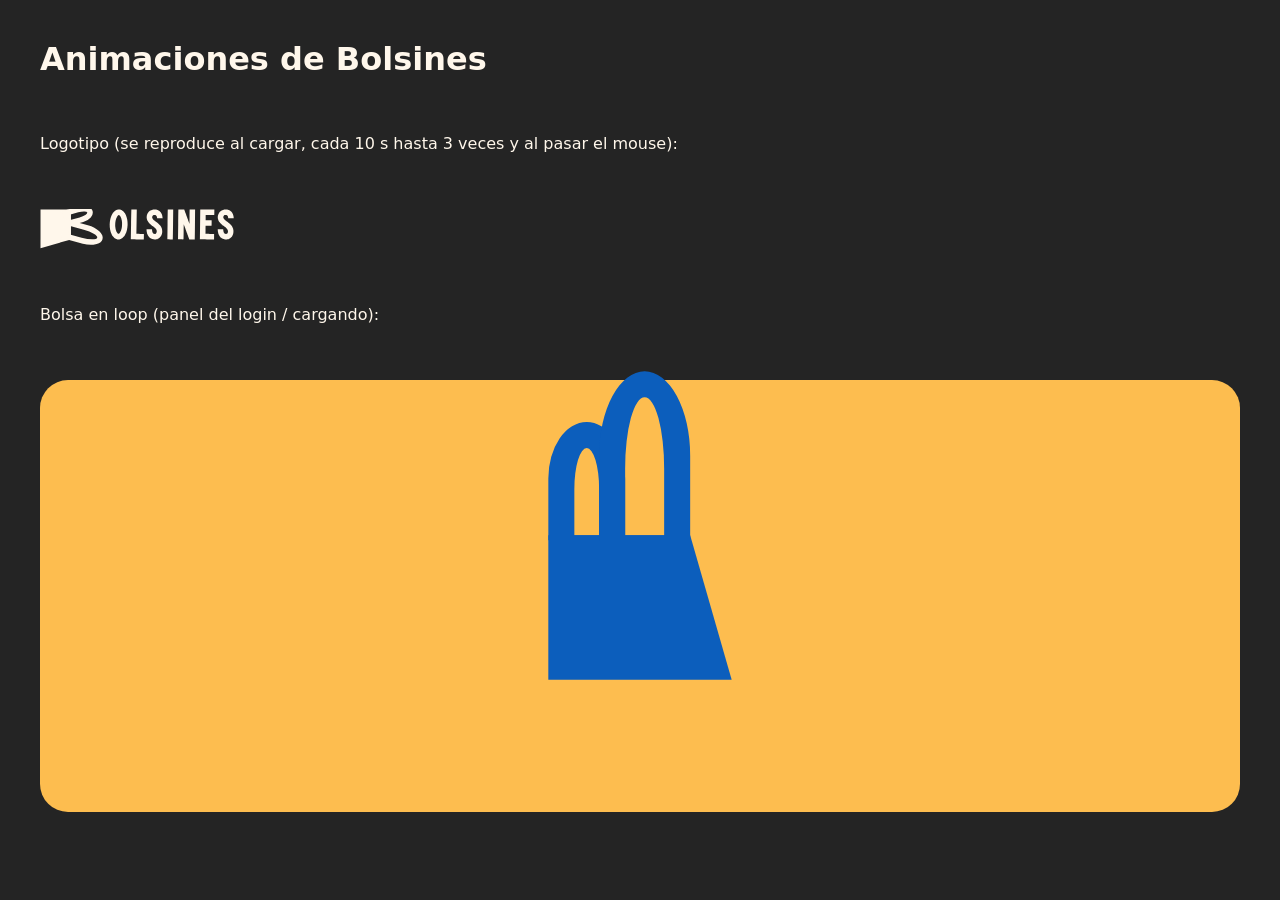
<file: docs/design-system/animaciones/demo.html>
<!doctype html>
<html lang="es" data-theme="oscuro"><head><meta charset="utf-8"><title>Bolsines · animaciones</title>
<link rel="stylesheet" href="../tokens.css">
<style>body{margin:0;padding:40px;background:var(--fondo);color:var(--tinta);font-family:Roboto,system-ui,sans-serif;display:grid;gap:40px}
.panel{background:var(--marca);border-radius:28px;padding:24px;display:flex;justify-content:center}</style></head>
<body>
<h1 style="margin:0">Animaciones de Bolsines</h1>
<p>Logotipo (se reproduce al cargar, cada 10 s hasta 3 veces y al pasar el mouse):</p>
<span data-logo-animado data-color="var(--tinta)" style="display:inline-block;height:40px"></span>
<p>Bolsa en loop (panel del login / cargando):</p>
<div class="panel"><div data-bolsa-animada data-color="var(--sobre-marca)" style="width:620px;height:384px"></div></div>
<script src="logotipo-animado.js"></script>
<script src="bolsa-animada.js"></script>
</body></html>
</file>
<file: docs/design-system/tokens.css>
/* Bolsines — tokens generados desde tokens.json. No editar a mano: cambiar tokens.json. */

:root, [data-theme="oscuro"] {
  --amarillo: #FDBD4F;
  --azul: #0C5EBC;
  --azul-noche: #16324F;
  --crema: #FFF7EB;
  --gris: #242424;
  --celeste: #A8DADC;
  --rojo: #FF4F63;
  --fondo: var(--gris);
  --superficie-vidrio: rgba(36,36,36,.52);
  --superficie-suave: rgba(255,247,235,.06);
  --linea: rgba(255,247,235,.13);
  --tinta: var(--crema);
  --tinta-suave: #D9D3C9;
  --tinta-tenue: #B3ADA3;
  --tinta-debil: #9C978F;
  --acento: var(--amarillo);
  --sobre-acento: var(--gris);
  --sello: var(--amarillo);
  --sobre-sello: var(--gris);
  --marca: var(--amarillo);
  --sobre-marca: var(--azul);
  --sobre-marca-texto: var(--azul-noche);
  --error: #FF7A8A;
  --error-fondo: rgba(255,79,99,.12);
  --ok: #5FD39A;
  --ok-fondo: rgba(95,211,154,.14);
  --info: var(--celeste);
  --mapa-agua: #1C1C1C;
  --mapa-calle: #3A3A3A;
  --mapa-limite: #2E2E2E;
  --velo: rgba(20,20,20,.55);
  --sombra-vidrio: inset 0 1px 0 rgba(255,247,235,.14), 0 24px 60px rgba(0,0,0,.45);
  --sombra-marcador: 0 6px 16px rgba(0,0,0,.45);
  color-scheme: dark;
}

[data-theme="claro"] {
  --amarillo: #FDBD4F;
  --azul: #0C5EBC;
  --azul-noche: #16324F;
  --crema: #FFF7EB;
  --gris: #242424;
  --celeste: #A8DADC;
  --rojo: #FF4F63;
  --fondo: #F3E4C6;
  --superficie-vidrio: rgba(255,249,238,.62);
  --superficie-suave: rgba(22,50,79,.05);
  --linea: rgba(22,50,79,.13);
  --tinta: var(--azul-noche);
  --tinta-suave: #2C4866;
  --tinta-tenue: #4F5B68;
  --tinta-debil: #5F6873;
  --acento: var(--azul);
  --sobre-acento: var(--crema);
  --sello: var(--amarillo);
  --sobre-sello: var(--azul-noche);
  --marca: var(--azul);
  --sobre-marca: var(--amarillo);
  --sobre-marca-texto: var(--crema);
  --error: #B5233A;
  --error-fondo: rgba(201,40,62,.09);
  --ok: #17694A;
  --ok-fondo: rgba(23,105,74,.10);
  --info: var(--azul);
  --mapa-agua: #BFDCD8;
  --mapa-calle: #FCF5E8;
  --mapa-limite: #E0CCA4;
  --velo: rgba(22,50,79,.22);
  --sombra-vidrio: inset 0 1px 0 rgba(255,255,255,.75), 0 24px 60px rgba(22,50,79,.16);
  --sombra-marcador: 0 6px 16px rgba(22,50,79,.25);
  color-scheme: light;
}

:root {
  --space-1: 4px;
  --space-2: 8px;
  --space-3: 12px;
  --space-4: 16px;
  --space-5: 20px;
  --space-6: 24px;
  --space-8: 32px;
  --space-12: 48px;
  --radius-s: 10px;
  --radius-m: 14px;
  --radius-l: 18px;
  --radius-xl: 28px;
  --radius-pill: 999px;
  --vidrio-blur: 22px;
  --vidrio-saturacion: 160%;
  --font-display: "Bebas Neue", "Arial Narrow", sans-serif;
  --font-sans: Roboto, system-ui, sans-serif;
  --font-mono: "Roboto Mono", ui-monospace, monospace;
}

.t-display-xl { font-family: var(--font-display); font-size: 88px; line-height: 0.86; font-weight: 400; letter-spacing: 0.01em; }
.t-display-l { font-family: var(--font-display); font-size: 76px; line-height: 0.85; font-weight: 400; letter-spacing: 0.01em; }
.t-display-m { font-family: var(--font-display); font-size: 44px; line-height: 0.9; font-weight: 400; letter-spacing: 0.02em; }
.t-display-s { font-family: var(--font-display); font-size: 26px; line-height: 1; font-weight: 400; letter-spacing: 0.03em; }
.t-cinta { font-family: var(--font-display); font-size: 18px; line-height: 1; font-weight: 400; letter-spacing: 0.14em; }
.t-titulo { font-family: var(--font-sans); font-size: 20px; line-height: 1.25; font-weight: 700; }
.t-cuerpo { font-family: var(--font-sans); font-size: 15px; line-height: 1.5; font-weight: 400; }
.t-cuerpo-s { font-family: var(--font-sans); font-size: 13px; line-height: 1.5; font-weight: 400; }
.t-boton { font-family: var(--font-sans); font-size: 15px; line-height: 1; font-weight: 700; }
.t-etiqueta { font-family: var(--font-sans); font-size: 12px; line-height: 1.2; font-weight: 500; letter-spacing: 0.1em; }
.t-dato { font-family: var(--font-mono); font-size: 14px; line-height: 1.4; font-weight: 500; }
</file>
<file: docs/design-system/componentes.css>
/* Bolsines — estilos de componentes. Todo valor sale de tokens.css. */
.bol-icono{flex:0 0 auto;display:block}
.bol-vidrio{background:var(--superficie-vidrio);-webkit-backdrop-filter:blur(var(--vidrio-blur)) saturate(var(--vidrio-saturacion));backdrop-filter:blur(var(--vidrio-blur)) saturate(var(--vidrio-saturacion));border:1px solid var(--linea);box-shadow:var(--sombra-vidrio);border-radius:var(--radius-xl);color:var(--tinta)}
.bol-demo-mapa{background-color:var(--fondo);background-image:linear-gradient(115deg,transparent 46%,var(--mapa-calle) 46%,var(--mapa-calle) 47.2%,transparent 47.2%),linear-gradient(20deg,transparent 60%,var(--mapa-calle) 60%,var(--mapa-calle) 61%,transparent 61%),radial-gradient(circle at 30% 40%,var(--azul) 0,transparent 140px),radial-gradient(circle at 75% 70%,var(--amarillo) 0,transparent 110px)}
/* botones */
.bol-boton{height:52px;padding:0 22px;border-radius:var(--radius-pill);border:0;display:inline-flex;align-items:center;justify-content:center;gap:var(--space-2);font-family:var(--font-sans);font-size:15px;font-weight:700;line-height:1;cursor:pointer;transition:transform .12s ease,filter .12s ease}
.bol-boton:hover{filter:brightness(1.06)}.bol-boton:active{transform:scale(.98)}
.bol-boton:focus-visible,.bol-boton-icono:focus-visible,.bol-chip:focus-visible,.bol-item:focus-visible,.bol-marcador:focus-visible,.bol-nav__item:focus-visible,.bol-interruptor:focus-visible{outline:2px solid var(--acento);outline-offset:3px}
.bol-boton--primario{background:var(--sello);color:var(--sobre-sello)}
.bol-boton--marca{background:var(--marca);color:var(--sobre-marca-texto)}
.bol-boton--secundario{background:var(--superficie-suave);color:var(--tinta);border:1px solid var(--linea)}
.bol-boton--fantasma{background:transparent;color:var(--acento);padding:0 12px}
.bol-boton--peligro{background:transparent;color:var(--error);border:1px solid var(--error);height:44px}
.bol-boton--ancho{width:100%}
.bol-boton[disabled]{opacity:.45;cursor:not-allowed}
.bol-boton-icono{width:48px;height:48px;border-radius:var(--radius-pill);border:0;background:transparent;color:var(--tinta-suave);display:inline-flex;align-items:center;justify-content:center;cursor:pointer}
.bol-boton-icono:hover{background:var(--superficie-suave)}
.bol-boton-icono.is-activo{background:var(--acento);color:var(--sobre-acento)}
/* campos */
.bol-campo{display:flex;flex-direction:column;gap:var(--space-2);font-family:var(--font-sans);color:var(--tinta)}
.bol-campo__label{font-size:13px;font-weight:500}
.bol-campo__caja{position:relative;display:flex;align-items:center;height:52px;border-radius:var(--radius-pill);border:1px solid var(--linea);background:var(--superficie-suave);padding:0 20px;gap:var(--space-2)}
.bol-campo__caja:focus-within{border-color:var(--acento);box-shadow:0 0 0 3px color-mix(in srgb,var(--acento) 25%,transparent)}
.bol-campo__caja.is-error{border-color:var(--error)}
.bol-campo__caja.con-accion{padding-right:4px}
.bol-campo__icono{color:var(--tinta-tenue)}
.bol-campo input{flex:1 1 auto;min-width:0;height:100%;border:0;background:transparent;color:var(--tinta);font:inherit;font-size:15px;outline:none}
.bol-campo input::placeholder{color:var(--tinta-debil)}
.bol-campo__ayuda{font-size:13px;color:var(--tinta-tenue)}.bol-campo__error{font-size:13px;color:var(--error)}
/* chips */
.bol-chip{height:34px;padding:0 14px;border-radius:var(--radius-pill);border:1px solid var(--linea);background:transparent;color:var(--tinta-suave);font-family:var(--font-sans);font-size:12px;font-weight:500;cursor:pointer}
.bol-chip.is-activo{background:var(--tinta);color:var(--fondo);border-color:var(--tinta)}
/* barra de navegación */
.bol-nav{display:inline-flex;align-items:center;gap:var(--space-1);padding:8px;border-radius:var(--radius-pill)}
.bol-nav__logo{display:inline-flex;align-items:center;height:48px;padding:0 14px}
.bol-nav__item{height:48px;min-width:48px;border-radius:var(--radius-pill);display:inline-flex;align-items:center;justify-content:center;gap:10px;color:var(--tinta-suave);text-decoration:none;font-family:var(--font-sans);font-size:14px;font-weight:700}
.bol-nav__item:hover{background:var(--superficie-suave)}
.bol-nav--escritorio .bol-nav__item.is-activo{background:var(--acento);color:var(--sobre-acento);padding:0 20px 0 16px}
.bol-nav--movil{display:flex;justify-content:space-around;width:100%;max-width:420px;padding:6px}
.bol-nav--movil .bol-nav__item{flex:1 1 0;flex-direction:column;gap:2px;height:58px;font-size:11px;font-weight:500;border-radius:22px}
.bol-nav--movil .bol-nav__item.is-activo{background:var(--acento);color:var(--sobre-acento)}
/* interruptor */
.bol-interruptor{width:104px;height:52px;border-radius:var(--radius-pill);border:1px solid var(--linea);background:var(--superficie-suave);padding:5px;display:flex;align-items:center;cursor:pointer}
.bol-interruptor__perilla{width:42px;height:42px;border-radius:50%;background:var(--marca);color:var(--sobre-marca);display:inline-flex;align-items:center;justify-content:center;transition:transform .35s cubic-bezier(.3,1.4,.5,1)}
.bol-interruptor.is-claro .bol-interruptor__perilla{transform:translateX(52px)}
/* cinta */
.bol-cinta{height:34px;display:flex;align-items:center;overflow:hidden;white-space:nowrap;background:var(--sello);color:var(--sobre-sello);font-family:var(--font-display);font-size:18px;letter-spacing:.14em;transform:rotate(-2.5deg);margin:0 -20px;box-shadow:0 6px 16px rgba(0,0,0,.3)}
.bol-cinta.is-error{background:var(--rojo)}
/* ítem de bolsín */
.bol-item{width:100%;text-align:left;border:0;background:transparent;color:var(--tinta);border-radius:var(--radius-l);padding:14px 12px;display:flex;align-items:center;gap:14px;cursor:pointer;font-family:var(--font-sans)}
.bol-item:hover{background:var(--superficie-suave)}
.bol-item.is-sel{background:color-mix(in srgb,var(--acento) 14%,transparent)}
.bol-item__icono{width:44px;height:44px;flex:0 0 auto;border-radius:var(--radius-m);display:inline-flex;align-items:center;justify-content:center;background:var(--superficie-suave);color:var(--acento)}
.bol-item.is-sel .bol-item__icono{background:var(--sello);color:var(--sobre-sello)}
.bol-item.is-error .bol-item__icono{background:var(--error-fondo);color:var(--error)}
.bol-item__cuerpo{display:flex;flex-direction:column;gap:2px;flex:1 1 auto;min-width:0}
.bol-item__fila{display:flex;align-items:baseline;justify-content:space-between;gap:8px}
.bol-item__nro{font-family:var(--font-display);font-size:26px;line-height:1;letter-spacing:.03em}
.bol-item__hace{font-size:12px;color:var(--tinta-debil)}.bol-item.is-error .bol-item__hace{color:var(--error)}
.bol-item__destino{font-size:13px;color:var(--tinta-suave)}
.bol-item__precinto{font-family:var(--font-mono);font-size:12px;color:var(--tinta-debil)}
/* trayecto */
.bol-trayecto{display:flex;flex-direction:column;gap:10px;color:var(--tinta)}
.bol-trayecto__nombres{display:flex;justify-content:space-between;font-family:var(--font-display);font-size:20px;letter-spacing:.04em}
.bol-trayecto__pista{position:relative;height:24px}
.bol-trayecto__linea{position:absolute;left:0;right:0;top:11px;border-top:2px dashed var(--linea)}
.bol-trayecto__hecho{position:absolute;left:0;top:10px;height:4px;border-radius:4px;background:var(--acento)}
.bol-trayecto.is-error .bol-trayecto__hecho{background:var(--rojo)}
.bol-trayecto__origen{position:absolute;left:0;top:5px;width:14px;height:14px;border-radius:50%;background:var(--azul);border:2px solid var(--crema)}
.bol-trayecto__destino{position:absolute;right:0;top:5px;width:14px;height:14px;border-radius:50%;border:2px solid var(--info);background:var(--fondo)}
.bol-trayecto__marca{position:absolute;top:-5px;transform:translateX(-50%);width:34px;height:34px;border-radius:11px;background:var(--sello);color:var(--sobre-sello);display:inline-flex;align-items:center;justify-content:center;border:2px solid var(--fondo)}
.bol-trayecto.is-error .bol-trayecto__marca{background:var(--rojo)}
.bol-trayecto__q{font-family:var(--font-display);font-size:22px}
/* marcador del mapa */
.bol-marcador{width:40px;height:40px;border-radius:var(--radius-m);border:2px solid var(--fondo);background:var(--sello);color:var(--sobre-sello);display:inline-flex;align-items:center;justify-content:center;padding:0;box-shadow:var(--sombra-marcador);cursor:pointer;transition:transform .2s ease}
.bol-marcador.is-sel{width:52px;height:52px;border:3px solid var(--acento);box-shadow:0 0 0 10px color-mix(in srgb,var(--sello) 24%,transparent),var(--sombra-marcador)}
/* alerta */
.bol-alerta{display:flex;flex-direction:column;align-items:flex-start;gap:10px;padding:16px;border-radius:var(--radius-l);background:var(--error-fondo);border:1px solid color-mix(in srgb,var(--error) 45%,transparent);font-family:var(--font-sans)}
.bol-alerta__titulo{font-family:var(--font-display);font-weight:400;font-size:24px;letter-spacing:.03em;color:var(--error)}
.bol-alerta__texto{font-size:13px;line-height:1.5;color:var(--tinta)}
/* diálogo */
.bol-velo{position:absolute;inset:0;background:var(--velo);-webkit-backdrop-filter:blur(6px);backdrop-filter:blur(6px);display:flex;align-items:center;justify-content:center;padding:24px}
.bol-dialogo{width:100%;max-width:460px;padding:30px;border-radius:30px;display:flex;flex-direction:column;gap:20px;font-family:var(--font-sans)}
.bol-dialogo__titulo{margin:0;font-family:var(--font-display);font-weight:400;font-size:40px;line-height:.95;letter-spacing:.02em}
.bol-dialogo__acciones{display:flex;flex-wrap:wrap;gap:10px}.bol-dialogo__acciones>*{flex:1 1 140px}
/* aviso */
.bol-aviso{display:inline-flex;align-items:center;gap:12px;padding:10px 10px 10px 18px;border-radius:var(--radius-pill);font-family:var(--font-sans);font-size:14px}
.bol-aviso__punto{width:10px;height:10px;border-radius:50%;background:var(--ok);box-shadow:0 0 0 5px var(--ok-fondo)}
.bol-aviso.is-error .bol-aviso__punto{background:var(--error);box-shadow:0 0 0 5px var(--error-fondo)}
.bol-aviso__cerrar{width:36px;height:36px;border-radius:var(--radius-pill);border:0;background:var(--superficie-suave);color:var(--tinta);display:inline-flex;align-items:center;justify-content:center;cursor:pointer}
@media (prefers-reduced-motion:reduce){.bol-interruptor__perilla,.bol-boton,.bol-marcador{transition:none}}
</file>
